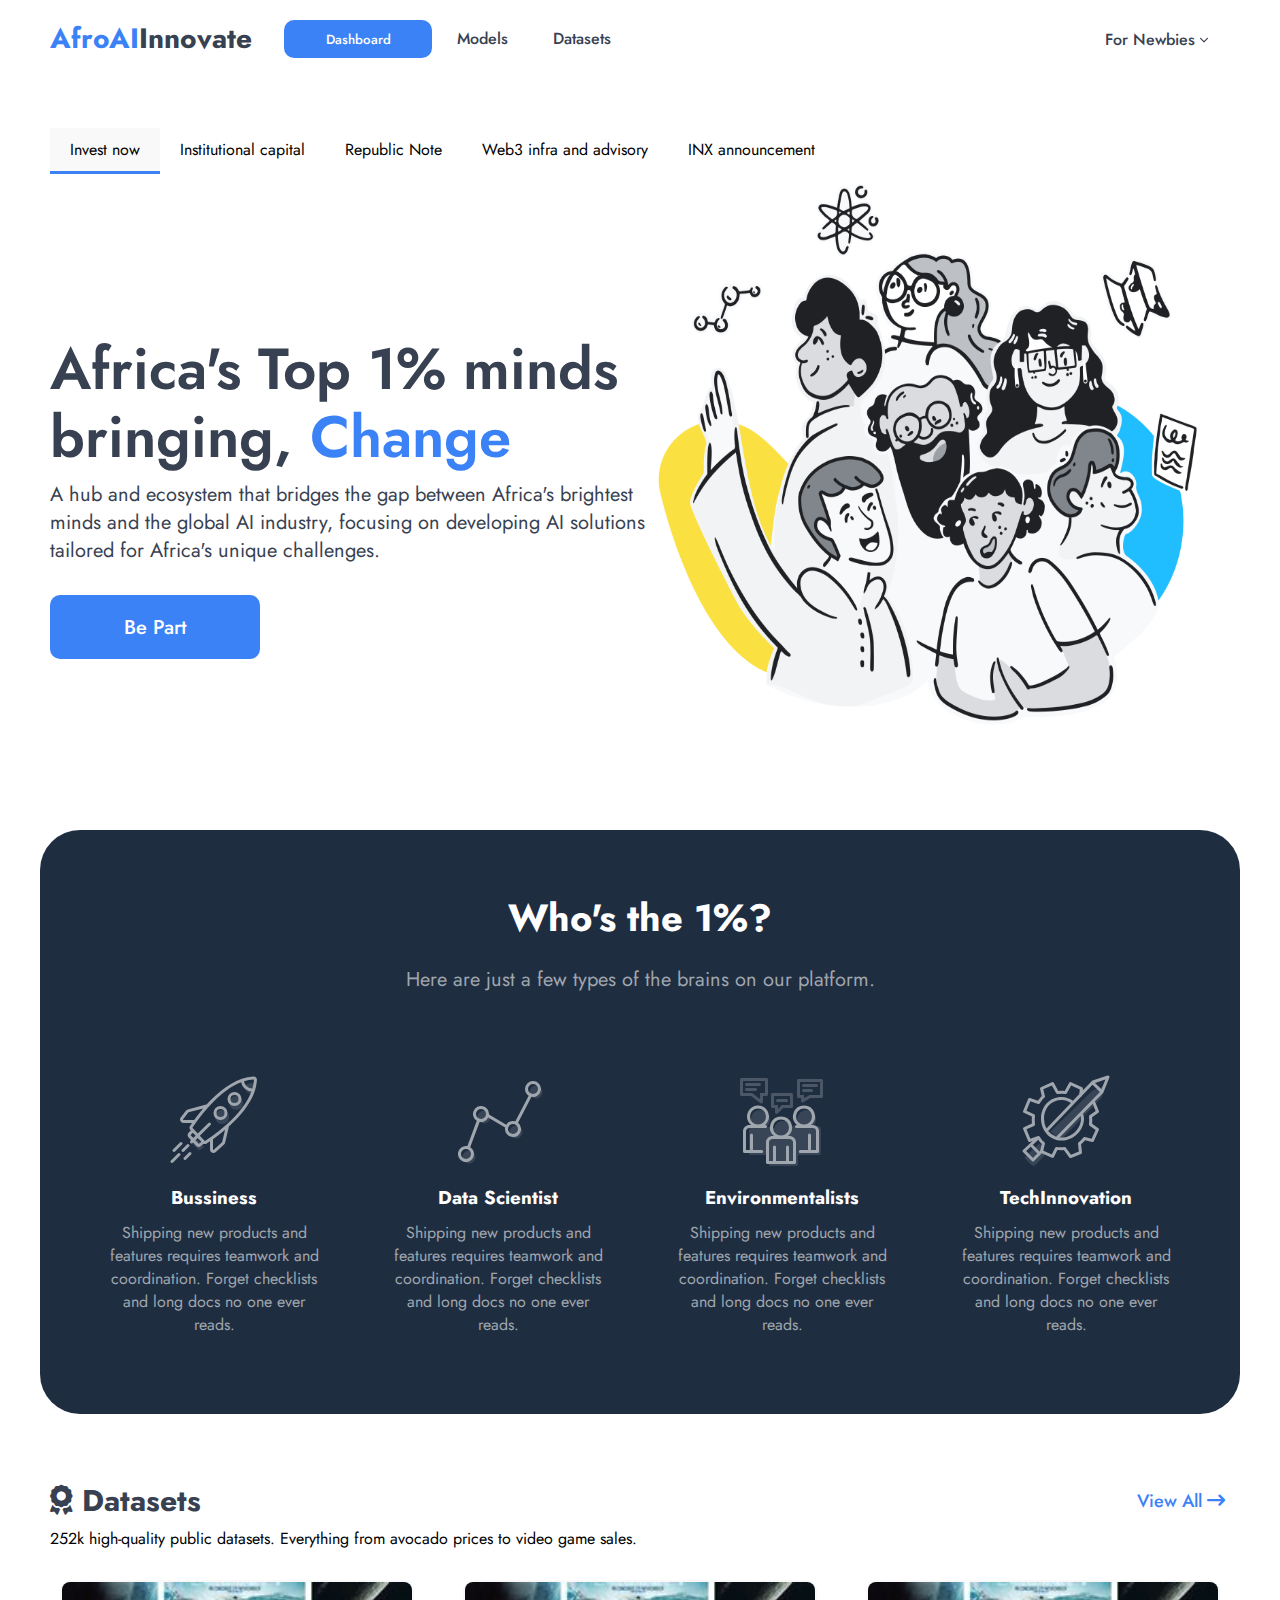
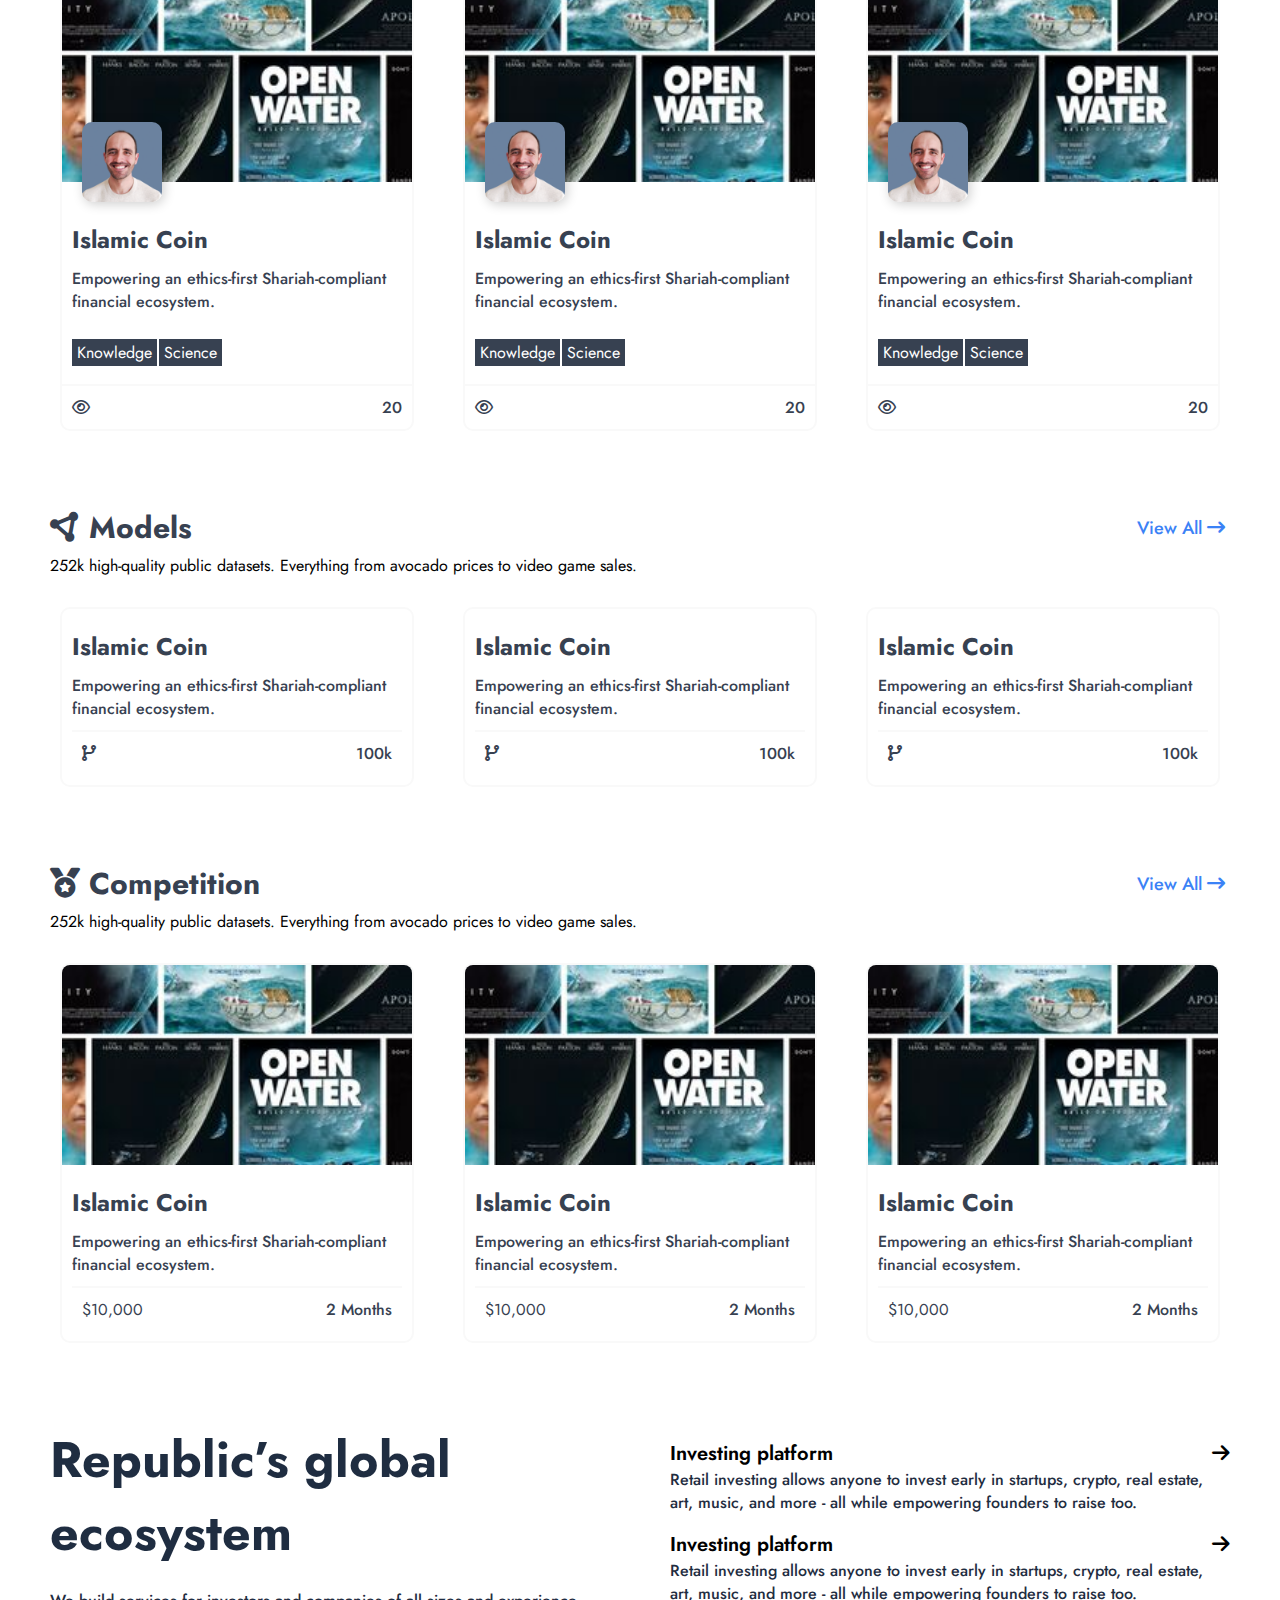
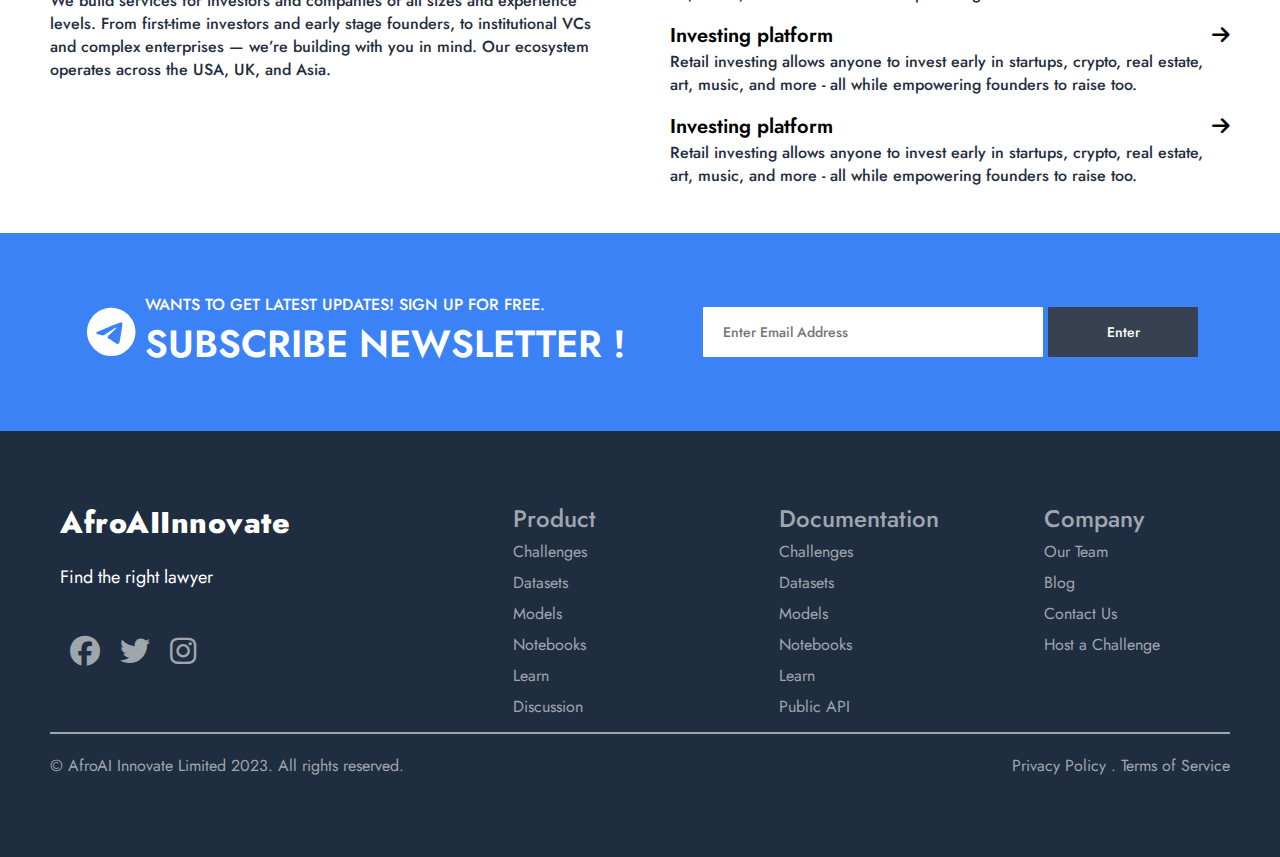
<file: afroaiinnovate/index.html>
<!DOCTYPE html>
<html lang="en">

<head>
    <meta charset="UTF-8">
    <meta name="viewport" content="width=device-width, initial-scale=1.0">

    <!-- == META OG Social Media Ads == -->
    <meta property="og:title" content="AfroAI Innovate" />
    <meta property="og:url" content="https://afroaiinnovate.web.app" />
    <meta property="og:image" content="https://afroaiinnovate.web.app/css/img/Facebook.png" />
    <meta property="og:type" content="website" />
    <meta property="og:desc revealription" content="AfroAI Innovate Upcoming Event" />

    <meta name="twitter:card" content="summary_large_image">
    <meta name="twitter:site" content="@AfroAI Innovate">
    <meta name="twitter:title" content="AfroAI Innovate">
    <meta name="twitter:desc revealription" content="AfroAI Innovate Upcoming Event">
    <meta name="twitter:image" content="https://afroaiinnovate.web.app/css/img/Twitter.png">
    <meta name="twitter:player" content="https://afroaiinnovate.web.app">
    <meta name="twitter:player:width" content="280">
    <meta name="twitter:player:height" content="150">

    <link rel="apple-touch-icon" sizes="180x180" href="css/favicon/apple-touch-icon.png">
    <link rel="icon" type="image/png" sizes="32x32" href="css/favicon/favicon-32x32.png">
    <link rel="icon" type="image/png" sizes="16x16" href="css/favicon/favicon-16x16.png">
    <link rel="manifest" href="css/favicon/site.webmanifest">
    <link rel="mask-icon" href="css/favicon/safari-pinned-tab.svg" color="#5bbad5">
    <link rel="shortcut icon" href="css/favicon/favicon.ico">
    <meta name="msapplication-TileColor" content="#ffffff">
    <meta name="msapplication-config" content="css/favicon/browserconfig.xml">
    <meta name="theme-color" content="#ffffff">

    <title>AfroAI Innovate</title>

    <!-- == Style == -->
    <link rel="stylesheet" href="css/style.css">
    <link rel="stylesheet" href="css/responsive.css">

    <!-- == Fonts == -->
    <link rel="preconnect" href="https://fonts.googleapis.com">
    <link rel="preconnect" href="https://fonts.gstatic.com" crossorigin>
    <link href="https://fonts.googleapis.com/css2?family=Jost:wght@100;200;300;400;500;600;700;800;900&display=swap"
        rel="stylesheet">

    <!-- == Icons == -->
    <link rel="stylesheet" href="https://cdnjs.cloudflare.com/ajax/libs/font-awesome/6.2.0/css/all.min.css"
        crossorigin="anonymous" />
    <script src="https://cdnjs.cloudflare.com/ajax/libs/jquery/2.2.4/jquery.min.js"></script>
    <script src="https://cdnjs.cloudflare.com/ajax/libs/jquery/3.3.1/jquery.min.js"></script>
    
    <!-- ==  == -->

</head>

<body>
    <!-- == Header == -->
        <header>
            <nav>
                <div class="nav-container container">
                    <div class="logo">
                        <a href="index.html">
                            <span class="logo-text-one">AfroAI</span>
                            <span class="logo-text-two">Innovate</span>
                        </a>
                    </div>
                    <div class="links" id="links">
                        <div class="cancel">
                            <span class="cancel-btn"><i class="fas fa-times"></i></span>
                        </div>
                        <div class="menu-item-lf">
                            <button class="find-btn" onclick="location.href='dashboard.html'">Dashboard</button>
                            <a href="dashboard.html">Models</a>
                            <a href="dashboard.html">Datasets</a>
                        </div>
                        <div class="dropdown">
                            <button class="dropbtn">For Newbies <svg xmlns="http://www.w3.org/2000/svg" viewBox="0 0 448 512" fill="currentColor" width="8" class="ml-2 h-3 w-3"><path d="M224 416c-8.188 0-16.38-3.125-22.62-9.375l-192-192c-12.5-12.5-12.5-32.75 0-45.25s32.75-12.5 45.25 0L224 338.8l169.4-169.4c12.5-12.5 32.75-12.5 45.25 0s12.5 32.75 0 45.25l-192 192C240.4 412.9 232.2 416 224 416z"></path></svg></button>
                            <div class="dropdown-content">
                            <div class="dropdown-extras">
                                <div class="drop-extra">
                                    <h4>FOR NEWBIES</h4>
                                    <div class="drop-extra-links">
                                        <a href="#">Marketing services</a>
                                        <a href="#">SEO</a>
                                        <a href="#">Copywriting</a>
                                        <a href="#">Social media management</a>
                                        <a href="#">Google Ads</a>
                                        <a href="#">Legal board</a>
                                    </div>
                                </div>
                                <div class="drop-extra">
                                    <h4>MEMBERSHIP</h4>
                                    <div class="drop-extra-links">
                                        <a href="#">How it works</a>
                                        <a href="#">Pricing</a>
                                        <div class="drop-extras-btns">
                                            <button class="login" onclick="location.href='login.html'">Login</button>
                                            <span>or</span>
                                            <button class="register" onclick="location.href='register.html'">Register</button>
                                        </div>
                                    </div>
                                </div>
                            </div>
                            </div>
                        </div>
                    </div>
                    <div class="menu-bar">
                        <span class="menu-btn">
                            <svg xmlns="http://www.w3.org/2000/svg" width="42" height="42" viewBox="0 0 42 42" fill="none">
                                <g clip-path="url(#clip0_302_221)">
                                    <path fill-rule="evenodd" clip-rule="evenodd"
                                        d="M0 9.84375C0 9.32161 0.207421 8.82085 0.576634 8.45163C0.945846 8.08242 1.44661 7.875 1.96875 7.875H40.0312C40.5534 7.875 41.0542 8.08242 41.4234 8.45163C41.7926 8.82085 42 9.32161 42 9.84375C42 10.3659 41.7926 10.8667 41.4234 11.2359C41.0542 11.6051 40.5534 11.8125 40.0312 11.8125H1.96875C1.44661 11.8125 0.945846 11.6051 0.576634 11.2359C0.207421 10.8667 0 10.3659 0 9.84375ZM0 21C0 20.4779 0.207421 19.9771 0.576634 19.6079C0.945846 19.2387 1.44661 19.0312 1.96875 19.0312H40.0312C40.5534 19.0312 41.0542 19.2387 41.4234 19.6079C41.7926 19.9771 42 20.4779 42 21C42 21.5221 41.7926 22.0229 41.4234 22.3921C41.0542 22.7613 40.5534 22.9688 40.0312 22.9688H1.96875C1.44661 22.9688 0.945846 22.7613 0.576634 22.3921C0.207421 22.0229 0 21.5221 0 21ZM1.96875 30.1875C1.44661 30.1875 0.945846 30.3949 0.576634 30.7641C0.207421 31.1333 0 31.6341 0 32.1562C0 32.6784 0.207421 33.1792 0.576634 33.5484C0.945846 33.9176 1.44661 34.125 1.96875 34.125H40.0312C40.5534 34.125 41.0542 33.9176 41.4234 33.5484C41.7926 33.1792 42 32.6784 42 32.1562C42 31.6341 41.7926 31.1333 41.4234 30.7641C41.0542 30.3949 40.5534 30.1875 40.0312 30.1875H1.96875Z"
                                        fill="black" />
                                </g>
                                <defs>
                                    <clipPath id="clip0_302_221">
                                        <rect width="42" height="42" fill="white" />
                                    </clipPath>
                                </defs>
                            </svg>
                        </span>
                    </div>
                </div>
            </nav>
        </header>
    <!-- == || Header == -->

    <!-- == Main == -->
        <main>
            <section class="banner">
                <div class="banner-container container">
                    <div class="tab-container">
                        <div class="tab">Invest now</div>
                        <div class="tab">Institutional capital</div>
                        <div class="tab">Republic Note</div>
                        <div class="tab">Web3 infra and advisory</div>
                        <div class="tab">INX announcement</div>
                    </div>
                    <div class="content-container">
                        <div class="tab-content">
                            <div class="tab-content-container">
                                <div class="bn-text">
                                    <div class="bn-txt-holder">
                                        <h1>Africa's Top 1% minds bringing, <span id="changing-text"></span></h1>
                                        <p>A hub and ecosystem that bridges the gap between Africa's brightest minds and the global AI industry, focusing on developing AI solutions tailored for Africa's unique challenges.</p>
                                        <div class="bn-btns">
                                            <button class="find-btn">Be Part</button>
                                        </div>
                                    </div>
                                </div>
                                <div class="bn-img">
                                    <img src="css/img/hero-illo@3x.png" alt="Lawyers">
                                </div>
                            </div>
                        </div>
                        <div class="tab-content">
                            <div class="tab-content-container">
                                <div class="bn-text">
                                    <div class="bn-txt-holder">
                                        <h1>Africa's Top 2% minds bringing, <span id="changing-text"></span></h1>
                                        <p>A hub and ecosystem that bridges the gap between Africa's brightest minds and the global AI industry, focusing on developing AI solutions tailored for Africa's unique challenges.</p>
                                        <div class="bn-btns">
                                            <button class="find-btn">Be Part</button>
                                        </div>
                                    </div>
                                </div>
                                <div class="bn-img">
                                    <img src="css/img/hero-illo@3x.png" alt="Lawyers">
                                </div>
                            </div>
                        </div>
                        <div class="tab-content">
                            <div class="tab-content-container">
                                <div class="bn-text">
                                    <div class="bn-txt-holder">
                                        <h1>Africa's Top 3% minds bringing, <span id="changing-text"></span></h1>
                                        <p>A hub and ecosystem that bridges the gap between Africa's brightest minds and the global AI industry, focusing on developing AI solutions tailored for Africa's unique challenges.</p>
                                        <div class="bn-btns">
                                            <button class="find-btn">Be Part</button>
                                        </div>
                                    </div>
                                </div>
                                <div class="bn-img">
                                    <img src="css/img/hero-illo@3x.png" alt="Lawyers">
                                </div>
                            </div>
                        </div>
                        <div class="tab-content">
                            <div class="tab-content-container">
                                <div class="bn-text">
                                    <div class="bn-txt-holder">
                                        <h1>Africa's Top 4% minds bringing, <span id="changing-text"></span></h1>
                                        <p>A hub and ecosystem that bridges the gap between Africa's brightest minds and the global AI industry, focusing on developing AI solutions tailored for Africa's unique challenges.</p>
                                        <div class="bn-btns">
                                            <button class="find-btn">Be Part</button>
                                        </div>
                                    </div>
                                </div>
                                <div class="bn-img">
                                    <img src="css/img/hero-illo@3x.png" alt="Lawyers">
                                </div>
                            </div>
                        </div>
                        <div class="tab-content">
                            <div class="tab-content-container">
                                <div class="bn-text">
                                    <div class="bn-txt-holder">
                                        <h1>Africa's Top 5% minds bringing, <span id="changing-text"></span></h1>
                                        <p>A hub and ecosystem that bridges the gap between Africa's brightest minds and the global AI industry, focusing on developing AI solutions tailored for Africa's unique challenges.</p>
                                        <div class="bn-btns">
                                            <button class="find-btn">Be Part</button>
                                        </div>
                                    </div>
                                </div>
                                <div class="bn-img">
                                    <img src="css/img/hero-illo@3x.png" alt="Lawyers">
                                </div>
                            </div>
                        </div>
                    </div>
                </div>
                <script>
                    document.addEventListener("DOMContentLoaded", function () {
                        // Get all tab elements and tab content elements
                        const tabs = document.querySelectorAll(".tab");
                        const tabContents = document.querySelectorAll(".tab-content");
                    
                        // Add click event listeners to each tab
                        tabs.forEach((tab, index) => {
                            tab.addEventListener("click", () => {
                                // Hide all tab content elements
                                tabContents.forEach((content) => {
                                    content.style.display = "none";
                                });
                    
                                // Show the selected tab content
                                tabContents[index].style.display = "block";
                    
                                // Remove the "active" class from all tabs
                                tabs.forEach((t) => {
                                    t.classList.remove("active");
                                });
                    
                                // Add the "active" class to the clicked tab
                                tab.classList.add("active");
                            });
                        });
                    
                        // Show the content of the first tab by default
                        tabContents[0].style.display = "block";
                        tabs[0].classList.add("active");
                    });
                </script>
            </section>
            <section class="community-talent">
                <div class="community-talent-contain container">
                    <div class="ctc-head">
                        <h2>Who's the <span>1%</span>?</h2>
                        <p>Here are just a few types of the brains on our platform.</p>
                    </div>
                    <div class="ctc-content">
                        <div class="ctc-card">
                            <div class="svg-logo">
                                <svg aria-hidden="true" class="fc-black-300 mb0 mx32 svg-spot spotRocketLg" width="96" height="96" viewBox="0 0 96 96"><path d="M78.2 14.36a1.73 1.73 0 0 1 1.27-1.85 37.5 37.5 0 0 1 7.66-1.5c1.09-.09 1.98.8 1.9 1.89-.21 2.6-.79 5.19-1.56 7.8a1.71 1.71 0 0 1-1.66 1.28c-4.27-.16-7.08-3.56-7.62-7.62ZM34.55 77.77l3.55-2.84-10-11-3.36 2.69c-.89.7-1 2.02-.23 2.86l7.34 8.08c.7.77 1.88.86 2.7.21ZM70.1 37.93a7 7 0 1 0 0-14 7 7 0 0 0 0 14Zm-7 7a7 7 0 1 1-14 0 7 7 0 0 1 14 0Z" opacity=".2"></path><path d="M75.5 27a7 7 0 1 1-14 0 7 7 0 0 1 14 0Zm-7 4a4 4 0 1 0 0-8 4 4 0 0 0 0 8Zm-14 17a7 7 0 1 0 0-14 7 7 0 0 0 0 14Zm4-7a4 4 0 1 1-8 0 4 4 0 0 1 8 0ZM27.21 70.41l2.93 3.23a3.47 3.47 0 0 0 4.74.37l2.82-2.25c.95.34 2.03.25 2.95-.33.8-.51 1.95-1.26 3.35-2.2v8.29c0 3.02 3.6 4.6 5.82 2.56l8.25-7.56a3.5 3.5 0 0 0 1.03-1.77l3.84-16.33c1.7-1.53 3.4-3.13 5.08-4.8 11.26-11.2 22.04-25.83 22.92-41.56a3.32 3.32 0 0 0-3.5-3.5c-15.71.86-30.38 11.47-41.59 22.54a161.7 161.7 0 0 0-5.19 5.4 1.5 1.5 0 0 0-.54.05l-18.35 4.83c-.74.2-1.4.63-1.87 1.25l-5.18 6.8A3.47 3.47 0 0 0 17.48 51H26c-.83 1.21-1.5 2.2-1.95 2.92a3.42 3.42 0 0 0 .38 4.2l.4.43-2.06 2.06a3.47 3.47 0 0 0-.11 4.79l2.53 2.79-.75.75a1.5 1.5 0 0 0 2.12 2.12l.65-.65ZM87.95 7.9c-.17 2.9-.7 5.78-1.53 8.61a9.21 9.21 0 0 1-5.8-2.27 7.13 7.13 0 0 1-2.6-4.88 39.23 39.23 0 0 1 9.59-1.8c.2 0 .35.15.34.34ZM47.96 29.24c7.87-7.77 17.2-15.02 27.15-18.87a10.32 10.32 0 0 0 3.54 6.13 12.33 12.33 0 0 0 6.8 2.95c-3.8 10.29-11.39 19.93-19.54 28.03A169.1 169.1 0 0 1 39.04 68.9c-.15.1-.37.08-.53-.09l-4.68-5.02 10.73-10.73a1.5 1.5 0 0 0-2.12-2.12L31.78 61.6l-5.16-5.53a.42.42 0 0 1-.06-.52 167.03 167.03 0 0 1 21.4-26.31Zm-18.3 34.48-2.35 2.35-2.43-2.69a.47.47 0 0 1 .01-.65l1.99-1.99 2.78 2.98Zm-.33 4.57 2.37-2.37 3.64 3.89L33 71.67a.47.47 0 0 1-.65-.05l-3.03-3.33ZM47 67.15c3.38-2.4 7.6-5.56 12.06-9.34l-2.88 12.25a.47.47 0 0 1-.14.24l-8.25 7.56a.47.47 0 0 1-.79-.34V67.15Zm-9.8-30.73A177.28 177.28 0 0 0 28.11 48H17.48a.47.47 0 0 1-.37-.76l5.17-6.8a.47.47 0 0 1 .26-.16l14.67-3.86ZM14.06 81.44a1.5 1.5 0 0 1 0 2.12l-7 7a1.5 1.5 0 0 1-2.12-2.12l7-7a1.5 1.5 0 0 1 2.12 0Zm9-6.88a1.5 1.5 0 0 0-2.12-2.12l-5 5a1.5 1.5 0 0 0 2.12 2.12l5-5Zm-7-4.12a1.5 1.5 0 0 1 0 2.12l-7 7a1.5 1.5 0 0 1-2.12-2.12l7-7a1.5 1.5 0 0 1 2.12 0Zm9 12.12a1.5 1.5 0 0 0-2.12-2.12l-5 5a1.5 1.5 0 0 0 2.12 2.12l5-5Z"></path></svg>
                            </div>
                            <h3>Bussiness</h3>
                            <p class="hidden-paragraph">Shipping new products and features requires teamwork and coordination. Forget checklists and long docs no one ever reads.</p>
                        </div>
                        <div class="ctc-card">
                            <div class="svg-logo">
                                <svg aria-hidden="true" class="fc-black-300 mb0 mx32 svg-spot spotMetricsLg" width="96" height="96" viewBox="0 0 96 96"><path d="M86 26.5a6.5 6.5 0 1 0 0-13 6.5 6.5 0 0 0 0 13Zm-52 25a6.5 6.5 0 1 0 0-13 6.5 6.5 0 0 0 0 13Zm-15 40a6.5 6.5 0 1 0 0-13 6.5 6.5 0 0 0 0 13ZM72.5 60a6.5 6.5 0 1 1-13 0 6.5 6.5 0 0 1 13 0Z" opacity=".2"></path><path d="M75 17a8 8 0 1 1 6.49 7.86L68.04 50.79A7.98 7.98 0 0 1 63 65a8 8 0 0 1-7.85-9.55l-17-9.84a8 8 0 0 1-8.56 4.27L20.21 75.2a8 8 0 1 1-2.8-1.08l9.38-25.32a8 8 0 1 1 12.19-6.18l17.3 10.02a8 8 0 0 1 9.12-3.27l13.29-25.63A8 8 0 0 1 75 17Zm8-5a5 5 0 1 0 0 10 5 5 0 0 0 0-10ZM31 37a5 5 0 1 0 0 10 5 5 0 0 0 0-10ZM16 77a5 5 0 1 0 0 10 5 5 0 0 0 0-10Zm42-20a5 5 0 1 0 10 0 5 5 0 0 0-10 0Z"></path></svg>
                            </div>
                            <h3>Data Scientist</h3>
                            <p class="hidden-paragraph">Shipping new products and features requires teamwork and coordination. Forget checklists and long docs no one ever reads.</p>
                        </div>
                        <div class="ctc-card">
                            <div class="svg-logo">
                                <svg aria-hidden="true" class="fc-black-300 mb0 mx32 svg-spot spotPeopleLg" width="96" height="96" viewBox="0 0 96 96"><path d="M36 47.5a9.48 9.48 0 0 1-3.67 7.5h5.76a1 1 0 0 1 .7.29l1.39 1.36A9.5 9.5 0 0 1 57.87 54h7.7a9.5 9.5 0 1 1 13.86 0H83a4 4 0 0 1 4 4v23a2 2 0 0 1-2 2H64v10a1 1 0 0 1-1 1H36a1 1 0 0 1-1-1V83H16a1 1 0 0 1-1-1V59a4 4 0 0 1 4-4h1.67a9.48 9.48 0 0 1 5.83-17 9.5 9.5 0 0 1 9.5 9.5Z" opacity=".2"></path><path d="M13 44.5A11 11 0 1 1 30.98 53h.52a1.5 1.5 0 0 1 0 3H15.54C13.5 56 12 57.54 12 59.21V78h4.38a1.5 1.5 0 0 1-.38-1V63a1.5 1.5 0 0 1 3 0v14c0 .38-.14.73-.38 1h9.06a1.5 1.5 0 0 1 0 3H10.5A1.5 1.5 0 0 1 9 79.5V59.21c0-3.5 3.03-6.21 6.54-6.21h1.48A10.98 10.98 0 0 1 13 44.5Zm11-8a8 8 0 1 0 0 16 8 8 0 0 0 0-16Zm23 8A11 11 0 0 0 40.02 64h-1.33C35.12 64 32 66.73 32 70.3v20.2c0 .83.67 1.5 1.5 1.5h27c.83 0 1.5-.67 1.5-1.5V70.3c0-3.57-3.12-6.3-6.7-6.3h-1.32A11 11 0 0 0 47 44.5Zm-8 11a8 8 0 1 1 16 0 8 8 0 0 1-16 0Zm-4 14.8c0-1.7 1.55-3.3 3.7-3.3h16.6c2.15 0 3.7 1.6 3.7 3.3V89h-4V75a1.5 1.5 0 0 0-3 0v14H42V75a1.5 1.5 0 0 0-3 0v14h-4V70.3Zm35-36.8A11 11 0 0 1 76.98 53h1.7A6.28 6.28 0 0 1 85 59.21V79.5c0 .83-.67 1.5-1.5 1.5H66.32a1.5 1.5 0 0 1 0-3h8.06a1.5 1.5 0 0 1-.38-1V63a1.5 1.5 0 0 1 3 0v14c0 .38-.14.73-.38 1H82V59.21A3.28 3.28 0 0 0 78.68 56H62.5a1.5 1.5 0 0 1 0-3h.52A11 11 0 0 1 70 33.5Zm8 11a8 8 0 1 0-16 0 8 8 0 0 0 16 0Z"></path><path d="M12.5 11a1.5 1.5 0 0 0 0 3h13a1.5 1.5 0 0 0 0-3h-13ZM11 17.5c0-.83.67-1.5 1.5-1.5h9a1.5 1.5 0 0 1 0 3h-9a1.5 1.5 0 0 1-1.5-1.5Zm-5-10C6 6.67 6.67 6 7.5 6h25c.83 0 1.5.67 1.5 1.5v15c0 .83-.67 1.5-1.5 1.5H29v6a1.5 1.5 0 0 1-2.4 1.2L17 24H7.5A1.5 1.5 0 0 1 6 22.5v-15ZM9 9v12h8.5c.32 0 .64.1.9.3L26 27v-6h5V9H9Zm60.5 3a1.5 1.5 0 0 0 0 3h13a1.5 1.5 0 0 0 0-3h-13ZM68 18.5c0-.83.67-1.5 1.5-1.5h8a1.5 1.5 0 0 1 0 3h-8a1.5 1.5 0 0 1-1.5-1.5ZM87.5 7c.83 0 1.5.67 1.5 1.5v16c0 .83-.67 1.5-1.5 1.5H76.42l-7.15 4.29A1.5 1.5 0 0 1 67 29v-3h-2.5a1.5 1.5 0 0 1-1.5-1.5v-16c0-.83.67-1.5 1.5-1.5h23ZM86 23V10H66v13h4v3.35l5.23-3.14c.23-.14.5-.21.77-.21h10Zm-42.5 4a1.5 1.5 0 0 0 0 3h9a1.5 1.5 0 0 0 0-3h-9ZM59 22.5c0-.83-.67-1.5-1.5-1.5h-19c-.83 0-1.5.67-1.5 1.5v12c0 .83.67 1.5 1.5 1.5H41v4.5a1.5 1.5 0 0 0 2.56 1.06L49.12 36h8.38c.83 0 1.5-.67 1.5-1.5v-12ZM40 24h16v9h-8.12L44 36.88V33h-4v-9Z" opacity=".35"></path></svg>
                            </div>
                            <h3>Environmentalists</h3>
                            <p class="hidden-paragraph">Shipping new products and features requires teamwork and coordination. Forget checklists and long docs no one ever reads.</p>
                        </div>
                        <div class="ctc-card">
                            <div class="svg-logo">
                                <svg aria-hidden="true" class="fc-black-300 mb0 mx32 svg-spot spotTechnicalWritingLg" width="96" height="96" viewBox="0 0 96 96"><path d="M33.3 60.21a1 1 0 0 1-.04-1.46l41.1-40.1a1 1 0 0 1 .33-.22l10.83-4.17a1 1 0 0 1 1.31 1.25l-3.26 9.78a1 1 0 0 1-.22.37L43.17 67.8a1 1 0 0 1-1.4.05l-8.48-7.64Zm-9.19 19.02a1 1 0 0 0 .38.98l2.12 1.61a1 1 0 0 1 .11 1.49l-9.1 9.48a3 3 0 0 1-4.29.04l-5.1-5.1a3 3 0 0 1 .11-4.35l12.5-11.28a1 1 0 0 1 1.33-.01l2.38 2.08a1 1 0 0 1 .33.94l-.77 4.12Z" opacity=".2"></path><path d="M91.4 5.56a1.5 1.5 0 0 0-1.87-1.98l-15 5c-.24.07-.44.2-.61.38l-9.2 9.6.26-1.85a1.5 1.5 0 0 0-.86-1.58l-11-5a1.5 1.5 0 0 0-1.93.64l-4.51 8.12c-2.16-.21-4.27-.2-6.35 0l-4.52-8.12a1.5 1.5 0 0 0-1.93-.64l-11 5a1.5 1.5 0 0 0-.84 1.73l1.77 7.06c-.9.76-1.6 1.62-2.22 2.46-.32.44-.63.9-.93 1.33v.01a245.75 245.75 0 0 1-.71 1.01l-7.98-2.65a1.5 1.5 0 0 0-1.85.84l-5 12a1.5 1.5 0 0 0 .77 1.95l8 3.56c-.2 2.27-.2 4.93 0 7.14l-8 3.56a1.5 1.5 0 0 0-.77 1.95l5 12a1.5 1.5 0 0 0 1.85.84l2.58-.86-9.57 8.84a1.5 1.5 0 0 0-.04 2.16l9 9a1.5 1.5 0 0 0 2.12 0l7.77-7.76 10.05 4.57c.73.33 1.6.02 1.96-.7l3.53-7.06c2.19.22 4.34.2 6.45-.02l5.48 7.31c.4.54 1.13.74 1.76.5l10-4c.62-.26 1-.9.93-1.57l-.9-8.13a21 21 0 0 0 3.99-4.01l7.06 1.77a1.5 1.5 0 0 0 1.73-.84l5-11a1.5 1.5 0 0 0-.5-1.84L74.1 51.8c.24-2.24.22-4.44 0-6.6l6.28-4.48c.57-.4.78-1.15.52-1.8l-3.59-8.64a1.5 1.5 0 0 0-.58-.7l8.35-8.53c.14-.14.25-.3.32-.5l6-15ZM20.01 68.1c.1-.09.18-.19.25-.3 1 1.46 2.1 2.94 3.55 4.24l-1.67 6.7-.65.64-5.94-5.94a1.5 1.5 0 0 0-.86-.43l5.32-4.9ZM13 74.58c.02.36.17.7.44.98l5.94 5.94L15 85.88l-6.84-6.84L13 74.58Zm12.34 3.74 1.62-6.46a1.5 1.5 0 0 0-.53-1.54c-1.7-1.33-2.8-2.93-4.13-4.86l-.57-.82a1.5 1.5 0 0 0-1.7-.56l-7.68 2.56-3.9-9.36 7.66-3.4c.6-.28.96-.91.88-1.57a37.6 37.6 0 0 1 0-8.61 1.5 1.5 0 0 0-.88-1.57l-7.66-3.4 3.9-9.37 7.68 2.56c.6.2 1.26 0 1.65-.5.45-.57.86-1.15 1.24-1.7l.22-.32.87-1.24a10.1 10.1 0 0 1 2.35-2.43c.5-.36.75-.99.6-1.6l-1.7-6.78 8.6-3.91 4.33 7.79c.3.53.89.84 1.5.76a29.4 29.4 0 0 1 7.61 0 1.5 1.5 0 0 0 1.51-.76l4.33-7.8 8.72 3.97-.7 4.87-6.23 6.5a14.06 14.06 0 0 0-4.86-2.61A21.77 21.77 0 0 0 43.5 25C31.49 25 23 34.69 23 46.5c0 11.76 8.53 22.1 20.6 22.1C55.47 68.6 66 58.44 66 46.5a10.2 10.2 0 0 0-1.14-4.65l-.02-.02a4.72 4.72 0 0 0-.03-.06l9.84-10.06 3 7.26-6.02 4.3A1.5 1.5 0 0 0 71 44.7c.32 2.5.35 5.04 0 7.61-.07.55.17 1.1.62 1.42l6 4.28-3.98 8.74-6.79-1.7a1.5 1.5 0 0 0-1.54.53c-1.66 2.12-2.65 3.29-4.68 4.7-.45.31-.7.85-.63 1.4l.87 7.86L53 82.69l-5.31-7.08a1.5 1.5 0 0 0-1.39-.59c-2.5.32-5.04.35-7.61 0a1.5 1.5 0 0 0-1.54.82l-3.36 6.7-8.32-3.78a1.5 1.5 0 0 0-.14-.43Zm37.38-53.34a1.5 1.5 0 0 0 1.26-1.27l.01-.06 10.54-11 7.36 7.36-43.73 44.7a17.18 17.18 0 0 1-8-5.76l32.56-33.97ZM49.1 29c1.62.55 2.93 1.23 3.74 1.94L28.47 56.38A20.59 20.59 0 0 1 26 46.5C26 36.14 33.34 28 43.5 28c1.58 0 3.68.35 5.61 1Zm-5.52 36.6c-.67 0-1.34-.04-1.99-.11l20.96-21.43.02.04v.02c.21.59.42 1.42.42 2.38 0 10.23-9.12 19.1-19.4 19.1Zm39.86-48.27-6.42-6.42L87.4 7.45l-3.96 9.88Z"></path></svg>
                            </div>
                            <h3>TechInnovation</h3>
                            <p class="hidden-paragraph">Shipping new products and features requires teamwork and coordination. Forget checklists and long docs no one ever reads.</p>
                        </div>
                    </div>
                </div>
            </section>
            <section class="updates">
                <div class="updates-contain container">
                    <div class="updates-top">
                        <div class="updates-head-top">
                            <h2><i class="fa-solid fa-award"></i> Datasets</h2>
                            <a href="#">View All <i class="fa-solid fa-arrow-right-long"></i></a>
                        </div>
                        <p>252k high-quality public datasets. Everything from avocado prices to video game sales.</p>
                    </div>
                    <div class="updates-btm">
                        <a href="single_challenge.html" class="update-card">
                            <div class="card-image">
                                <img src="css/img/topic image.jpg" alt="AfroAIInnovate">
                            </div>
                            <div class="card-text">
                                <div class="logo-image">
                                    <img src="css/img/profile image.png" alt="AfroAIInnovate">
                                </div>
                                <div class="info-text">
                                    <h2>Islamic Coin</h2>
                                    <p>Empowering an ethics-first Shariah-compliant financial ecosystem.</p>
                                </div>
                                <div class="card-tags">
                                    <span>Knowledge</span>
                                    <span>Science</span>
                                </div>
                            </div>
                            <div class="status-text">
                                <span><i class="fa-regular fa-eye"></i></span>
                                <span>20</span>
                            </div>
                        </a>
                        <a href="single_challenge.html" class="update-card">
                            <div class="card-image">
                                <img src="css/img/topic image.jpg" alt="AfroAIInnovate">
                            </div>
                            <div class="card-text">
                                <div class="logo-image">
                                    <img src="css/img/profile image.png" alt="AfroAIInnovate">
                                </div>
                                <div class="info-text">
                                    <h2>Islamic Coin</h2>
                                    <p>Empowering an ethics-first Shariah-compliant financial ecosystem.</p>
                                </div>
                                <div class="card-tags">
                                    <span>Knowledge</span>
                                    <span>Science</span>
                                </div>
                            </div>
                            <div class="status-text">
                                <span><i class="fa-regular fa-eye"></i></span>
                                <span>20</span>
                            </div>
                        </a>
                        <a href="single_challenge.html" class="update-card">
                            <div class="card-image">
                                <img src="css/img/topic image.jpg" alt="AfroAIInnovate">
                            </div>
                            <div class="card-text">
                                <div class="logo-image">
                                    <img src="css/img/profile image.png" alt="AfroAIInnovate">
                                </div>
                                <div class="info-text">
                                    <h2>Islamic Coin</h2>
                                    <p>Empowering an ethics-first Shariah-compliant financial ecosystem.</p>
                                </div>
                                <div class="card-tags">
                                    <span>Knowledge</span>
                                    <span>Science</span>
                                </div>
                            </div>
                            <div class="status-text">
                                <span><i class="fa-regular fa-eye"></i></span>
                                <span>20</span>
                            </div>
                        </a>
                    </div>
                </div>
            </section>
            <section class="updates">
                <div class="updates-contain container">
                    <div class="updates-top">
                        <div class="updates-head-top">
                            <h2><i class="fa-solid fa-circle-nodes"></i> Models</h2>
                            <a href="#">View All <i class="fa-solid fa-arrow-right-long"></i></a>
                        </div>
                        <p>252k high-quality public datasets. Everything from avocado prices to video game sales.</p>
                    </div>
                    <div class="updates-btm">
                        <a href="single_challenge.html" class="update-card model">
                            <div class="card-text">
                                <div class="info-text">
                                    <h2>Islamic Coin</h2>
                                    <p>Empowering an ethics-first Shariah-compliant financial ecosystem.</p>
                                </div>
                                <div class="status-text">
                                    <span><i class="fa-solid fa-code-branch"></i></span>
                                    <span>100k</span>
                                </div>
                            </div>
                        </a>
                        <a href="single_challenge.html" class="update-card model">
                            <div class="card-text">
                                <div class="info-text">
                                    <h2>Islamic Coin</h2>
                                    <p>Empowering an ethics-first Shariah-compliant financial ecosystem.</p>
                                </div>
                                <div class="status-text">
                                    <span><i class="fa-solid fa-code-branch"></i></span>
                                    <span>100k</span>
                                </div>
                            </div>
                        </a>
                        <a href="single_challenge.html" class="update-card model">
                            <div class="card-text">
                                <div class="info-text">
                                    <h2>Islamic Coin</h2>
                                    <p>Empowering an ethics-first Shariah-compliant financial ecosystem.</p>
                                </div>
                                <div class="status-text">
                                    <span><i class="fa-solid fa-code-branch"></i></span>
                                    <span>100k</span>
                                </div>
                            </div>
                        </a>
                    </div>
                </div>
            </section>
            <section class="updates">
                <div class="updates-contain container">
                    <div class="updates-top">
                        <div class="updates-head-top">
                            <h2><i class="fa-solid fa-medal"></i> Competition</h2>
                            <a href="#">View All <i class="fa-solid fa-arrow-right-long"></i></a>
                        </div>
                        <p>252k high-quality public datasets. Everything from avocado prices to video game sales.</p>
                    </div>
                    <div class="updates-btm">
                        <a href="single_challenge.html" class="update-card competition">
                            <div class="card-image">
                                <img src="css/img/topic image.jpg" alt="AfroAIInnovate">
                            </div>
                            <div class="card-text">
                                <div class="info-text">
                                    <h2>Islamic Coin</h2>
                                    <p>Empowering an ethics-first Shariah-compliant financial ecosystem.</p>
                                </div>
                                <div class="status-text">
                                    <span>$10,000</span>
                                    <span>2 Months</span>
                                </div>
                            </div>
                        </a>
                        <a href="single_challenge.html" class="update-card competition">
                            <div class="card-image">
                                <img src="css/img/topic image.jpg" alt="AfroAIInnovate">
                            </div>
                            <div class="card-text">
                                <div class="info-text">
                                    <h2>Islamic Coin</h2>
                                    <p>Empowering an ethics-first Shariah-compliant financial ecosystem.</p>
                                </div>
                                <div class="status-text">
                                    <span>$10,000</span>
                                    <span>2 Months</span>
                                </div>
                            </div>
                        </a>
                        <a href="single_challenge.html" class="update-card competition">
                            <div class="card-image">
                                <img src="css/img/topic image.jpg" alt="AfroAIInnovate">
                            </div>
                            <div class="card-text">
                                <div class="info-text">
                                    <h2>Islamic Coin</h2>
                                    <p>Empowering an ethics-first Shariah-compliant financial ecosystem.</p>
                                </div>
                                <div class="status-text">
                                    <span>$10,000</span>
                                    <span>2 Months</span>
                                </div>
                            </div>
                        </a>
                    </div>
                </div>
            </section>
            <section class="founders">
                <div class="founders-contain container">
                    <div class="left">
                        <h1>Republic’s global ecosystem</h1>
                        <p>We build services for investors and companies of all sizes and experience levels. From first-time investors and early stage founders, to institutional VCs and complex enterprises — we’re building with you in mind. Our ecosystem operates across the USA, UK, and Asia.</p>
                    </div>
                    <div class="right">
                        <div class="founders-card">
                            <div class="card-top">
                                <span>Investing platform</span>
                                <span><i class="fa-solid fa-arrow-right"></i></span>
                            </div>
                            <p>Retail investing allows anyone to invest early in startups, crypto, real estate, art, music, and more - all while empowering founders to raise too.</p>
                        </div>
                        <div class="founders-card">
                            <div class="card-top">
                                <span>Investing platform</span>
                                <span><i class="fa-solid fa-arrow-right"></i></span>
                            </div>
                            <p>Retail investing allows anyone to invest early in startups, crypto, real estate, art, music, and more - all while empowering founders to raise too.</p>
                        </div>
                        <div class="founders-card">
                            <div class="card-top">
                                <span>Investing platform</span>
                                <span><i class="fa-solid fa-arrow-right"></i></span>
                            </div>
                            <p>Retail investing allows anyone to invest early in startups, crypto, real estate, art, music, and more - all while empowering founders to raise too.</p>
                        </div>
                        <div class="founders-card">
                            <div class="card-top">
                                <span>Investing platform</span>
                                <span><i class="fa-solid fa-arrow-right"></i></span>
                            </div>
                            <p>Retail investing allows anyone to invest early in startups, crypto, real estate, art, music, and more - all while empowering founders to raise too.</p>
                        </div>
                    </div>
                </div>
            </section>
            <section class="newsletter">
                <div class="newsletter-contain container">
                    <div class="text">
                        <div class="img">
                            <i class="fa-brands fa-telegram"></i>
                        </div>
                        <div class="news-txt">
                            <span>WANTS TO GET LATEST UPDATES! SIGN UP FOR FREE.</span>
                            <h1>SUBSCRIBE NEWSLETTER !</h1>
                        </div>
                    </div>
                    <div class="form ">
                        <form class="newsletter">
                            <input type="text" placeholder="Enter Email Address">
                            <button type="submit">Enter</button>
                        </form>
                    </div>
                </div>
            </section>
        </main>
    <!-- == || Main == -->

    <!-- == Footer == -->
        <footer>
            <div class="ft-holder container">
                <div class="top-ft">
                    <div class="ft-column social">
                        <h1>AfroAIInnovate</h1>
                        <p>Find the right lawyer</p>
                        <div class="social-icons">
                            <a href="#"><i class="fab fa-facebook"></i></a>
                            <a href="#"><i class="fab fa-twitter"></i></a>
                            <a href="#"><i class="fab fa-instagram"></i></a>
                        </div>
                    </div>
                    <div class="ft-column link">
                        <h2>Product</h2>
                        <ul>
                            <li><a href="#">Challenges</a></li>
                            <li><a href="#">Datasets</a></li>
                            <li><a href="#">Models</a></li>
                            <li><a href="#">Notebooks</a></li>
                            <li><a href="#">Learn</a></li>
                            <li><a href="#">Discussion</a></li>
                        </ul>
                    </div>
                    <div class="ft-column link">
                        <h2>Documentation</h2>
                        <ul>
                            <li><a href="#">Challenges</a></li>
                            <li><a href="#">Datasets</a></li>
                            <li><a href="#">Models</a></li>
                            <li><a href="#">Notebooks</a></li>
                            <li><a href="#">Learn</a></li>
                            <li><a href="#">Public API</a></li>
                        </ul>
                    </div>
                    <div class="ft-column link">
                        <h2>Company</h2>
                        <ul>
                            <li><a href="#">Our Team</a></li>
                            <li><a href="#">Blog</a></li>
                            <li><a href="#">Contact Us</a></li>
                            <li><a href="#">Host a Challenge</a></li>
                        </ul>
                    </div>
                </div>
                <div class="bottom-ft">
                    <div class="copyright">
                        <p>© AfroAI Innovate Limited 2023. All rights reserved.</p>
                    </div>
                    <div class="ft-legal-links">
                        <a href="#">Privacy Policy</a>
                        <span>.</span>
                        <a href="#">Terms of Service</a>
                    </div>
                </div>
            </div>
        </footer>
    <!-- == || Footer == -->

    <!-- == Scripts == -->
    <script src="js/scripts.js"></script>
</body>

</html>
</file>
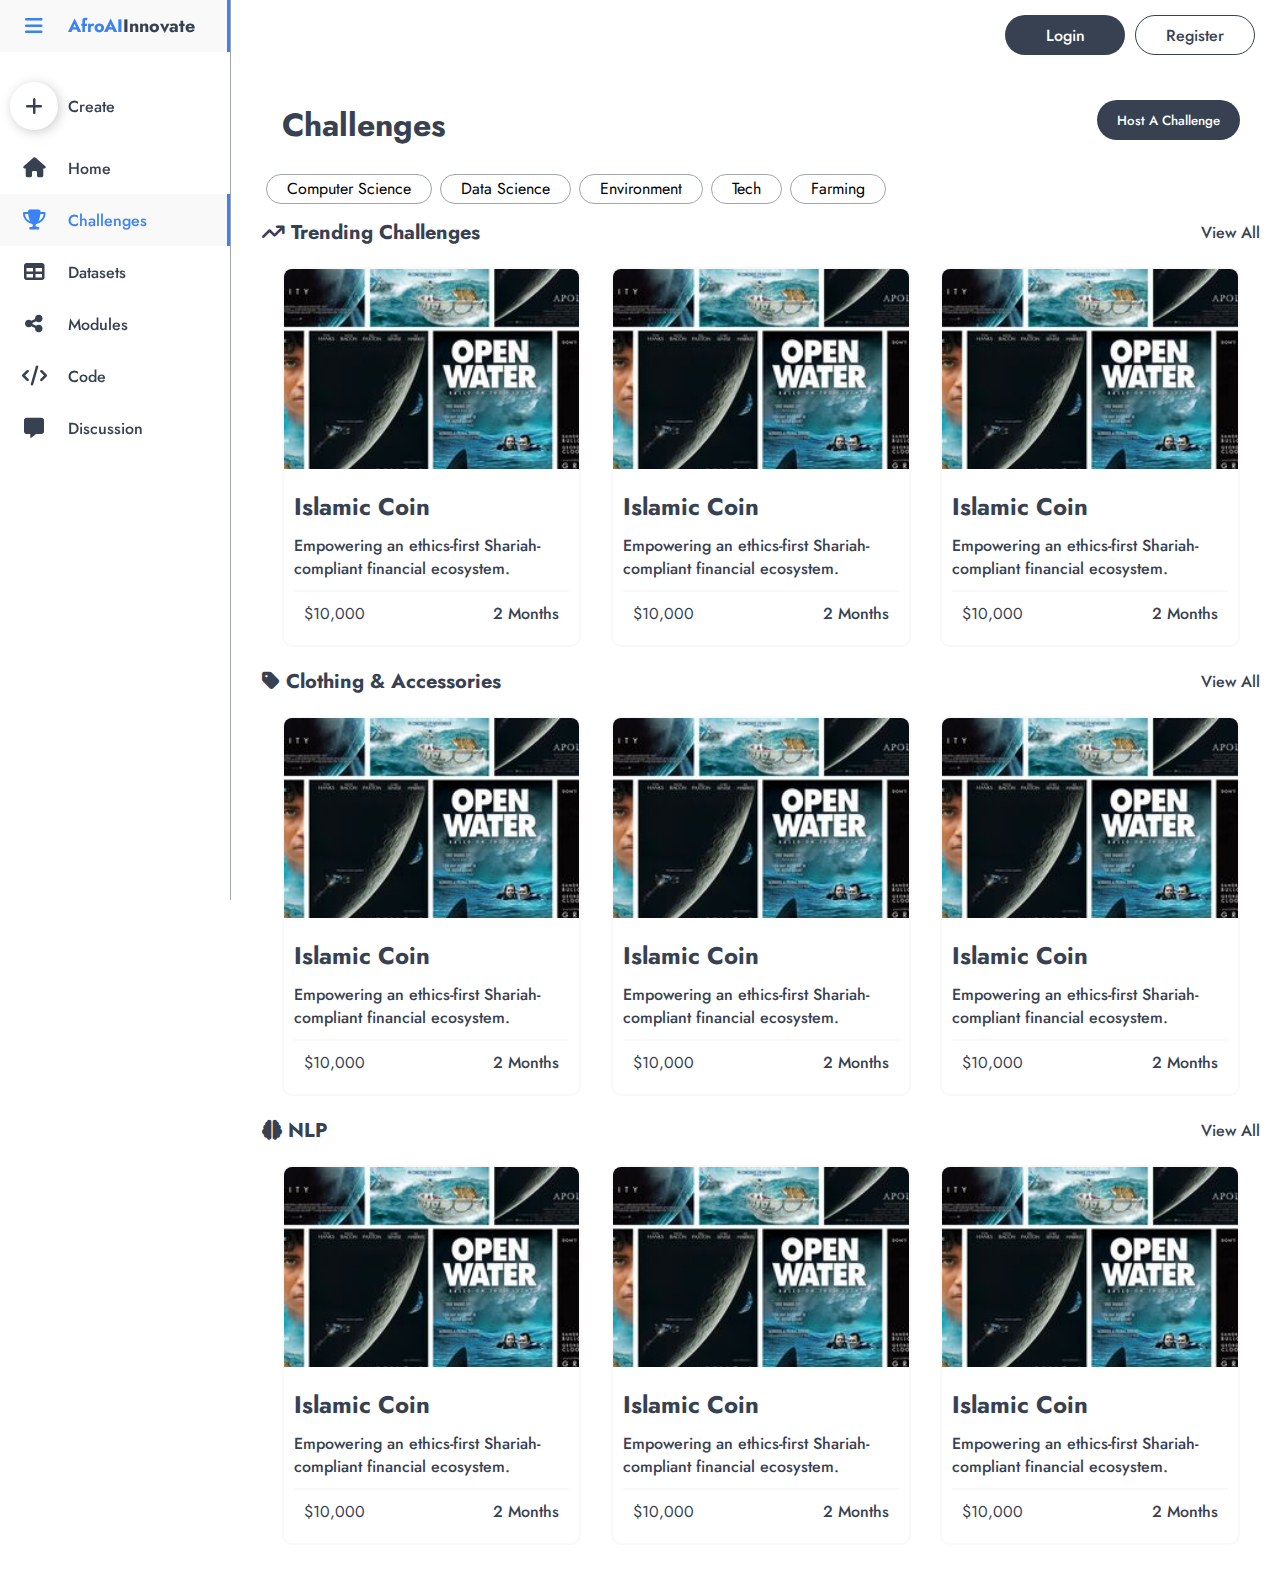
<file: afroaiinnovate/dashboard.html>
<!DOCTYPE html>
<html lang="en">

<head>
    <meta charset="UTF-8">
    <meta name="viewport" content="width=device-width, initial-scale=1.0">

    <!-- == META OG Social Media Ads == -->
    <meta property="og:title" content="AfroAI Innovate" />
    <meta property="og:url" content="https://afroaiinnovate.web.app" />
    <meta property="og:image" content="https://afroaiinnovate.web.app/css/img/Facebook.png" />
    <meta property="og:type" content="website" />
    <meta property="og:desc revealription" content="AfroAI Innovate Upcoming Event" />

    <meta name="twitter:card" content="summary_large_image">
    <meta name="twitter:site" content="@AfroAI Innovate">
    <meta name="twitter:title" content="AfroAI Innovate">
    <meta name="twitter:desc revealription" content="AfroAI Innovate Upcoming Event">
    <meta name="twitter:image" content="https://afroaiinnovate.web.app/css/img/Twitter.png">
    <meta name="twitter:player" content="https://afroaiinnovate.web.app">
    <meta name="twitter:player:width" content="280">
    <meta name="twitter:player:height" content="150">


    <link rel="apple-touch-icon" sizes="180x180" href="css/favicon/apple-touch-icon.png">
    <link rel="icon" type="image/png" sizes="32x32" href="css/favicon/favicon-32x32.png">
    <link rel="icon" type="image/png" sizes="16x16" href="css/favicon/favicon-16x16.png">
    <link rel="manifest" href="css/favicon/site.webmanifest">
    <link rel="mask-icon" href="css/favicon/safari-pinned-tab.svg" color="#5bbad5">
    <link rel="shortcut icon" href="css/favicon/favicon.ico">
    <meta name="msapplication-TileColor" content="#ffffff">
    <meta name="msapplication-config" content="css/favicon/browserconfig.xml">
    <meta name="theme-color" content="#ffffff">

    <title>AfroAI Innovate</title>

    <!-- == Style == -->
    <link rel="stylesheet" href="css/dashboard.css">
    <link rel="stylesheet" href="css/style.css">
    <link rel="stylesheet" href="css/responsive.css">

    <!-- == Fonts == -->
    <link rel="preconnect" href="https://fonts.googleapis.com">
    <link rel="preconnect" href="https://fonts.gstatic.com" crossorigin>
    <link href="https://fonts.googleapis.com/css2?family=Jost:wght@100;200;300;400;500;600;700;800;900&display=swap"
        rel="stylesheet">

    <!-- == Icons == -->
    <link rel="stylesheet" href="https://cdnjs.cloudflare.com/ajax/libs/font-awesome/6.2.0/css/all.min.css"
        crossorigin="anonymous" />
    <script src="https://cdnjs.cloudflare.com/ajax/libs/jquery/2.2.4/jquery.min.js"></script>
    <script src="https://cdnjs.cloudflare.com/ajax/libs/jquery/3.3.1/jquery.min.js"></script>
    
    <!-- ==  == -->

</head>

<body>
    <!-- == Main == -->
        <main class="dashboard">
            <div class="dash-side-nav">
                <div class="links nav">
                    <button class="link">
                        <div class="icon menu-btn">
                            <i class="fa-solid fa-bars"></i>
                        </div>
                        <div class="text">
                            <span class="dash-logo">
                                <span class="logo-text-one">AfroAI</span>
                                <span class="logo-text-two">Innovate</span>
                            </span>
                        </div>
                    </button>
                    <button class="link create-btn">
                        <div class="icon">
                            <i class="fa-solid fa-plus"></i>
                        </div>
                        <div class="text">
                            <span>Create</span>
                        </div>
                    </button>
                    <button class="link btn-content" onclick="location.href='index.html'">
                        <div class="icon">
                            <i class="fa-solid fa-house"></i>
                        </div>
                        <div class="text">
                            <span>Home</span>
                        </div>
                    </button>
                    <button class="link btn-content active">
                        <div class="icon">
                            <i class="fa-solid fa-trophy"></i>
                        </div>
                        <div class="text">
                            <span>Challenges</span>
                        </div>
                    </button>
                    <button class="link btn-content">
                        <div class="icon">
                            <i class="fa-solid fa-table"></i>
                        </div>
                        <div class="text">
                            <span>Datasets</span>
                        </div>
                    </button>
                    <button class="link btn-content">
                        <div class="icon">
                            <i class="fa-solid fa-share-nodes"></i>
                        </div>
                        <div class="text">
                            <span>Modules</span>
                        </div>
                    </button>
                    <button class="link btn-content">
                        <div class="icon">
                            <i class="fa-solid fa-code"></i>
                        </div>
                        <div class="text">
                            <span>Code</span>
                        </div>
                    </button>
                    <button class="link btn-content">
                        <div class="icon">
                            <i class="fa-solid fa-message"></i>
                        </div>
                        <div class="text">
                            <span>Discussion</span>
                        </div>
                    </button>
                </div>
            </div>
            <div class="dash-side-content">
                <div class="dash-title">
                    <div class="">
                    </div>
                    <div class="dash-profile-access">
                        <button class="btn-login" onclick="location.href='login.html'">Login</button>
                        <button class="btn-register" onclick="location.href='register.html'">Register</button>
                    </div>
                </div>
                <div class="dash-content-displayed">
                    <div id="challenges-content">
                        <div class="dash-content-intro">
                            <div class="intro-text dci">
                                <h1>Challenges</h1>
                                <button>Host A Challenge</button>
                            </div>
                        </div>
                        <div class="dash-main-cards">
                            <div class="top">
                                <div class="dash-cards-categories">
                                    <span>Computer Science</span>
                                    <span>Data Science</span>
                                    <span>Environment</span>
                                    <span>Tech</span>
                                    <span>Farming</span>
                                </div>
                            </div>
                            <div class="cards">
                                <div class="card-topic">
                                    <h2><i class="fa-solid fa-arrow-trend-up"></i> Trending Challenges</h2>
                                    <a href="#">View All</a>
                                </div>
                                <div class="topic-cards">
                                    <a href="single_challenge.html" class="update-card competition">
                                        <div class="card-image">
                                            <img src="css/img/topic image.jpg" alt="AfroAIInnovate">
                                        </div>
                                        <div class="card-text">
                                            <div class="info-text">
                                                <h2>Islamic Coin</h2>
                                                <p>Empowering an ethics-first Shariah-compliant financial ecosystem.</p>
                                            </div>
                                            <div class="status-text">
                                                <span>$10,000</span>
                                                <span>2 Months</span>
                                            </div>
                                        </div>
                                    </a>
                                    <a href="single_challenge.html" class="update-card competition">
                                        <div class="card-image">
                                            <img src="css/img/topic image.jpg" alt="AfroAIInnovate">
                                        </div>
                                        <div class="card-text">
                                            <div class="info-text">
                                                <h2>Islamic Coin</h2>
                                                <p>Empowering an ethics-first Shariah-compliant financial ecosystem.</p>
                                            </div>
                                            <div class="status-text">
                                                <span>$10,000</span>
                                                <span>2 Months</span>
                                            </div>
                                        </div>
                                    </a>
                                    <a href="single_challenge.html" class="update-card competition">
                                        <div class="card-image">
                                            <img src="css/img/topic image.jpg" alt="AfroAIInnovate">
                                        </div>
                                        <div class="card-text">
                                            <div class="info-text">
                                                <h2>Islamic Coin</h2>
                                                <p>Empowering an ethics-first Shariah-compliant financial ecosystem.</p>
                                            </div>
                                            <div class="status-text">
                                                <span>$10,000</span>
                                                <span>2 Months</span>
                                            </div>
                                        </div>
                                    </a>
                                </div>
                                <div class="card-topic">
                                    <h2><i class="fa-solid fa-tag"></i> Clothing & Accessories</h2>
                                    <a href="#">View All</a>
                                </div>
                                <div class="topic-cards">
                                    <a href="single_challenge.html" class="update-card competition">
                                        <div class="card-image">
                                            <img src="css/img/topic image.jpg" alt="AfroAIInnovate">
                                        </div>
                                        <div class="card-text">
                                            <div class="info-text">
                                                <h2>Islamic Coin</h2>
                                                <p>Empowering an ethics-first Shariah-compliant financial ecosystem.</p>
                                            </div>
                                            <div class="status-text">
                                                <span>$10,000</span>
                                                <span>2 Months</span>
                                            </div>
                                        </div>
                                    </a>
                                    <a href="single_challenge.html" class="update-card competition">
                                        <div class="card-image">
                                            <img src="css/img/topic image.jpg" alt="AfroAIInnovate">
                                        </div>
                                        <div class="card-text">
                                            <div class="info-text">
                                                <h2>Islamic Coin</h2>
                                                <p>Empowering an ethics-first Shariah-compliant financial ecosystem.</p>
                                            </div>
                                            <div class="status-text">
                                                <span>$10,000</span>
                                                <span>2 Months</span>
                                            </div>
                                        </div>
                                    </a>
                                    <a href="single_challenge.html" class="update-card competition">
                                        <div class="card-image">
                                            <img src="css/img/topic image.jpg" alt="AfroAIInnovate">
                                        </div>
                                        <div class="card-text">
                                            <div class="info-text">
                                                <h2>Islamic Coin</h2>
                                                <p>Empowering an ethics-first Shariah-compliant financial ecosystem.</p>
                                            </div>
                                            <div class="status-text">
                                                <span>$10,000</span>
                                                <span>2 Months</span>
                                            </div>
                                        </div>
                                    </a>
                                </div>
                                <div class="card-topic">
                                    <h2><i class="fa-solid fa-brain"></i> NLP</h2>
                                    <a href="#">View All</a>
                                </div>
                                <div class="topic-cards">
                                    <a href="single_challenge.html" class="update-card competition">
                                        <div class="card-image">
                                            <img src="css/img/topic image.jpg" alt="AfroAIInnovate">
                                        </div>
                                        <div class="card-text">
                                            <div class="info-text">
                                                <h2>Islamic Coin</h2>
                                                <p>Empowering an ethics-first Shariah-compliant financial ecosystem.</p>
                                            </div>
                                            <div class="status-text">
                                                <span>$10,000</span>
                                                <span>2 Months</span>
                                            </div>
                                        </div>
                                    </a>
                                    <a href="single_challenge.html" class="update-card competition">
                                        <div class="card-image">
                                            <img src="css/img/topic image.jpg" alt="AfroAIInnovate">
                                        </div>
                                        <div class="card-text">
                                            <div class="info-text">
                                                <h2>Islamic Coin</h2>
                                                <p>Empowering an ethics-first Shariah-compliant financial ecosystem.</p>
                                            </div>
                                            <div class="status-text">
                                                <span>$10,000</span>
                                                <span>2 Months</span>
                                            </div>
                                        </div>
                                    </a>
                                    <a href="single_challenge.html" class="update-card competition">
                                        <div class="card-image">
                                            <img src="css/img/topic image.jpg" alt="AfroAIInnovate">
                                        </div>
                                        <div class="card-text">
                                            <div class="info-text">
                                                <h2>Islamic Coin</h2>
                                                <p>Empowering an ethics-first Shariah-compliant financial ecosystem.</p>
                                            </div>
                                            <div class="status-text">
                                                <span>$10,000</span>
                                                <span>2 Months</span>
                                            </div>
                                        </div>
                                    </a>
                                </div>
                            </div>
                        </div>
                    </div>
                    <div id="datasets-content" style="display: none;">
                        <div class="dash-content-intro">
                            <div class="intro-text dci">
                                <h1>Datasets</h1>
                                <button>Host A Dataset</button>
                            </div>
                        </div>
                        <div class="dash-main-cards">
                            <div class="top">
                                <div class="dash-cards-categories">
                                    <span>Computer Science</span>
                                    <span>Data Science</span>
                                    <span>Environment</span>
                                    <span>Tech</span>
                                    <span>Farming</span>
                                </div>
                            </div>
                            <div class="cards">
                                <div class="card-topic">
                                    <h2><i class="fa-solid fa-arrow-trend-up"></i> Trending Challenges</h2>
                                    <a href="#">View All</a>
                                </div>
                                <div class="topic-cards">
                                    <a href="single_challenge.html" class="update-card model">
                                        <div class="card-text">
                                            <div class="info-text">
                                                <h2>Islamic Coin</h2>
                                                <p>Empowering an ethics-first Shariah-compliant financial ecosystem.</p>
                                            </div>
                                            <div class="status-text">
                                                <span><i class="fa-solid fa-code-branch"></i></span>
                                                <span>100k</span>
                                            </div>
                                        </div>
                                    </a>
                                    <a href="single_challenge.html" class="update-card model">
                                        <div class="card-text">
                                            <div class="info-text">
                                                <h2>Islamic Coin</h2>
                                                <p>Empowering an ethics-first Shariah-compliant financial ecosystem.</p>
                                            </div>
                                            <div class="status-text">
                                                <span><i class="fa-solid fa-code-branch"></i></span>
                                                <span>100k</span>
                                            </div>
                                        </div>
                                    </a>
                                    <a href="single_challenge.html" class="update-card model">
                                        <div class="card-text">
                                            <div class="info-text">
                                                <h2>Islamic Coin</h2>
                                                <p>Empowering an ethics-first Shariah-compliant financial ecosystem.</p>
                                            </div>
                                            <div class="status-text">
                                                <span><i class="fa-solid fa-code-branch"></i></span>
                                                <span>100k</span>
                                            </div>
                                        </div>
                                    </a>
                                </div>
                                <div class="card-topic">
                                    <h2><i class="fa-solid fa-tag"></i> Clothing & Accessories</h2>
                                    <a href="#">View All</a>
                                </div>
                                <div class="topic-cards">
                                    <a href="single_challenge.html" class="update-card model">
                                        <div class="card-text">
                                            <div class="info-text">
                                                <h2>Islamic Coin</h2>
                                                <p>Empowering an ethics-first Shariah-compliant financial ecosystem.</p>
                                            </div>
                                            <div class="status-text">
                                                <span><i class="fa-solid fa-code-branch"></i></span>
                                                <span>100k</span>
                                            </div>
                                        </div>
                                    </a>
                                    <a href="single_challenge.html" class="update-card model">
                                        <div class="card-text">
                                            <div class="info-text">
                                                <h2>Islamic Coin</h2>
                                                <p>Empowering an ethics-first Shariah-compliant financial ecosystem.</p>
                                            </div>
                                            <div class="status-text">
                                                <span><i class="fa-solid fa-code-branch"></i></span>
                                                <span>100k</span>
                                            </div>
                                        </div>
                                    </a>
                                    <a href="single_challenge.html" class="update-card model">
                                        <div class="card-text">
                                            <div class="info-text">
                                                <h2>Islamic Coin</h2>
                                                <p>Empowering an ethics-first Shariah-compliant financial ecosystem.</p>
                                            </div>
                                            <div class="status-text">
                                                <span><i class="fa-solid fa-code-branch"></i></span>
                                                <span>100k</span>
                                            </div>
                                        </div>
                                    </a>
                                </div>
                                <div class="card-topic">
                                    <h2><i class="fa-solid fa-brain"></i> NLP</h2>
                                    <a href="#">View All</a>
                                </div>
                                <div class="topic-cards">
                                    <a href="single_challenge.html" class="update-card model">
                                        <div class="card-text">
                                            <div class="info-text">
                                                <h2>Islamic Coin</h2>
                                                <p>Empowering an ethics-first Shariah-compliant financial ecosystem.</p>
                                            </div>
                                            <div class="status-text">
                                                <span><i class="fa-solid fa-code-branch"></i></span>
                                                <span>100k</span>
                                            </div>
                                        </div>
                                    </a>
                                    <a href="single_challenge.html" class="update-card model">
                                        <div class="card-text">
                                            <div class="info-text">
                                                <h2>Islamic Coin</h2>
                                                <p>Empowering an ethics-first Shariah-compliant financial ecosystem.</p>
                                            </div>
                                            <div class="status-text">
                                                <span><i class="fa-solid fa-code-branch"></i></span>
                                                <span>100k</span>
                                            </div>
                                        </div>
                                    </a>
                                    <a href="single_challenge.html" class="update-card model">
                                        <div class="card-text">
                                            <div class="info-text">
                                                <h2>Islamic Coin</h2>
                                                <p>Empowering an ethics-first Shariah-compliant financial ecosystem.</p>
                                            </div>
                                            <div class="status-text">
                                                <span><i class="fa-solid fa-code-branch"></i></span>
                                                <span>100k</span>
                                            </div>
                                        </div>
                                    </a>
                                </div>
                            </div>
                        </div>
                    </div>
                    <div id="modules-content" style="display: none;">
                        <div class="dash-content-intro">
                            <div class="intro-text dci">
                                <h1>Modules</h1>
                                <button>Host A Module</button>
                            </div>
                        </div>
                        <div class="dash-main-cards">
                            <div class="top">
                                <div class="dash-cards-categories">
                                    <span>Computer Science</span>
                                    <span>Data Science</span>
                                    <span>Environment</span>
                                    <span>Tech</span>
                                    <span>Farming</span>
                                </div>
                            </div>
                            <div class="cards">
                                <div class="card-topic">
                                    <h2><i class="fa-solid fa-arrow-trend-up"></i> Trending Challenges</h2>
                                    <a href="#">View All</a>
                                </div>
                                <div class="topic-cards">
                                    <a href="single_challenge.html" class="update-card">
                                        <div class="card-image">
                                            <img src="css/img/topic image.jpg" alt="AfroAIInnovate">
                                        </div>
                                        <div class="card-text">
                                            <div class="logo-image">
                                                <img src="css/img/profile image.png" alt="AfroAIInnovate">
                                            </div>
                                            <div class="info-text">
                                                <h2>Islamic Coin</h2>
                                                <p>Empowering an ethics-first Shariah-compliant financial ecosystem.</p>
                                            </div>
                                            <div class="card-tags">
                                                <span>Knowledge</span>
                                                <span>Science</span>
                                            </div>
                                        </div>
                                        <div class="status-text">
                                            <span><i class="fa-regular fa-eye"></i></span>
                                            <span>20</span>
                                        </div>
                                    </a>
                                    <a href="single_challenge.html" class="update-card">
                                        <div class="card-image">
                                            <img src="css/img/topic image.jpg" alt="AfroAIInnovate">
                                        </div>
                                        <div class="card-text">
                                            <div class="logo-image">
                                                <img src="css/img/profile image.png" alt="AfroAIInnovate">
                                            </div>
                                            <div class="info-text">
                                                <h2>Islamic Coin</h2>
                                                <p>Empowering an ethics-first Shariah-compliant financial ecosystem.</p>
                                            </div>
                                            <div class="card-tags">
                                                <span>Knowledge</span>
                                                <span>Science</span>
                                            </div>
                                        </div>
                                        <div class="status-text">
                                            <span><i class="fa-regular fa-eye"></i></span>
                                            <span>20</span>
                                        </div>
                                    </a>
                                    <a href="single_challenge.html" class="update-card">
                                        <div class="card-image">
                                            <img src="css/img/topic image.jpg" alt="AfroAIInnovate">
                                        </div>
                                        <div class="card-text">
                                            <div class="logo-image">
                                                <img src="css/img/profile image.png" alt="AfroAIInnovate">
                                            </div>
                                            <div class="info-text">
                                                <h2>Islamic Coin</h2>
                                                <p>Empowering an ethics-first Shariah-compliant financial ecosystem.</p>
                                            </div>
                                            <div class="card-tags">
                                                <span>Knowledge</span>
                                                <span>Science</span>
                                            </div>
                                        </div>
                                        <div class="status-text">
                                            <span><i class="fa-regular fa-eye"></i></span>
                                            <span>20</span>
                                        </div>
                                    </a>
                                </div>
                                <div class="card-topic">
                                    <h2><i class="fa-solid fa-tag"></i> Clothing & Accessories</h2>
                                    <a href="#">View All</a>
                                </div>
                                <div class="topic-cards">
                                    <a href="single_challenge.html" class="update-card">
                                        <div class="card-image">
                                            <img src="css/img/topic image.jpg" alt="AfroAIInnovate">
                                        </div>
                                        <div class="card-text">
                                            <div class="logo-image">
                                                <img src="css/img/profile image.png" alt="AfroAIInnovate">
                                            </div>
                                            <div class="info-text">
                                                <h2>Islamic Coin</h2>
                                                <p>Empowering an ethics-first Shariah-compliant financial ecosystem.</p>
                                            </div>
                                            <div class="card-tags">
                                                <span>Knowledge</span>
                                                <span>Science</span>
                                            </div>
                                        </div>
                                        <div class="status-text">
                                            <span><i class="fa-regular fa-eye"></i></span>
                                            <span>20</span>
                                        </div>
                                    </a>
                                    <a href="single_challenge.html" class="update-card">
                                        <div class="card-image">
                                            <img src="css/img/topic image.jpg" alt="AfroAIInnovate">
                                        </div>
                                        <div class="card-text">
                                            <div class="logo-image">
                                                <img src="css/img/profile image.png" alt="AfroAIInnovate">
                                            </div>
                                            <div class="info-text">
                                                <h2>Islamic Coin</h2>
                                                <p>Empowering an ethics-first Shariah-compliant financial ecosystem.</p>
                                            </div>
                                            <div class="card-tags">
                                                <span>Knowledge</span>
                                                <span>Science</span>
                                            </div>
                                        </div>
                                        <div class="status-text">
                                            <span><i class="fa-regular fa-eye"></i></span>
                                            <span>20</span>
                                        </div>
                                    </a>
                                    <a href="single_challenge.html" class="update-card">
                                        <div class="card-image">
                                            <img src="css/img/topic image.jpg" alt="AfroAIInnovate">
                                        </div>
                                        <div class="card-text">
                                            <div class="logo-image">
                                                <img src="css/img/profile image.png" alt="AfroAIInnovate">
                                            </div>
                                            <div class="info-text">
                                                <h2>Islamic Coin</h2>
                                                <p>Empowering an ethics-first Shariah-compliant financial ecosystem.</p>
                                            </div>
                                            <div class="card-tags">
                                                <span>Knowledge</span>
                                                <span>Science</span>
                                            </div>
                                        </div>
                                        <div class="status-text">
                                            <span><i class="fa-regular fa-eye"></i></span>
                                            <span>20</span>
                                        </div>
                                    </a>
                                </div>
                                <div class="card-topic">
                                    <h2><i class="fa-solid fa-brain"></i> NLP</h2>
                                    <a href="#">View All</a>
                                </div>
                                <div class="topic-cards">
                                    <a href="single_challenge.html" class="update-card">
                                        <div class="card-image">
                                            <img src="css/img/topic image.jpg" alt="AfroAIInnovate">
                                        </div>
                                        <div class="card-text">
                                            <div class="logo-image">
                                                <img src="css/img/profile image.png" alt="AfroAIInnovate">
                                            </div>
                                            <div class="info-text">
                                                <h2>Islamic Coin</h2>
                                                <p>Empowering an ethics-first Shariah-compliant financial ecosystem.</p>
                                            </div>
                                            <div class="card-tags">
                                                <span>Knowledge</span>
                                                <span>Science</span>
                                            </div>
                                        </div>
                                        <div class="status-text">
                                            <span><i class="fa-regular fa-eye"></i></span>
                                            <span>20</span>
                                        </div>
                                    </a>
                                    <a href="single_challenge.html" class="update-card">
                                        <div class="card-image">
                                            <img src="css/img/topic image.jpg" alt="AfroAIInnovate">
                                        </div>
                                        <div class="card-text">
                                            <div class="logo-image">
                                                <img src="css/img/profile image.png" alt="AfroAIInnovate">
                                            </div>
                                            <div class="info-text">
                                                <h2>Islamic Coin</h2>
                                                <p>Empowering an ethics-first Shariah-compliant financial ecosystem.</p>
                                            </div>
                                            <div class="card-tags">
                                                <span>Knowledge</span>
                                                <span>Science</span>
                                            </div>
                                        </div>
                                        <div class="status-text">
                                            <span><i class="fa-regular fa-eye"></i></span>
                                            <span>20</span>
                                        </div>
                                    </a>
                                    <a href="single_challenge.html" class="update-card">
                                        <div class="card-image">
                                            <img src="css/img/topic image.jpg" alt="AfroAIInnovate">
                                        </div>
                                        <div class="card-text">
                                            <div class="logo-image">
                                                <img src="css/img/profile image.png" alt="AfroAIInnovate">
                                            </div>
                                            <div class="info-text">
                                                <h2>Islamic Coin</h2>
                                                <p>Empowering an ethics-first Shariah-compliant financial ecosystem.</p>
                                            </div>
                                            <div class="card-tags">
                                                <span>Knowledge</span>
                                                <span>Science</span>
                                            </div>
                                        </div>
                                        <div class="status-text">
                                            <span><i class="fa-regular fa-eye"></i></span>
                                            <span>20</span>
                                        </div>
                                    </a>
                                </div>
                            </div>
                        </div>
                    </div>
                    <div id="code-content" style="display: none;">
                        <div class="dash-content-intro">
                            <div class="intro-text dci">
                                <h1>Code</h1>
                                <button>Post a Code</button>
                            </div>
                        </div>
                        <div class="dash-main-cards">
                            <div class="top">
                                <div class="dash-cards-categories">
                                    <span>Computer Science</span>
                                    <span>Data Science</span>
                                    <span>Environment</span>
                                    <span>Tech</span>
                                    <span>Farming</span>
                                </div>
                            </div>
                            <div class="cards">
                                <div class="card-topic">
                                    <h2><i class="fa-solid fa-arrow-trend-up"></i> Trending Challenges</h2>
                                    <a href="#">View All</a>
                                </div>
                                <div class="topic-cards">
                                    <div class="topic-card">
                                        <div class="img">
                                            <img src="css/img/topic image.jpg" alt="afroaiinnovate">
                                        </div>
                                        <div class="topic-card-info">
                                            <a href="single_challenge.html">Movies & Ratings for Recommendation System</a>
                                            <p>Nicoleta Cilibiu · Updated 3 days ago</p>
                                            <p>Usability <strong>9.4</strong> · 866 kB</p>
                                            <p>2 Files (CSV)</p>
                                        </div>
                                    </div>
                                    <div class="topic-card">
                                        <div class="img">
                                            <img src="css/img/topic 2image.jpg" alt="afroaiinnovate">
                                        </div>
                                        <div class="topic-card-info">
                                            <a href="single_challenge.html">Movies & Ratings for Recommendation System</a>
                                            <p>Nicoleta Cilibiu · Updated 3 days ago</p>
                                            <p>Usability <strong>9.4</strong> · 866 kB</p>
                                            <p>2 Files (CSV)</p>
                                        </div>
                                    </div>
                                    <div class="topic-card">
                                        <div class="img">
                                            <img src="css/img/earthquake.png" alt="afroaiinnovate">
                                        </div>
                                        <div class="topic-card-info">
                                            <a href="single_challenge.html">Movies & Ratings for Recommendation System</a>
                                            <p>Nicoleta Cilibiu · Updated 3 days ago</p>
                                            <p>Usability <strong>9.4</strong> · 866 kB</p>
                                            <p>2 Files (CSV)</p>
                                        </div>
                                    </div>
                                </div>
                                <div class="card-topic">
                                    <h2><i class="fa-solid fa-tag"></i> Clothing & Accessories</h2>
                                    <a href="#">View All</a>
                                </div>
                                <div class="topic-cards">
                                    <div class="topic-card">
                                        <div class="img">
                                            <img src="css/img/topic image.jpg" alt="afroaiinnovate">
                                        </div>
                                        <div class="topic-card-info">
                                            <a href="single_challenge.html">Movies & Ratings for Recommendation System</a>
                                            <p>Nicoleta Cilibiu · Updated 3 days ago</p>
                                            <p>Usability <strong>9.4</strong> · 866 kB</p>
                                            <p>2 Files (CSV)</p>
                                        </div>
                                    </div>
                                    <div class="topic-card">
                                        <div class="img">
                                            <img src="css/img/topic 2image.jpg" alt="afroaiinnovate">
                                        </div>
                                        <div class="topic-card-info">
                                            <a href="single_challenge.html">Movies & Ratings for Recommendation System</a>
                                            <p>Nicoleta Cilibiu · Updated 3 days ago</p>
                                            <p>Usability <strong>9.4</strong> · 866 kB</p>
                                            <p>2 Files (CSV)</p>
                                        </div>
                                    </div>
                                    <div class="topic-card">
                                        <div class="img">
                                            <img src="css/img/earthquake.png" alt="afroaiinnovate">
                                        </div>
                                        <div class="topic-card-info">
                                            <a href="single_challenge.html">Movies & Ratings for Recommendation System</a>
                                            <p>Nicoleta Cilibiu · Updated 3 days ago</p>
                                            <p>Usability <strong>9.4</strong> · 866 kB</p>
                                            <p>2 Files (CSV)</p>
                                        </div>
                                    </div>
                                </div>
                                <div class="card-topic">
                                    <h2><i class="fa-solid fa-brain"></i> NLP</h2>
                                    <a href="#">View All</a>
                                </div>
                                <div class="topic-cards">
                                    <div class="topic-card">
                                        <div class="img">
                                            <img src="css/img/topic image.jpg" alt="afroaiinnovate">
                                        </div>
                                        <div class="topic-card-info">
                                            <a href="single_challenge.html">Movies & Ratings for Recommendation System</a>
                                            <p>Nicoleta Cilibiu · Updated 3 days ago</p>
                                            <p>Usability <strong>9.4</strong> · 866 kB</p>
                                            <p>2 Files (CSV)</p>
                                        </div>
                                    </div>
                                    <div class="topic-card">
                                        <div class="img">
                                            <img src="css/img/topic 2image.jpg" alt="afroaiinnovate">
                                        </div>
                                        <div class="topic-card-info">
                                            <a href="single_challenge.html">Movies & Ratings for Recommendation System</a>
                                            <p>Nicoleta Cilibiu · Updated 3 days ago</p>
                                            <p>Usability <strong>9.4</strong> · 866 kB</p>
                                            <p>2 Files (CSV)</p>
                                        </div>
                                    </div>
                                    <div class="topic-card">
                                        <div class="img">
                                            <img src="css/img/earthquake.png" alt="afroaiinnovate">
                                        </div>
                                        <div class="topic-card-info">
                                            <a href="single_challenge.html">Movies & Ratings for Recommendation System</a>
                                            <p>Nicoleta Cilibiu · Updated 3 days ago</p>
                                            <p>Usability <strong>9.4</strong> · 866 kB</p>
                                            <p>2 Files (CSV)</p>
                                        </div>
                                    </div>
                                </div>
                            </div>
                        </div>
                    </div>
                    <div id="discussion-content" style="display: none;">
                        <div class="dash-content-intro">
                            <div class="intro-text dci">
                                <h1>Discussion</h1>
                                <div class="illusion"></div>
                            </div>
                        </div>
                        <div class="dash-main-cards">
                            <div class="discussion-head">
                                <h2><i class="fa-regular fa-comments"></i> Forum</h2>
                            </div>
                            <div class="discussion-cards">
                                <div class="discussion">
                                    <div class="left">
                                        <div class="profile-img">
                                            <img src="css/img/profile image.png" alt="AfroAI Innovate">
                                        </div>
                                        <div class="topic-discussed">
                                            <a href="#">Bonus 40k Dataset - Boost CV and LB</a>
                                            <p>Chris Deotte · in Kaggle - LLM Science Exam · Last comment 3h ago by ZONGXIAO YING</p>
                                        </div>
                                    </div>
                                    <div class="right">
                                        <span>44 Comments</span>
                                    </div>
                                </div>
                                <div class="discussion">
                                    <div class="left">
                                        <div class="profile-img">
                                            <img src="css/img/profile image.png" alt="AfroAI Innovate">
                                        </div>
                                        <div class="topic-discussed">
                                            <a href="#">Bonus 40k Dataset - Boost CV and LB</a>
                                            <p>Chris Deotte · in Kaggle - LLM Science Exam · Last comment 3h ago by ZONGXIAO YING</p>
                                        </div>
                                    </div>
                                    <div class="right">
                                        <span>44 Comments</span>
                                    </div>
                                </div>
                                <div class="discussion">
                                    <div class="left">
                                        <div class="profile-img">
                                            <img src="css/img/profile image.png" alt="AfroAI Innovate">
                                        </div>
                                        <div class="topic-discussed">
                                            <a href="#">Bonus 40k Dataset - Boost CV and LB</a>
                                            <p>Chris Deotte · in Kaggle - LLM Science Exam · Last comment 3h ago by ZONGXIAO YING</p>
                                        </div>
                                    </div>
                                    <div class="right">
                                        <span>44 Comments</span>
                                    </div>
                                </div>
                            </div>
                        </div>
                    </div>
                </div>
            </div>
        </main>
    <!-- == || Main == -->

    <!-- == Scripts == -->
    <script src="js/dashboard.js"></script>
</body>

</html>
</file>
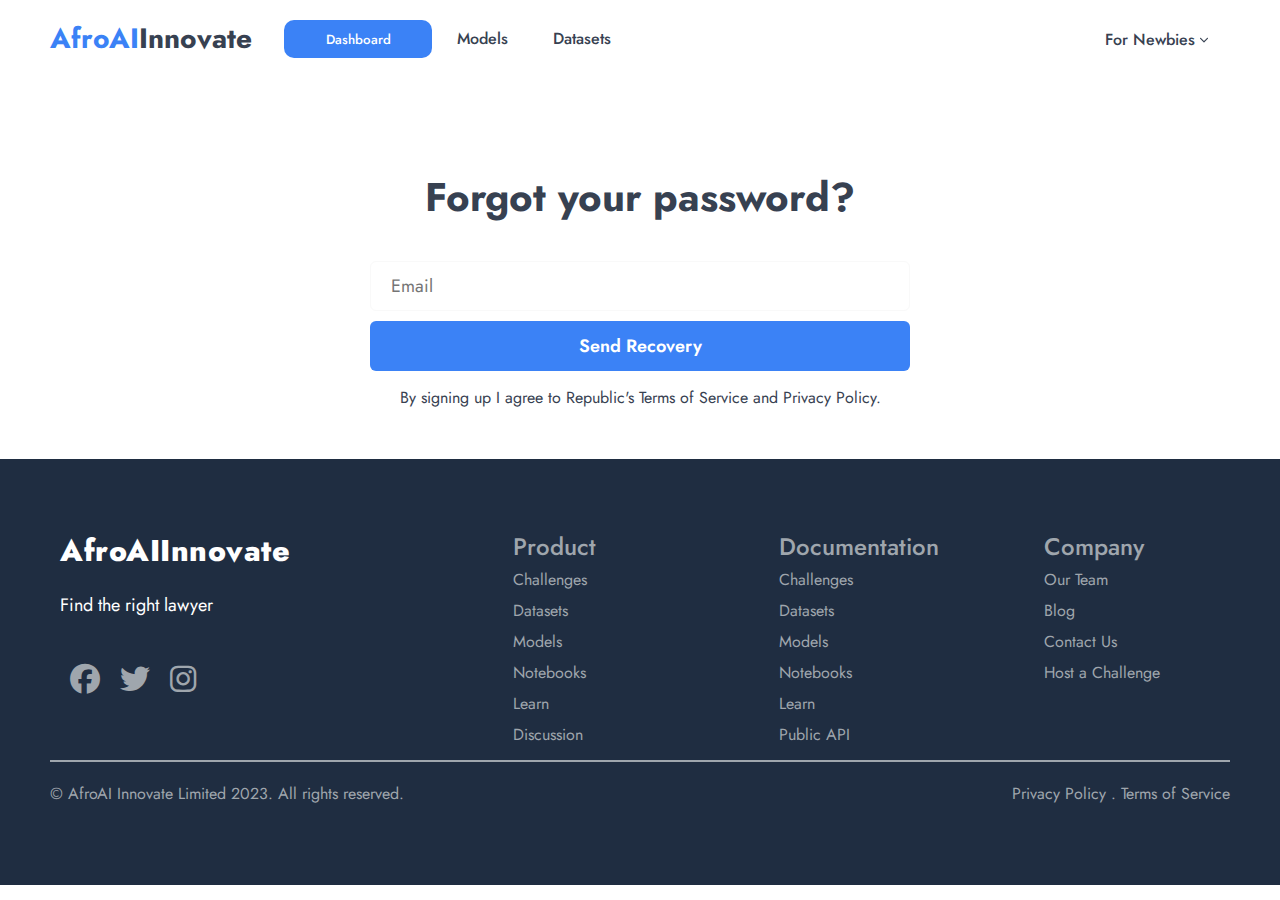
<file: afroaiinnovate/forgot-password.html>
<!DOCTYPE html>
<html lang="en">

<head>
    <meta charset="UTF-8">
    <meta name="viewport" content="width=device-width, initial-scale=1.0">

    <!-- == META OG Social Media Ads == -->
    <meta property="og:title" content="AfroAI Innovate" />
    <meta property="og:url" content="https://afroaiinnovate.web.app" />
    <meta property="og:image" content="https://afroaiinnovate.web.app/css/img/Facebook.png" />
    <meta property="og:type" content="website" />
    <meta property="og:desc revealription" content="AfroAI Innovate Upcoming Event" />

    <meta name="twitter:card" content="summary_large_image">
    <meta name="twitter:site" content="@AfroAI Innovate">
    <meta name="twitter:title" content="AfroAI Innovate">
    <meta name="twitter:desc revealription" content="AfroAI Innovate Upcoming Event">
    <meta name="twitter:image" content="https://afroaiinnovate.web.app/css/img/Twitter.png">
    <meta name="twitter:player" content="https://afroaiinnovate.web.app">
    <meta name="twitter:player:width" content="280">
    <meta name="twitter:player:height" content="150">

    <link rel="apple-touch-icon" sizes="180x180" href="css/favicon/apple-touch-icon.png">
    <link rel="icon" type="image/png" sizes="32x32" href="css/favicon/favicon-32x32.png">
    <link rel="icon" type="image/png" sizes="16x16" href="css/favicon/favicon-16x16.png">
    <link rel="manifest" href="css/favicon/site.webmanifest">
    <link rel="mask-icon" href="css/favicon/safari-pinned-tab.svg" color="#5bbad5">
    <link rel="shortcut icon" href="css/favicon/favicon.ico">
    <meta name="msapplication-TileColor" content="#ffffff">
    <meta name="msapplication-config" content="css/favicon/browserconfig.xml">
    <meta name="theme-color" content="#ffffff">

    <title>AfroAI Innovate</title>

    <!-- == Style == -->
    <link rel="stylesheet" href="css/style.css">
    <link rel="stylesheet" href="css/responsive.css">

    <!-- == Fonts == -->
    <link rel="preconnect" href="https://fonts.googleapis.com">
    <link rel="preconnect" href="https://fonts.gstatic.com" crossorigin>
    <link href="https://fonts.googleapis.com/css2?family=Jost:wght@100;200;300;400;500;600;700;800;900&display=swap"
        rel="stylesheet">

    <!-- == Icons == -->
    <link rel="stylesheet" href="https://cdnjs.cloudflare.com/ajax/libs/font-awesome/6.2.0/css/all.min.css"
        crossorigin="anonymous" />
    <script src="https://cdnjs.cloudflare.com/ajax/libs/jquery/2.2.4/jquery.min.js"></script>
    <script src="https://cdnjs.cloudflare.com/ajax/libs/jquery/3.3.1/jquery.min.js"></script>
    
    <!-- == INLINE STYLESHEET == -->
    <style>
        section.login{
            width: 100%;
            height: fit-content;
            padding: 40px 0px;
        }
        .login-contain{
            display: flex;
            align-items: center;
            justify-content: center;
        }
        .recovery-form{
            width: 100%;
            max-width: 540px;
            min-width: 280px;
        }
        .recovery-form h1{
            font-size: 40px;
            color: var(--color);
            margin: 0px 0px 20px;
            text-align: center;
        }
        .recovery-form button.btn-access{
            height: 50px;
            width: 100%;
            font-weight: 600;
            font-size: 18px;
            margin: 5px 0px 5px;
            text-align: center;
            border: 0px;
            outline: none;
            border-radius: 6px;
        }
        .recovery-form button.btn-access:nth-child(2){
            background-color: var(--black);
            color: var(--white);
        }
        .recovery-form button.btn-access:nth-child(3){
            background-color: var(--active-color);
            color: var(--white);
        }
        .recovery-form p{
            text-align: center;
            margin: 10px 0px;
            font-weight: 600;
            font-size: 18px;
            color: var(--color);
        }
        .recovery-form form{
            height: fit-content;
            padding: 5px 0px;
        }
        .recovery-form form input{
            height: 50px;
            width: 100%;
            font-weight: 400;
            font-size: 18px;
            color: var(--black);
            margin: 10px 0px;
            padding: 4px 20px;
            border: 1.5px solid var(--light-grey);
            outline: none;
            border-radius: 6px;
        }
        .recovery-form form a{
            margin: 30px 0px 0px !important;
            font-weight: 400;
            font-size: 16px;
            color: var(--black);
            padding: 8px 0px;
        }
        .recovery-form form a:hover{
            color: var(--active-color);
        }
        .recovery-form form button{
            height: 50px;
            width: 100%;
            font-weight: 600;
            font-size: 18px;
            margin: 0px;
            text-align: center;
            border: 0px;
            outline: none;
            border-radius: 6px;
            background-color: var(--active-color);
            color: var(--white);
        }
        .recovery-form p.policy{
            text-align: center;
            margin: 10px 0px;
            font-weight: 400;
            font-size: 16px;
            color: var(--color);
        }
        .recovery-form p a{
            color: var(--color);
        }
        .recovery-form p a:hover{
            color: var(--active-color);
        }
    </style>

</head>

<body>
    <!-- == Header == -->
        <header>
            <nav>
                <div class="nav-container container">
                    <div class="logo">
                        <a href="index.html">
                            <span class="logo-text-one">AfroAI</span>
                            <span class="logo-text-two">Innovate</span>
                        </a>
                    </div>
                    <div class="links" id="links">
                        <div class="cancel">
                            <span class="cancel-btn"><i class="fas fa-times"></i></span>
                        </div>
                        <div class="menu-item-lf">
                            <button class="find-btn" onclick="location.href='dashboard.html'">Dashboard</button>
                            <a href="dashboard.html">Models</a>
                            <a href="dashboard.html">Datasets</a>
                        </div>
                        <div class="dropdown">
                            <button class="dropbtn">For Newbies <svg xmlns="http://www.w3.org/2000/svg" viewBox="0 0 448 512" fill="currentColor" width="8" class="ml-2 h-3 w-3"><path d="M224 416c-8.188 0-16.38-3.125-22.62-9.375l-192-192c-12.5-12.5-12.5-32.75 0-45.25s32.75-12.5 45.25 0L224 338.8l169.4-169.4c12.5-12.5 32.75-12.5 45.25 0s12.5 32.75 0 45.25l-192 192C240.4 412.9 232.2 416 224 416z"></path></svg></button>
                            <div class="dropdown-content">
                            <div class="dropdown-extras">
                                <div class="drop-extra">
                                    <h4>FOR NEWBIES</h4>
                                    <div class="drop-extra-links">
                                        <a href="#">Marketing services</a>
                                        <a href="#">SEO</a>
                                        <a href="#">Copywriting</a>
                                        <a href="#">Social media management</a>
                                        <a href="#">Google Ads</a>
                                        <a href="#">Legal board</a>
                                    </div>
                                </div>
                                <div class="drop-extra">
                                    <h4>MEMBERSHIP</h4>
                                    <div class="drop-extra-links">
                                        <a href="#">How it works</a>
                                        <a href="#">Pricing</a>
                                        <div class="drop-extras-btns">
                                            <button class="login">Login</button>
                                            <span>or</span>
                                            <button class="register">Register</button>
                                        </div>
                                    </div>
                                </div>
                            </div>
                            </div>
                        </div>
                    </div>
                    <div class="menu-bar">
                        <span class="menu-btn">
                            <svg xmlns="http://www.w3.org/2000/svg" width="42" height="42" viewBox="0 0 42 42" fill="none">
                                <g clip-path="url(#clip0_302_221)">
                                    <path fill-rule="evenodd" clip-rule="evenodd"
                                        d="M0 9.84375C0 9.32161 0.207421 8.82085 0.576634 8.45163C0.945846 8.08242 1.44661 7.875 1.96875 7.875H40.0312C40.5534 7.875 41.0542 8.08242 41.4234 8.45163C41.7926 8.82085 42 9.32161 42 9.84375C42 10.3659 41.7926 10.8667 41.4234 11.2359C41.0542 11.6051 40.5534 11.8125 40.0312 11.8125H1.96875C1.44661 11.8125 0.945846 11.6051 0.576634 11.2359C0.207421 10.8667 0 10.3659 0 9.84375ZM0 21C0 20.4779 0.207421 19.9771 0.576634 19.6079C0.945846 19.2387 1.44661 19.0312 1.96875 19.0312H40.0312C40.5534 19.0312 41.0542 19.2387 41.4234 19.6079C41.7926 19.9771 42 20.4779 42 21C42 21.5221 41.7926 22.0229 41.4234 22.3921C41.0542 22.7613 40.5534 22.9688 40.0312 22.9688H1.96875C1.44661 22.9688 0.945846 22.7613 0.576634 22.3921C0.207421 22.0229 0 21.5221 0 21ZM1.96875 30.1875C1.44661 30.1875 0.945846 30.3949 0.576634 30.7641C0.207421 31.1333 0 31.6341 0 32.1562C0 32.6784 0.207421 33.1792 0.576634 33.5484C0.945846 33.9176 1.44661 34.125 1.96875 34.125H40.0312C40.5534 34.125 41.0542 33.9176 41.4234 33.5484C41.7926 33.1792 42 32.6784 42 32.1562C42 31.6341 41.7926 31.1333 41.4234 30.7641C41.0542 30.3949 40.5534 30.1875 40.0312 30.1875H1.96875Z"
                                        fill="black" />
                                </g>
                                <defs>
                                    <clipPath id="clip0_302_221">
                                        <rect width="42" height="42" fill="white" />
                                    </clipPath>
                                </defs>
                            </svg>
                        </span>
                    </div>
                </div>
            </nav>
        </header>
    <!-- == || Header == -->

    <!-- == Main == -->
        <main>
            <section class="login">
                <div class="login-contain container">
                    <div class="recovery-form">
                        <h1>Forgot your password?</h1>
                        <form action="">
                            <input type="email" placeholder="Email">
                            <button type="submit">Send Recovery</button>
                        </form>
                        <p class="policy">By signing up I agree to Republic's Terms of Service and Privacy Policy.</p>
                    </div>
                </div>
            </section>
        </main>
    <!-- == || Main == -->

    <!-- == Footer == -->
        <footer>
            <div class="ft-holder container">
                <div class="top-ft">
                    <div class="ft-column social">
                        <h1>AfroAIInnovate</h1>
                        <p>Find the right lawyer</p>
                        <div class="social-icons">
                            <a href="#"><i class="fab fa-facebook"></i></a>
                            <a href="#"><i class="fab fa-twitter"></i></a>
                            <a href="#"><i class="fab fa-instagram"></i></a>
                        </div>
                    </div>
                    <div class="ft-column link">
                        <h2>Product</h2>
                        <ul>
                            <li><a href="#">Challenges</a></li>
                            <li><a href="#">Datasets</a></li>
                            <li><a href="#">Models</a></li>
                            <li><a href="#">Notebooks</a></li>
                            <li><a href="#">Learn</a></li>
                            <li><a href="#">Discussion</a></li>
                        </ul>
                    </div>
                    <div class="ft-column link">
                        <h2>Documentation</h2>
                        <ul>
                            <li><a href="#">Challenges</a></li>
                            <li><a href="#">Datasets</a></li>
                            <li><a href="#">Models</a></li>
                            <li><a href="#">Notebooks</a></li>
                            <li><a href="#">Learn</a></li>
                            <li><a href="#">Public API</a></li>
                        </ul>
                    </div>
                    <div class="ft-column link">
                        <h2>Company</h2>
                        <ul>
                            <li><a href="#">Our Team</a></li>
                            <li><a href="#">Blog</a></li>
                            <li><a href="#">Contact Us</a></li>
                            <li><a href="#">Host a Challenge</a></li>
                        </ul>
                    </div>
                </div>
                <div class="bottom-ft">
                    <div class="copyright">
                        <p>© AfroAI Innovate Limited 2023. All rights reserved.</p>
                    </div>
                    <div class="ft-legal-links">
                        <a href="#">Privacy Policy</a>
                        <span>.</span>
                        <a href="#">Terms of Service</a>
                    </div>
                </div>
            </div>
        </footer>
    <!-- == || Footer == -->

    <!-- == Scripts == -->
    <script src="js/scripts.js"></script>
</body>

</html>
</file>
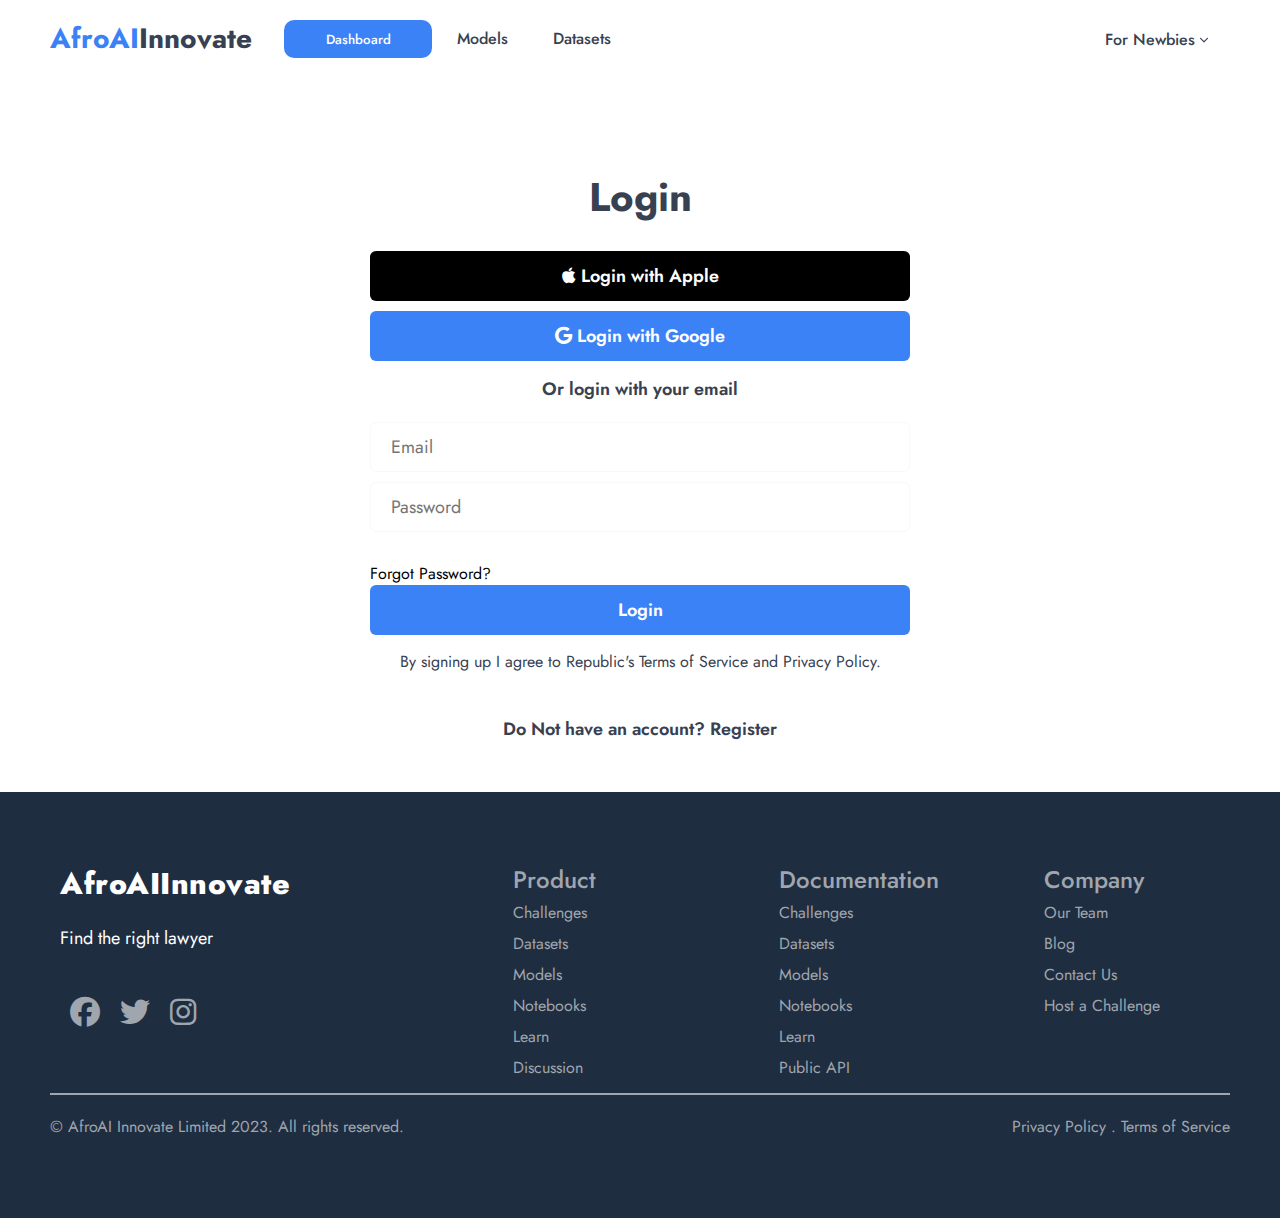
<file: afroaiinnovate/login.html>
<!DOCTYPE html>
<html lang="en">

<head>
    <meta charset="UTF-8">
    <meta name="viewport" content="width=device-width, initial-scale=1.0">

    <!-- == META OG Social Media Ads == -->
    <meta property="og:title" content="AfroAI Innovate" />
    <meta property="og:url" content="https://afroaiinnovate.web.app" />
    <meta property="og:image" content="https://afroaiinnovate.web.app/css/img/Facebook.png" />
    <meta property="og:type" content="website" />
    <meta property="og:desc revealription" content="AfroAI Innovate Upcoming Event" />

    <meta name="twitter:card" content="summary_large_image">
    <meta name="twitter:site" content="@AfroAI Innovate">
    <meta name="twitter:title" content="AfroAI Innovate">
    <meta name="twitter:desc revealription" content="AfroAI Innovate Upcoming Event">
    <meta name="twitter:image" content="https://afroaiinnovate.web.app/css/img/Twitter.png">
    <meta name="twitter:player" content="https://afroaiinnovate.web.app">
    <meta name="twitter:player:width" content="280">
    <meta name="twitter:player:height" content="150">

    <link rel="apple-touch-icon" sizes="180x180" href="css/favicon/apple-touch-icon.png">
    <link rel="icon" type="image/png" sizes="32x32" href="css/favicon/favicon-32x32.png">
    <link rel="icon" type="image/png" sizes="16x16" href="css/favicon/favicon-16x16.png">
    <link rel="manifest" href="css/favicon/site.webmanifest">
    <link rel="mask-icon" href="css/favicon/safari-pinned-tab.svg" color="#5bbad5">
    <link rel="shortcut icon" href="css/favicon/favicon.ico">
    <meta name="msapplication-TileColor" content="#ffffff">
    <meta name="msapplication-config" content="css/favicon/browserconfig.xml">
    <meta name="theme-color" content="#ffffff">

    <title>AfroAI Innovate</title>

    <!-- == Style == -->
    <link rel="stylesheet" href="css/style.css">
    <link rel="stylesheet" href="css/responsive.css">

    <!-- == Fonts == -->
    <link rel="preconnect" href="https://fonts.googleapis.com">
    <link rel="preconnect" href="https://fonts.gstatic.com" crossorigin>
    <link href="https://fonts.googleapis.com/css2?family=Jost:wght@100;200;300;400;500;600;700;800;900&display=swap"
        rel="stylesheet">

    <!-- == Icons == -->
    <link rel="stylesheet" href="https://cdnjs.cloudflare.com/ajax/libs/font-awesome/6.2.0/css/all.min.css"
        crossorigin="anonymous" />
    <script src="https://cdnjs.cloudflare.com/ajax/libs/jquery/2.2.4/jquery.min.js"></script>
    <script src="https://cdnjs.cloudflare.com/ajax/libs/jquery/3.3.1/jquery.min.js"></script>
    
    <!-- == INLINE STYLESHEET == -->
    <style>
        section.login{
            width: 100%;
            height: fit-content;
            padding: 40px 0px;
        }
        .login-contain{
            display: flex;
            align-items: center;
            justify-content: center;
        }
        .login-form{
            width: 100%;
            max-width: 540px;
            min-width: 280px;
        }
        .login-form h1{
            font-size: 40px;
            color: var(--color);
            margin: 0px 0px 20px;
            text-align: center;
        }
        .login-form button.btn-access{
            height: 50px;
            width: 100%;
            font-weight: 600;
            font-size: 18px;
            margin: 5px 0px 5px;
            text-align: center;
            border: 0px;
            outline: none;
            border-radius: 6px;
        }
        .login-form button.btn-access:nth-child(2){
            background-color: var(--black);
            color: var(--white);
        }
        .login-form button.btn-access:nth-child(3){
            background-color: var(--active-color);
            color: var(--white);
        }
        .login-form p{
            text-align: center;
            margin: 10px 0px;
            font-weight: 600;
            font-size: 18px;
            color: var(--color);
        }
        .login-form form{
            height: fit-content;
            padding: 5px 0px;
        }
        .login-form form input{
            height: 50px;
            width: 100%;
            font-weight: 400;
            font-size: 18px;
            color: var(--black);
            margin: 5px 0px;
            padding: 4px 20px;
            border: 1.5px solid var(--light-grey);
            outline: none;
            border-radius: 6px;
        }
         .login-form form input:nth-child(2){
            margin-bottom: 30px;
         }
        .login-form form a{
            margin: 30px 0px 0px !important;
            font-weight: 400;
            font-size: 16px;
            color: var(--black);
            padding: 8px 0px;
        }
        .login-form form a:hover{
            color: var(--active-color);
        }
        .login-form form button{
            height: 50px;
            width: 100%;
            font-weight: 600;
            font-size: 18px;
            margin: 0px;
            text-align: center;
            border: 0px;
            outline: none;
            border-radius: 6px;
            background-color: var(--active-color);
            color: var(--white);
        }
        .login-form p.policy{
            text-align: center;
            margin: 10px 0px;
            font-weight: 400;
            font-size: 16px;
            color: var(--color);
        }
        .login-form p a{
            color: var(--color);
        }
        .login-form p a:hover{
            color: var(--active-color);
        }
    </style>

</head>

<body>
    <!-- == Header == -->
        <header>
            <nav>
                <div class="nav-container container">
                    <div class="logo">
                        <a href="index.html">
                            <span class="logo-text-one">AfroAI</span>
                            <span class="logo-text-two">Innovate</span>
                        </a>
                    </div>
                    <div class="links" id="links">
                        <div class="cancel">
                            <span class="cancel-btn"><i class="fas fa-times"></i></span>
                        </div>
                        <div class="menu-item-lf">
                            <button class="find-btn" onclick="location.href='dashboard.html'">Dashboard</button>
                            <a href="dashboard.html">Models</a>
                            <a href="dashboard.html">Datasets</a>
                        </div>
                        <div class="dropdown">
                            <button class="dropbtn">For Newbies <svg xmlns="http://www.w3.org/2000/svg" viewBox="0 0 448 512" fill="currentColor" width="8" class="ml-2 h-3 w-3"><path d="M224 416c-8.188 0-16.38-3.125-22.62-9.375l-192-192c-12.5-12.5-12.5-32.75 0-45.25s32.75-12.5 45.25 0L224 338.8l169.4-169.4c12.5-12.5 32.75-12.5 45.25 0s12.5 32.75 0 45.25l-192 192C240.4 412.9 232.2 416 224 416z"></path></svg></button>
                            <div class="dropdown-content">
                            <div class="dropdown-extras">
                                <div class="drop-extra">
                                    <h4>FOR NEWBIES</h4>
                                    <div class="drop-extra-links">
                                        <a href="#">Marketing services</a>
                                        <a href="#">SEO</a>
                                        <a href="#">Copywriting</a>
                                        <a href="#">Social media management</a>
                                        <a href="#">Google Ads</a>
                                        <a href="#">Legal board</a>
                                    </div>
                                </div>
                                <div class="drop-extra">
                                    <h4>MEMBERSHIP</h4>
                                    <div class="drop-extra-links">
                                        <a href="#">How it works</a>
                                        <a href="#">Pricing</a>
                                        <div class="drop-extras-btns">
                                            <button class="login">Login</button>
                                            <span>or</span>
                                            <button class="register">Register</button>
                                        </div>
                                    </div>
                                </div>
                            </div>
                            </div>
                        </div>
                    </div>
                    <div class="menu-bar">
                        <span class="menu-btn">
                            <svg xmlns="http://www.w3.org/2000/svg" width="42" height="42" viewBox="0 0 42 42" fill="none">
                                <g clip-path="url(#clip0_302_221)">
                                    <path fill-rule="evenodd" clip-rule="evenodd"
                                        d="M0 9.84375C0 9.32161 0.207421 8.82085 0.576634 8.45163C0.945846 8.08242 1.44661 7.875 1.96875 7.875H40.0312C40.5534 7.875 41.0542 8.08242 41.4234 8.45163C41.7926 8.82085 42 9.32161 42 9.84375C42 10.3659 41.7926 10.8667 41.4234 11.2359C41.0542 11.6051 40.5534 11.8125 40.0312 11.8125H1.96875C1.44661 11.8125 0.945846 11.6051 0.576634 11.2359C0.207421 10.8667 0 10.3659 0 9.84375ZM0 21C0 20.4779 0.207421 19.9771 0.576634 19.6079C0.945846 19.2387 1.44661 19.0312 1.96875 19.0312H40.0312C40.5534 19.0312 41.0542 19.2387 41.4234 19.6079C41.7926 19.9771 42 20.4779 42 21C42 21.5221 41.7926 22.0229 41.4234 22.3921C41.0542 22.7613 40.5534 22.9688 40.0312 22.9688H1.96875C1.44661 22.9688 0.945846 22.7613 0.576634 22.3921C0.207421 22.0229 0 21.5221 0 21ZM1.96875 30.1875C1.44661 30.1875 0.945846 30.3949 0.576634 30.7641C0.207421 31.1333 0 31.6341 0 32.1562C0 32.6784 0.207421 33.1792 0.576634 33.5484C0.945846 33.9176 1.44661 34.125 1.96875 34.125H40.0312C40.5534 34.125 41.0542 33.9176 41.4234 33.5484C41.7926 33.1792 42 32.6784 42 32.1562C42 31.6341 41.7926 31.1333 41.4234 30.7641C41.0542 30.3949 40.5534 30.1875 40.0312 30.1875H1.96875Z"
                                        fill="black" />
                                </g>
                                <defs>
                                    <clipPath id="clip0_302_221">
                                        <rect width="42" height="42" fill="white" />
                                    </clipPath>
                                </defs>
                            </svg>
                        </span>
                    </div>
                </div>
            </nav>
        </header>
    <!-- == || Header == -->

    <!-- == Main == -->
        <main>
            <section class="login">
                <div class="login-contain container">
                    <div class="login-form">
                        <h1>Login</h1>
                        <button class="btn-access"><i class="fa-brands fa-apple"></i> Login with Apple</button>
                        <button class="btn-access"><i class="fa-brands fa-google"></i> Login with Google</button>
                        <p>Or login with your email</p>
                        <form action="">
                            <input type="email" placeholder="Email">
                            <input type="password" placeholder="Password">
                            <a href="forgot-password.html">Forgot Password?</a>
                            <button type="submit">Login</button>
                        </form>
                        <p class="policy">By signing up I agree to Republic's Terms of Service and Privacy Policy.</p>
                        <br>
                        <p>Do Not have an account? <a href="register.html">Register</a></p>
                    </div>
                </div>
            </section>
        </main>
    <!-- == || Main == -->

    <!-- == Footer == -->
        <footer>
            <div class="ft-holder container">
                <div class="top-ft">
                    <div class="ft-column social">
                        <h1>AfroAIInnovate</h1>
                        <p>Find the right lawyer</p>
                        <div class="social-icons">
                            <a href="#"><i class="fab fa-facebook"></i></a>
                            <a href="#"><i class="fab fa-twitter"></i></a>
                            <a href="#"><i class="fab fa-instagram"></i></a>
                        </div>
                    </div>
                    <div class="ft-column link">
                        <h2>Product</h2>
                        <ul>
                            <li><a href="#">Challenges</a></li>
                            <li><a href="#">Datasets</a></li>
                            <li><a href="#">Models</a></li>
                            <li><a href="#">Notebooks</a></li>
                            <li><a href="#">Learn</a></li>
                            <li><a href="#">Discussion</a></li>
                        </ul>
                    </div>
                    <div class="ft-column link">
                        <h2>Documentation</h2>
                        <ul>
                            <li><a href="#">Challenges</a></li>
                            <li><a href="#">Datasets</a></li>
                            <li><a href="#">Models</a></li>
                            <li><a href="#">Notebooks</a></li>
                            <li><a href="#">Learn</a></li>
                            <li><a href="#">Public API</a></li>
                        </ul>
                    </div>
                    <div class="ft-column link">
                        <h2>Company</h2>
                        <ul>
                            <li><a href="#">Our Team</a></li>
                            <li><a href="#">Blog</a></li>
                            <li><a href="#">Contact Us</a></li>
                            <li><a href="#">Host a Challenge</a></li>
                        </ul>
                    </div>
                </div>
                <div class="bottom-ft">
                    <div class="copyright">
                        <p>© AfroAI Innovate Limited 2023. All rights reserved.</p>
                    </div>
                    <div class="ft-legal-links">
                        <a href="#">Privacy Policy</a>
                        <span>.</span>
                        <a href="#">Terms of Service</a>
                    </div>
                </div>
            </div>
        </footer>
    <!-- == || Footer == -->

    <!-- == Scripts == -->
    <script src="js/scripts.js"></script>
</body>

</html>
</file>
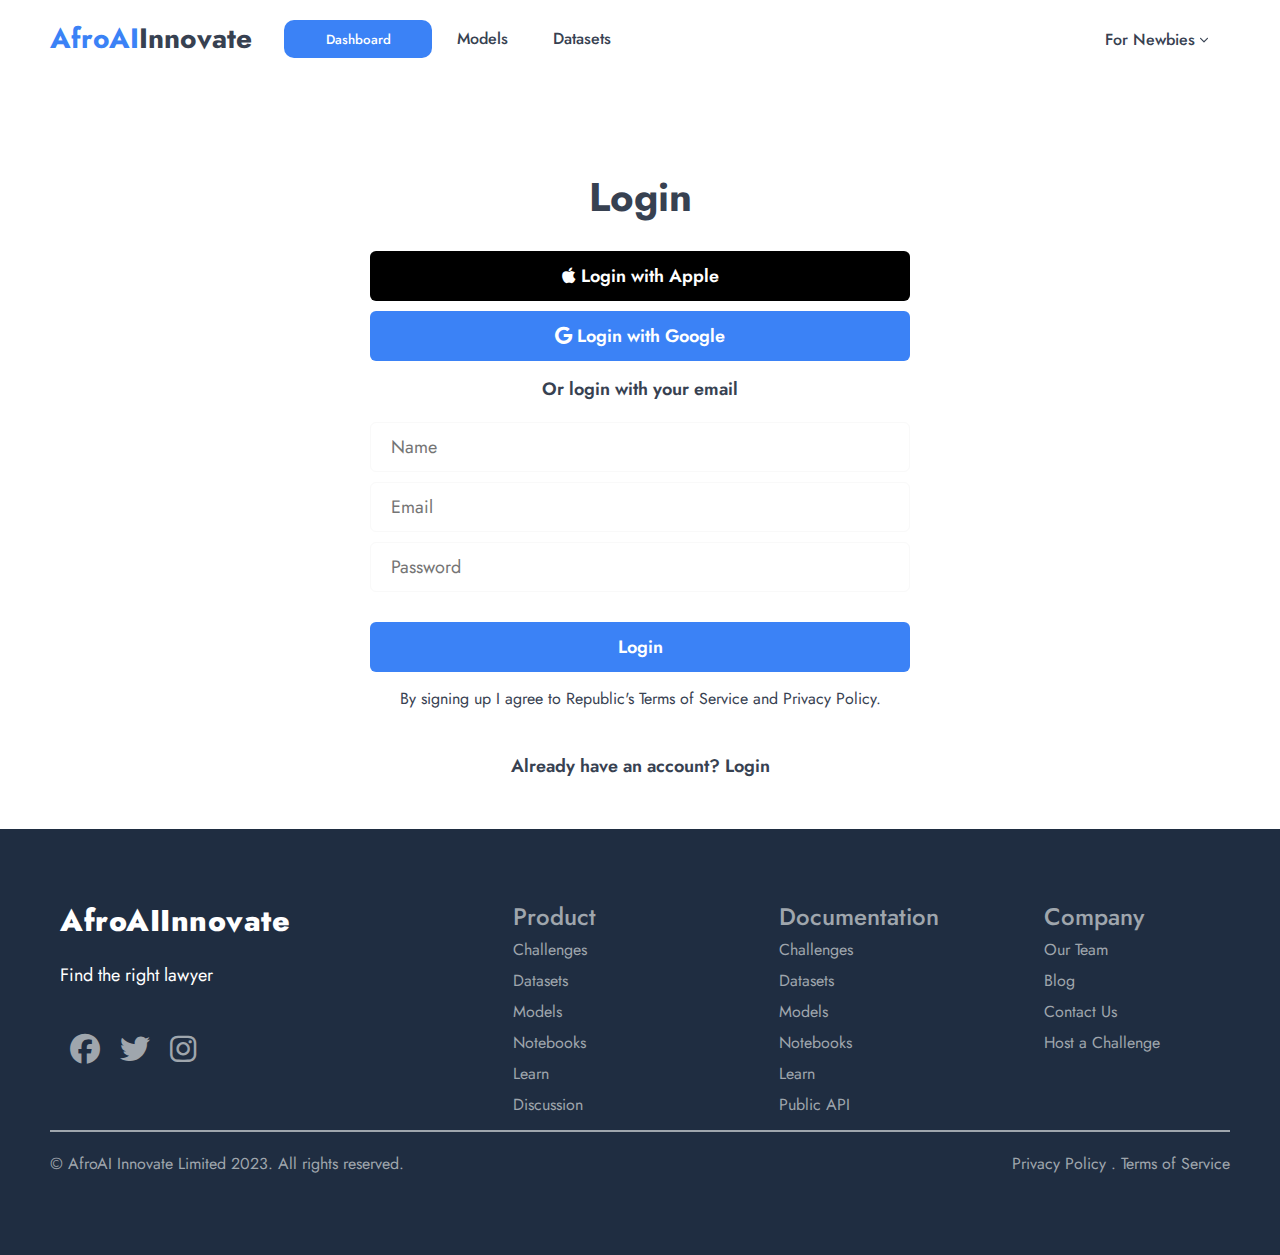
<file: afroaiinnovate/register.html>
<!DOCTYPE html>
<html lang="en">

<head>
    <meta charset="UTF-8">
    <meta name="viewport" content="width=device-width, initial-scale=1.0">

    <!-- == META OG Social Media Ads == -->
    <meta property="og:title" content="AfroAI Innovate" />
    <meta property="og:url" content="https://afroaiinnovate.web.app" />
    <meta property="og:image" content="https://afroaiinnovate.web.app/css/img/Facebook.png" />
    <meta property="og:type" content="website" />
    <meta property="og:desc revealription" content="AfroAI Innovate Upcoming Event" />

    <meta name="twitter:card" content="summary_large_image">
    <meta name="twitter:site" content="@AfroAI Innovate">
    <meta name="twitter:title" content="AfroAI Innovate">
    <meta name="twitter:desc revealription" content="AfroAI Innovate Upcoming Event">
    <meta name="twitter:image" content="https://afroaiinnovate.web.app/css/img/Twitter.png">
    <meta name="twitter:player" content="https://afroaiinnovate.web.app">
    <meta name="twitter:player:width" content="280">
    <meta name="twitter:player:height" content="150">

    <link rel="apple-touch-icon" sizes="180x180" href="css/favicon/apple-touch-icon.png">
    <link rel="icon" type="image/png" sizes="32x32" href="css/favicon/favicon-32x32.png">
    <link rel="icon" type="image/png" sizes="16x16" href="css/favicon/favicon-16x16.png">
    <link rel="manifest" href="css/favicon/site.webmanifest">
    <link rel="mask-icon" href="css/favicon/safari-pinned-tab.svg" color="#5bbad5">
    <link rel="shortcut icon" href="css/favicon/favicon.ico">
    <meta name="msapplication-TileColor" content="#ffffff">
    <meta name="msapplication-config" content="css/favicon/browserconfig.xml">
    <meta name="theme-color" content="#ffffff">

    <title>AfroAI Innovate</title>

    <!-- == Style == -->
    <link rel="stylesheet" href="css/style.css">
    <link rel="stylesheet" href="css/responsive.css">

    <!-- == Fonts == -->
    <link rel="preconnect" href="https://fonts.googleapis.com">
    <link rel="preconnect" href="https://fonts.gstatic.com" crossorigin>
    <link href="https://fonts.googleapis.com/css2?family=Jost:wght@100;200;300;400;500;600;700;800;900&display=swap"
        rel="stylesheet">

    <!-- == Icons == -->
    <link rel="stylesheet" href="https://cdnjs.cloudflare.com/ajax/libs/font-awesome/6.2.0/css/all.min.css"
        crossorigin="anonymous" />
    <script src="https://cdnjs.cloudflare.com/ajax/libs/jquery/2.2.4/jquery.min.js"></script>
    <script src="https://cdnjs.cloudflare.com/ajax/libs/jquery/3.3.1/jquery.min.js"></script>
    
    <!-- == INLINE STYLESHEET == -->
    <style>
        section.login{
            width: 100%;
            height: fit-content;
            padding: 40px 0px;
        }
        .login-contain{
            display: flex;
            align-items: center;
            justify-content: center;
        }
        .register-form{
            width: 100%;
            max-width: 540px;
            min-width: 280px;
        }
        .register-form h1{
            font-size: 40px;
            color: var(--color);
            margin: 0px 0px 20px;
            text-align: center;
        }
        .register-form button.btn-access{
            height: 50px;
            width: 100%;
            font-weight: 600;
            font-size: 18px;
            margin: 5px 0px 5px;
            text-align: center;
            border: 0px;
            outline: none;
            border-radius: 6px;
        }
        .register-form button.btn-access:nth-child(2){
            background-color: var(--black);
            color: var(--white);
        }
        .register-form button.btn-access:nth-child(3){
            background-color: var(--active-color);
            color: var(--white);
        }
        .register-form p{
            text-align: center;
            margin: 10px 0px;
            font-weight: 600;
            font-size: 18px;
            color: var(--color);
        }
        .register-form form{
            height: fit-content;
            padding: 5px 0px;
        }
        .register-form form input{
            height: 50px;
            width: 100%;
            font-weight: 400;
            font-size: 18px;
            color: var(--black);
            margin: 5px 0px;
            padding: 4px 20px;
            border: 1.5px solid var(--light-grey);
            outline: none;
            border-radius: 6px;
        }
         .register-form form input:nth-child(3){
            margin-bottom: 30px;
         }
        .register-form form a{
            margin: 30px 0px 0px !important;
            font-weight: 400;
            font-size: 16px;
            color: var(--black);
            padding: 8px 0px;
        }
        .register-form form a:hover{
            color: var(--active-color);
        }
        .register-form form button{
            height: 50px;
            width: 100%;
            font-weight: 600;
            font-size: 18px;
            margin: 0px;
            text-align: center;
            border: 0px;
            outline: none;
            border-radius: 6px;
            background-color: var(--active-color);
            color: var(--white);
        }
        .register-form p.policy{
            text-align: center;
            margin: 10px 0px;
            font-weight: 400;
            font-size: 16px;
            color: var(--color);
        }
        .register-form p a{
            color: var(--color);
        }
        .register-form p a:hover{
            color: var(--active-color);
        }
    </style>

</head>

<body>
    <!-- == Header == -->
        <header>
            <nav>
                <div class="nav-container container">
                    <div class="logo">
                        <a href="index.html">
                            <span class="logo-text-one">AfroAI</span>
                            <span class="logo-text-two">Innovate</span>
                        </a>
                    </div>
                    <div class="links" id="links">
                        <div class="cancel">
                            <span class="cancel-btn"><i class="fas fa-times"></i></span>
                        </div>
                        <div class="menu-item-lf">
                            <button class="find-btn" onclick="location.href='dashboard.html'">Dashboard</button>
                            <a href="dashboard.html">Models</a>
                            <a href="dashboard.html">Datasets</a>
                        </div>
                        <div class="dropdown">
                            <button class="dropbtn">For Newbies <svg xmlns="http://www.w3.org/2000/svg" viewBox="0 0 448 512" fill="currentColor" width="8" class="ml-2 h-3 w-3"><path d="M224 416c-8.188 0-16.38-3.125-22.62-9.375l-192-192c-12.5-12.5-12.5-32.75 0-45.25s32.75-12.5 45.25 0L224 338.8l169.4-169.4c12.5-12.5 32.75-12.5 45.25 0s12.5 32.75 0 45.25l-192 192C240.4 412.9 232.2 416 224 416z"></path></svg></button>
                            <div class="dropdown-content">
                            <div class="dropdown-extras">
                                <div class="drop-extra">
                                    <h4>FOR NEWBIES</h4>
                                    <div class="drop-extra-links">
                                        <a href="#">Marketing services</a>
                                        <a href="#">SEO</a>
                                        <a href="#">Copywriting</a>
                                        <a href="#">Social media management</a>
                                        <a href="#">Google Ads</a>
                                        <a href="#">Legal board</a>
                                    </div>
                                </div>
                                <div class="drop-extra">
                                    <h4>MEMBERSHIP</h4>
                                    <div class="drop-extra-links">
                                        <a href="#">How it works</a>
                                        <a href="#">Pricing</a>
                                        <div class="drop-extras-btns">
                                            <button class="login">Login</button>
                                            <span>or</span>
                                            <button class="register">Register</button>
                                        </div>
                                    </div>
                                </div>
                            </div>
                            </div>
                        </div>
                    </div>
                    <div class="menu-bar">
                        <span class="menu-btn">
                            <svg xmlns="http://www.w3.org/2000/svg" width="42" height="42" viewBox="0 0 42 42" fill="none">
                                <g clip-path="url(#clip0_302_221)">
                                    <path fill-rule="evenodd" clip-rule="evenodd"
                                        d="M0 9.84375C0 9.32161 0.207421 8.82085 0.576634 8.45163C0.945846 8.08242 1.44661 7.875 1.96875 7.875H40.0312C40.5534 7.875 41.0542 8.08242 41.4234 8.45163C41.7926 8.82085 42 9.32161 42 9.84375C42 10.3659 41.7926 10.8667 41.4234 11.2359C41.0542 11.6051 40.5534 11.8125 40.0312 11.8125H1.96875C1.44661 11.8125 0.945846 11.6051 0.576634 11.2359C0.207421 10.8667 0 10.3659 0 9.84375ZM0 21C0 20.4779 0.207421 19.9771 0.576634 19.6079C0.945846 19.2387 1.44661 19.0312 1.96875 19.0312H40.0312C40.5534 19.0312 41.0542 19.2387 41.4234 19.6079C41.7926 19.9771 42 20.4779 42 21C42 21.5221 41.7926 22.0229 41.4234 22.3921C41.0542 22.7613 40.5534 22.9688 40.0312 22.9688H1.96875C1.44661 22.9688 0.945846 22.7613 0.576634 22.3921C0.207421 22.0229 0 21.5221 0 21ZM1.96875 30.1875C1.44661 30.1875 0.945846 30.3949 0.576634 30.7641C0.207421 31.1333 0 31.6341 0 32.1562C0 32.6784 0.207421 33.1792 0.576634 33.5484C0.945846 33.9176 1.44661 34.125 1.96875 34.125H40.0312C40.5534 34.125 41.0542 33.9176 41.4234 33.5484C41.7926 33.1792 42 32.6784 42 32.1562C42 31.6341 41.7926 31.1333 41.4234 30.7641C41.0542 30.3949 40.5534 30.1875 40.0312 30.1875H1.96875Z"
                                        fill="black" />
                                </g>
                                <defs>
                                    <clipPath id="clip0_302_221">
                                        <rect width="42" height="42" fill="white" />
                                    </clipPath>
                                </defs>
                            </svg>
                        </span>
                    </div>
                </div>
            </nav>
        </header>
    <!-- == || Header == -->

    <!-- == Main == -->
        <main>
            <section class="login">
                <div class="login-contain container">
                    <div class="register-form">
                        <h1>Login</h1>
                        <button class="btn-access"><i class="fa-brands fa-apple"></i> Login with Apple</button>
                        <button class="btn-access"><i class="fa-brands fa-google"></i> Login with Google</button>
                        <p>Or login with your email</p>
                        <form action="">
                            <input type="text" placeholder="Name">
                            <input type="email" placeholder="Email">
                            <input type="password" placeholder="Password">
                            <button type="submit">Login</button>
                        </form>
                        <p class="policy">By signing up I agree to Republic's Terms of Service and Privacy Policy.</p>
                        <br>
                        <p>Already have an account? <a href="login.html">Login</a></p>
                    </div>
                </div>
            </section>
        </main>
    <!-- == || Main == -->

    <!-- == Footer == -->
        <footer>
            <div class="ft-holder container">
                <div class="top-ft">
                    <div class="ft-column social">
                        <h1>AfroAIInnovate</h1>
                        <p>Find the right lawyer</p>
                        <div class="social-icons">
                            <a href="#"><i class="fab fa-facebook"></i></a>
                            <a href="#"><i class="fab fa-twitter"></i></a>
                            <a href="#"><i class="fab fa-instagram"></i></a>
                        </div>
                    </div>
                    <div class="ft-column link">
                        <h2>Product</h2>
                        <ul>
                            <li><a href="#">Challenges</a></li>
                            <li><a href="#">Datasets</a></li>
                            <li><a href="#">Models</a></li>
                            <li><a href="#">Notebooks</a></li>
                            <li><a href="#">Learn</a></li>
                            <li><a href="#">Discussion</a></li>
                        </ul>
                    </div>
                    <div class="ft-column link">
                        <h2>Documentation</h2>
                        <ul>
                            <li><a href="#">Challenges</a></li>
                            <li><a href="#">Datasets</a></li>
                            <li><a href="#">Models</a></li>
                            <li><a href="#">Notebooks</a></li>
                            <li><a href="#">Learn</a></li>
                            <li><a href="#">Public API</a></li>
                        </ul>
                    </div>
                    <div class="ft-column link">
                        <h2>Company</h2>
                        <ul>
                            <li><a href="#">Our Team</a></li>
                            <li><a href="#">Blog</a></li>
                            <li><a href="#">Contact Us</a></li>
                            <li><a href="#">Host a Challenge</a></li>
                        </ul>
                    </div>
                </div>
                <div class="bottom-ft">
                    <div class="copyright">
                        <p>© AfroAI Innovate Limited 2023. All rights reserved.</p>
                    </div>
                    <div class="ft-legal-links">
                        <a href="#">Privacy Policy</a>
                        <span>.</span>
                        <a href="#">Terms of Service</a>
                    </div>
                </div>
            </div>
        </footer>
    <!-- == || Footer == -->

    <!-- == Scripts == -->
    <script src="js/scripts.js"></script>
</body>

</html>
</file>
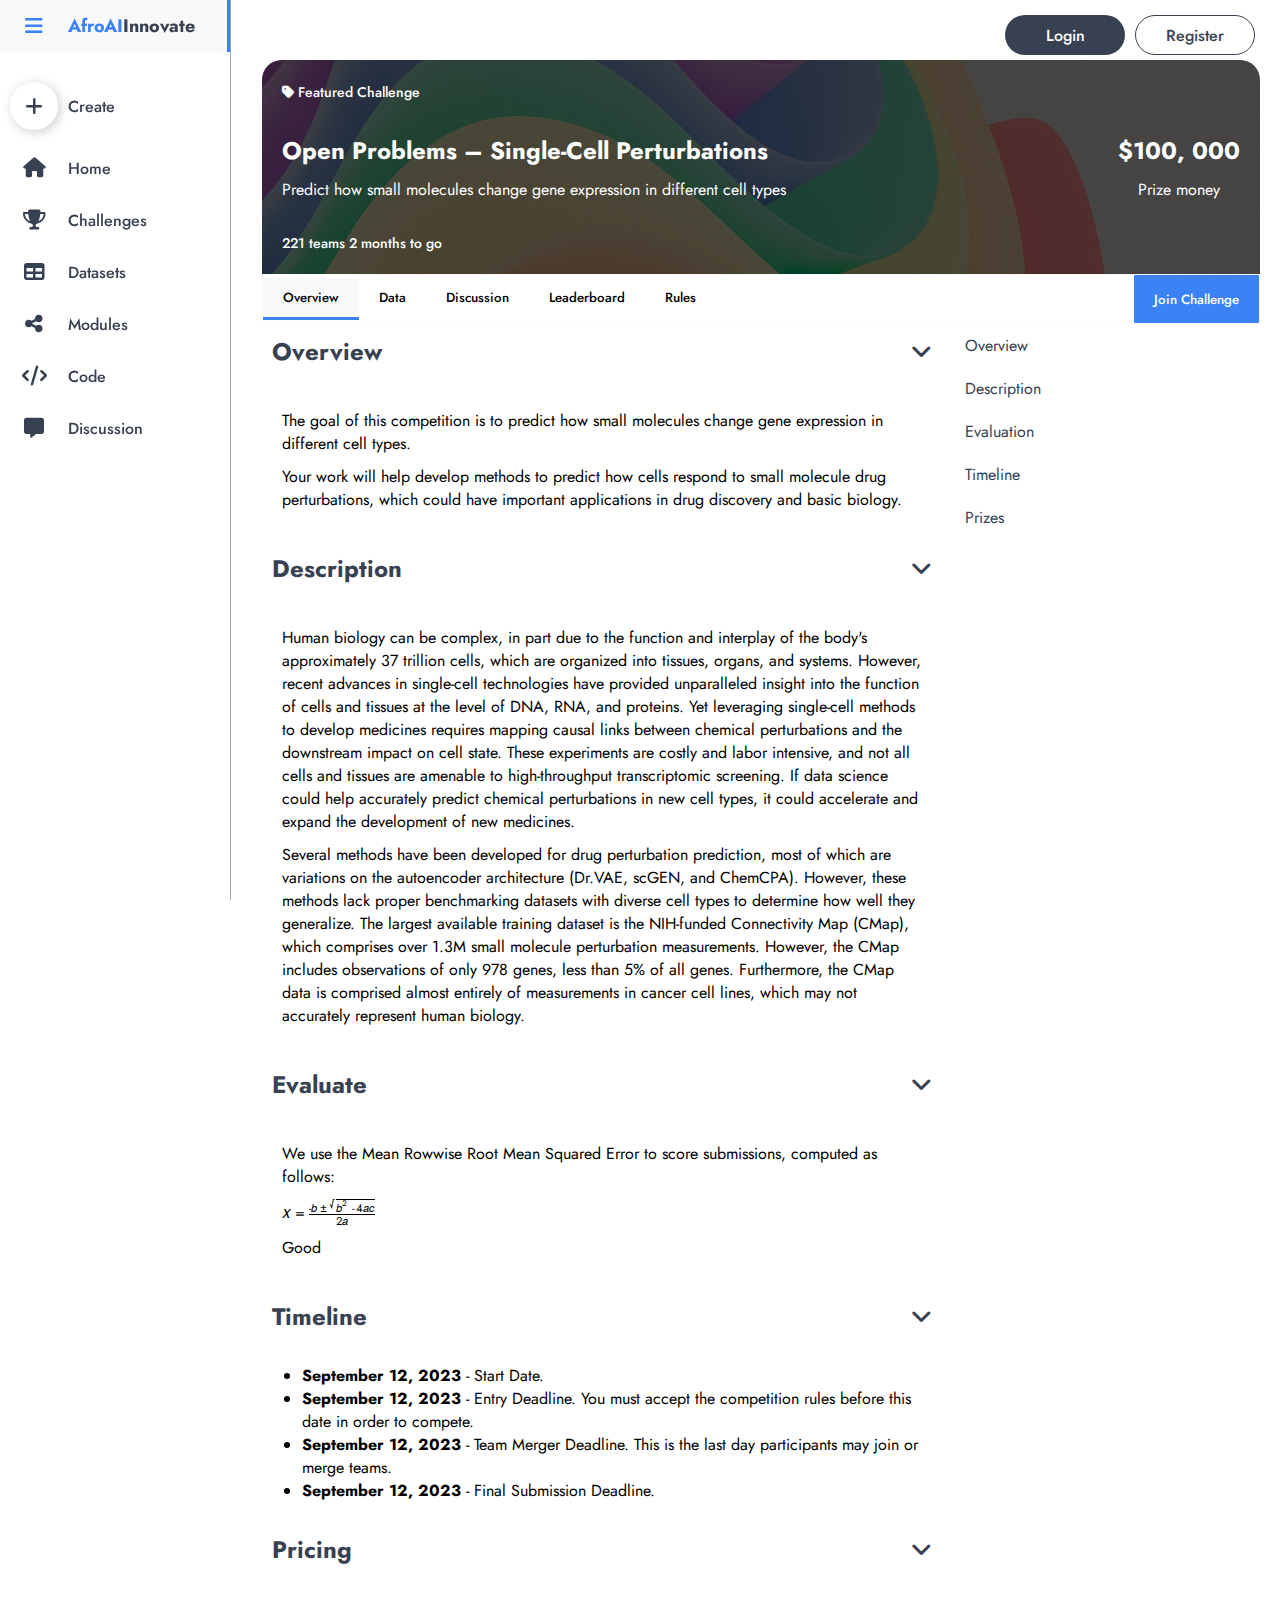
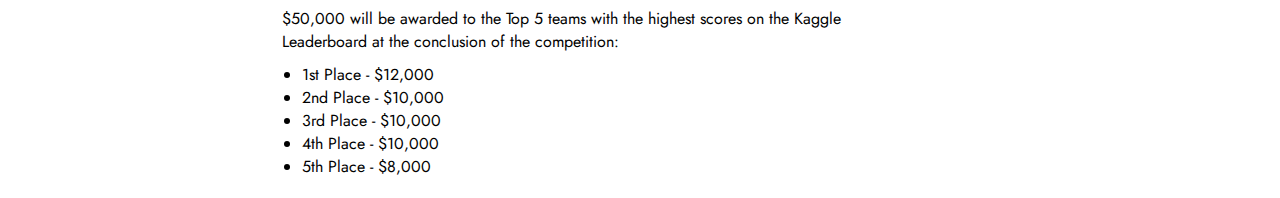
<file: afroaiinnovate/single_challenge.html>
<!DOCTYPE html>
<html lang="en">

<head>
    <meta charset="UTF-8">
    <meta name="viewport" content="width=device-width, initial-scale=1.0">

    <!-- == META OG Social Media Ads == -->
    <meta property="og:title" content="AfroAI Innovate" />
    <meta property="og:url" content="https://afroaiinnovate.web.app" />
    <meta property="og:image" content="https://afroaiinnovate.web.app/css/img/Facebook.png" />
    <meta property="og:type" content="website" />
    <meta property="og:desc revealription" content="AfroAI Innovate Upcoming Event" />

    <meta name="twitter:card" content="summary_large_image">
    <meta name="twitter:site" content="@AfroAI Innovate">
    <meta name="twitter:title" content="AfroAI Innovate">
    <meta name="twitter:desc revealription" content="AfroAI Innovate Upcoming Event">
    <meta name="twitter:image" content="https://afroaiinnovate.web.app/css/img/Twitter.png">
    <meta name="twitter:player" content="https://afroaiinnovate.web.app">
    <meta name="twitter:player:width" content="280">
    <meta name="twitter:player:height" content="150">


    <link rel="apple-touch-icon" sizes="180x180" href="css/favicon/apple-touch-icon.png">
    <link rel="icon" type="image/png" sizes="32x32" href="css/favicon/favicon-32x32.png">
    <link rel="icon" type="image/png" sizes="16x16" href="css/favicon/favicon-16x16.png">
    <link rel="manifest" href="css/favicon/site.webmanifest">
    <link rel="mask-icon" href="css/favicon/safari-pinned-tab.svg" color="#5bbad5">
    <link rel="shortcut icon" href="css/favicon/favicon.ico">
    <meta name="msapplication-TileColor" content="#ffffff">
    <meta name="msapplication-config" content="css/favicon/browserconfig.xml">
    <meta name="theme-color" content="#ffffff">

    <title>AfroAI Innovate</title>

    <!-- == Style == -->
    <link rel="stylesheet" href="css/dashboard.css">
    <link rel="stylesheet" href="css/style.css">
    <link rel="stylesheet" href="css/responsive.css">

    <!-- == Fonts == -->
    <link rel="preconnect" href="https://fonts.googleapis.com">
    <link rel="preconnect" href="https://fonts.gstatic.com" crossorigin>
    <link href="https://fonts.googleapis.com/css2?family=Jost:wght@100;200;300;400;500;600;700;800;900&display=swap"
        rel="stylesheet">

    <!-- == Icons == -->
    <link rel="stylesheet" href="https://cdnjs.cloudflare.com/ajax/libs/font-awesome/6.2.0/css/all.min.css"
        crossorigin="anonymous" />
    <script src="https://cdnjs.cloudflare.com/ajax/libs/jquery/2.2.4/jquery.min.js"></script>
    <script src="https://cdnjs.cloudflare.com/ajax/libs/jquery/3.3.1/jquery.min.js"></script>

    <!-- ==  == -->

</head>

<body>
    <!-- == Main == -->
    <main class="dashboard">
        <div class="dash-side-nav">
            <div class="links nav">
                <button class="link">
                    <div class="icon menu-btn">
                        <i class="fa-solid fa-bars"></i>
                    </div>
                    <div class="text">
                        <span class="dash-logo">
                            <span class="logo-text-one">AfroAI</span>
                            <span class="logo-text-two">Innovate</span>
                        </span>
                    </div>
                </button>
                <button class="link create-btn">
                    <div class="icon">
                        <i class="fa-solid fa-plus"></i>
                    </div>
                    <div class="text">
                        <span>Create</span>
                    </div>
                </button>
                <button class="link btn-content" onclick="location.href='index.html'">
                    <div class="icon">
                        <i class="fa-solid fa-house"></i>
                    </div>
                    <div class="text">
                        <span>Home</span>
                    </div>
                </button>
                <button class="link btn-content">
                    <div class="icon">
                        <i class="fa-solid fa-trophy"></i>
                    </div>
                    <div class="text">
                        <span>Challenges</span>
                    </div>
                </button>
                <button class="link btn-content">
                    <div class="icon">
                        <i class="fa-solid fa-table"></i>
                    </div>
                    <div class="text">
                        <span>Datasets</span>
                    </div>
                </button>
                <button class="link btn-content">
                    <div class="icon">
                        <i class="fa-solid fa-share-nodes"></i>
                    </div>
                    <div class="text">
                        <span>Modules</span>
                    </div>
                </button>
                <button class="link btn-content">
                    <div class="icon">
                        <i class="fa-solid fa-code"></i>
                    </div>
                    <div class="text">
                        <span>Code</span>
                    </div>
                </button>
                <button class="link btn-content">
                    <div class="icon">
                        <i class="fa-solid fa-message"></i>
                    </div>
                    <div class="text">
                        <span>Discussion</span>
                    </div>
                </button>
            </div>
        </div>
        <div class="dash-side-content">
            <div class="dash-title">
                <div class="illusion"></div>
                <div class="dash-profile-access">
                    <button class="btn-login" onclick="location.href='login.html'">Login</button>
                    <button class="btn-register" onclick="location.href='register.html'">Register</button>
                </div>
            </div>
            <div class="single-page">
                <div class="single-pg-content">
                    <div class="spc-top">
                        <div class="spc-top-overlay">
                            <div class="competition-top">
                                <span class="compe-status"><i class="fa-solid fa-tag"></i> Featured Challenge</span>
                                <div class="title-price">
                                    <div class="title">
                                        <h1>Open Problems – Single-Cell Perturbations</h1>
                                        <p>Predict how small molecules change gene expression in different cell types
                                        </p>
                                    </div>
                                    <div class="pricing">
                                        <h3>$100, 000</h3>
                                        <p>Prize money</p>
                                    </div>
                                </div>
                                <div class="compe-in-info">
                                    <span>221 teams 2 months to go</span>
                                </div>
                            </div>
                        </div>
                    </div>
                    <div class="competition-tabs-join-btn">
                        <div class="tabs">
                            <button class="btn-tabbed-competition active-tab-btn" onclick="showTab(0)">Overview</button>
                            <button class="btn-tabbed-competition" onclick="showTab(1)">Data</button>
                            <button class="btn-tabbed-competition" onclick="showTab(2)">Discussion</button>
                            <button class="btn-tabbed-competition" onclick="showTab(3)">Leaderboard</button>
                            <button class="btn-tabbed-competition" onclick="showTab(4)">Rules</button>
                        </div>
                        <div class="btn-join">
                            <button>Join Challenge</button>
                        </div>
                    </div>
                    <div class="spc-content">
                        <div class="overview-tab tabs-content spc active-tab">
                            <div class="overview-tab-container">
                                <div class="left tabs-nav">
                                    <button class="accordion-button" id="overview-tab-content">
                                        Overview
                                        <span class="accordion-arrow"><i class="fa-solid fa-angle-down"></i></span>
                                    </button>
                                    <div class="accordion-content active-acc">
                                        <p>The goal of this competition is to predict how small molecules change gene
                                            expression in different cell types.</p>
                                        <p>Your work will help develop methods to predict how cells respond to small
                                            molecule drug perturbations, which could have important applications in drug
                                            discovery and basic biology.</p>
                                    </div>

                                    <button class="accordion-button" id="description-tab-content">
                                        Description
                                        <span class="accordion-arrow"><i class="fa-solid fa-angle-down"></i></span>
                                    </button>
                                    <div class="accordion-content active-acc">
                                        <p>Human biology can be complex, in part due to the function and interplay of
                                            the body's approximately 37 trillion cells, which are organized into
                                            tissues, organs, and systems. However, recent advances in single-cell
                                            technologies have provided unparalleled insight into the function of cells
                                            and tissues at the level of DNA, RNA, and proteins. Yet leveraging
                                            single-cell methods to develop medicines requires mapping causal links
                                            between chemical perturbations and the downstream impact on cell state.
                                            These experiments are costly and labor intensive, and not all cells and
                                            tissues are amenable to high-throughput transcriptomic screening. If data
                                            science could help accurately predict chemical perturbations in new cell
                                            types, it could accelerate and expand the development of new medicines.</p>
                                        <p>Several methods have been developed for drug perturbation prediction, most of
                                            which are variations on the autoencoder architecture (Dr.VAE, scGEN, and
                                            ChemCPA). However, these methods lack proper benchmarking datasets with
                                            diverse cell types to determine how well they generalize. The largest
                                            available training dataset is the NIH-funded Connectivity Map (CMap), which
                                            comprises over 1.3M small molecule perturbation measurements. However, the
                                            CMap includes observations of only 978 genes, less than 5% of all genes.
                                            Furthermore, the CMap data is comprised almost entirely of measurements in
                                            cancer cell lines, which may not accurately represent human biology.</p>
                                    </div>
                                    <button class="accordion-button" id="evaluate-tab-content">
                                        Evaluate
                                        <span class="accordion-arrow"><i class="fa-solid fa-angle-down"></i></span>
                                    </button>
                                    <div class="accordion-content active-acc">
                                        <p>We use the Mean Rowwise Root Mean Squared Error to score submissions,
                                            computed as follows:</p>
                                        <math xmlns="http://www.w3.org/1998/Math/MathML">
                                            <mrow>
                                                <mi>x</mi>
                                                <mo>=</mo>
                                                <mfrac>
                                                    <mrow>
                                                        <mo>-</mo>
                                                        <mi>b</mi>
                                                        <mo>±</mo>
                                                        <msqrt>
                                                            <mrow>
                                                                <msup>
                                                                    <mi>b</mi>
                                                                    <mn>2</mn>
                                                                </msup>
                                                                <mo>-</mo>
                                                                <mn>4</mn>
                                                                <mi>a</mi>
                                                                <mi>c</mi>
                                                            </mrow>
                                                        </msqrt>
                                                    </mrow>
                                                    <mrow>
                                                        <mn>2</mn>
                                                        <mi>a</mi>
                                                    </mrow>
                                                </mfrac>
                                            </mrow>
                                        </math>
                                        <p>Good</p>
                                    </div>
                                    <button class="accordion-button" id="timeline-tab-content">
                                        Timeline
                                        <span class="accordion-arrow"><i class="fa-solid fa-angle-down"></i></span>
                                    </button>
                                    <div class="accordion-content active-acc">
                                        <ul>
                                            <li><strong>September 12, 2023</strong> - Start Date.</li>
                                            <li><strong>September 12, 2023</strong> - Entry Deadline. You must accept
                                                the competition rules before this date in order to compete.</li>
                                            <li><strong>September 12, 2023</strong> - Team Merger Deadline. This is the
                                                last day participants may join or merge teams.</li>
                                            <li><strong>September 12, 2023</strong> - Final Submission Deadline.</li>
                                        </ul>
                                    </div>
                                    <button class="accordion-button" id="prices-tab-content">
                                        Pricing
                                        <span class="accordion-arrow"><i class="fa-solid fa-angle-down"></i></span>
                                    </button>
                                    <div class="accordion-content active-acc">
                                        <p>$50,000 will be awarded to the Top 5 teams with the highest scores on the
                                            Kaggle Leaderboard at the conclusion of the competition:</p>
                                        <ul>
                                            <li>1st Place - $12,000</li>
                                            <li>2nd Place - $10,000</li>
                                            <li>3rd Place - $10,000</li>
                                            <li>4th Place - $10,000</li>
                                            <li>5th Place - $8,000</li>
                                        </ul>
                                    </div>
                                </div>
                                <div class="right page-move tabs-nav">
                                    <div class="side-navigation">
                                        <a href="#overview-tab-content">Overview</a>
                                        <a href="#description-tab-content">Description</a>
                                        <a href="#evaluate-tab-content">Evaluation</a>
                                        <a href="#timeline-tab-content">Timeline</a>
                                        <a href="#prizes-tab-content">Prizes</a>
                                    </div>
                                </div>
                            </div>
                        </div>
                        <div class="data-tab tabs-content">
                            <div class="overview-tab-container">
                                <div class="left tabs-nav">
                                    <button class="accordion-button" id="overview-tab-content">
                                        Dataset Description
                                        <span class="accordion-arrow"><i class="fa-solid fa-angle-down"></i></span>
                                    </button>
                                    <div class="accordion-content active-acc">
                                        <p>The goal of this competition is to predict how small molecules change gene
                                            expression in different cell types.</p>
                                        <p>Your work will help develop methods to predict how cells respond to small
                                            molecule drug perturbations, which could have important applications in drug
                                            discovery and basic biology.</p>
                                    </div>

                                    <button class="accordion-button" id="description-tab-content">
                                        Description
                                        <span class="accordion-arrow"><i class="fa-solid fa-angle-down"></i></span>
                                    </button>
                                    <div class="accordion-content active-acc">
                                        <p>Human biology can be complex, in part due to the function and interplay of
                                            the body's approximately 37 trillion cells, which are organized into
                                            tissues, organs, and systems. However, recent advances in single-cell
                                            technologies have provided unparalleled insight into the function of cells
                                            and tissues at the level of DNA, RNA, and proteins. Yet leveraging
                                            single-cell methods to develop medicines requires mapping causal links
                                            between chemical perturbations and the downstream impact on cell state.
                                            These experiments are costly and labor intensive, and not all cells and
                                            tissues are amenable to high-throughput transcriptomic screening. If data
                                            science could help accurately predict chemical perturbations in new cell
                                            types, it could accelerate and expand the development of new medicines.</p>
                                        <p>Several methods have been developed for drug perturbation prediction, most of
                                            which are variations on the autoencoder architecture (Dr.VAE, scGEN, and
                                            ChemCPA). However, these methods lack proper benchmarking datasets with
                                            diverse cell types to determine how well they generalize. The largest
                                            available training dataset is the NIH-funded Connectivity Map (CMap), which
                                            comprises over 1.3M small molecule perturbation measurements. However, the
                                            CMap includes observations of only 978 genes, less than 5% of all genes.
                                            Furthermore, the CMap data is comprised almost entirely of measurements in
                                            cancer cell lines, which may not accurately represent human biology.</p>
                                    </div>
                                </div>
                                <div class="right page-move tabs-nav">
                                    <div class="side-navigation">
                                        <a href="#overview-tab-content">Overview</a>
                                        <a href="#description-tab-content">Description</a>
                                        <a href="#evaluate-tab-content">Evaluation</a>
                                    </div>
                                </div>
                            </div>
                        </div>
                        <div class="discussion-tab tabs-content">
                            <!-- Discussion -->
                            <div class="commenting">
                                <div class="comments-head">
                                    <h1>Leave a Comment</h1>
                                </div>
                                <div class="comment-form">
                                    <form action="">
                                        <div class="control-group">
                                            <label for="name">Name</label><br>
                                            <input class="comment-input" type="text" placeholder="Sanjeev Khagram">
                                        </div>
                                        <div class="control-group">
                                            <label for="email">Email Address</label><br>
                                            <input class="comment-input" type="email" name="email"
                                                placeholder="sanjeevk@gmail.com">
                                        </div>
                                        <div class="control-group">
                                            <label for="">Comment?</label><br>
                                            <textarea name="message" id="" cols="30" rows="10"
                                                placeholder="Type your comment here..."></textarea>
                                        </div>
                                        <div class="control-group checkbox">
                                            <input type="checkbox" id="checkboxed">
                                            <label for="">By clicking on “Send Message” you agree to our Terms &
                                                Conditions and Privacy
                                                Statement.</label>
                                        </div>
                                        <div class="control-group">
                                            <button type="submit">Comment</button>
                                        </div>
                                    </form>
                                </div>
                                <div class="comments">
                                    <div class="comments-head">
                                        <span>Comments</span>
                                        <span>4 Comments</span>
                                    </div>
                                    <div class="persons-comments">
                                        <div class="comment">
                                            <div class="top-comment">
                                                <span>Sanjeev Khagram</span>
                                                <span>May 12 2022</span>
                                            </div>
                                            <div class="comment-msg">
                                                <p>Do you want to become a UI/UX designer but you don’t know where to
                                                    start? This course will allow you to develop your user interface
                                                    design skills and you can add UI designer.</p>
                                            </div>
                                            <div class="commented-reply">
                                                <div class="arrow">
                                                    <svg width="24" height="24" viewBox="0 0 24 24" fill="none"
                                                        xmlns="http://www.w3.org/2000/svg">
                                                        <mask id="mask0_477_336" style="mask-type:alpha"
                                                            maskUnits="userSpaceOnUse" x="0" y="0" width="24"
                                                            height="24">
                                                            <rect width="24" height="24" fill="#D9D9D9" />
                                                        </mask>
                                                        <g mask="url(#mask0_477_336)">
                                                            <path
                                                                d="M14 21L12.6 19.575L16.175 16H5V4H7V14H16.175L12.575 10.4L14 8.975L20 15L14 21Z"
                                                                fill="#1C1B1F" />
                                                        </g>
                                                    </svg>
                                                    <button onclick="displayTag()">Reply</button>
                                                </div>
                                                <div class="reply-msgs">
                                                    <div class="commenting-input" id="tagToDisplay">
                                                        <form action="">
                                                            <input type="text" placeholder="Reply...">
                                                            <button type="">Reply</button>
                                                        </form>
                                                    </div>
                                                    <div class="comment">
                                                        <div class="top-comment">
                                                            <span>Sanjeev Khagram</span>
                                                            <span>May 12 2022</span>
                                                        </div>
                                                        <div class="comment-msg">
                                                            <p>Do you want to become a UI/UX designer but you don’t know
                                                                where to start? This course will allow you to develop
                                                                your user interface design skills and you can add UI
                                                                designer.</p>
                                                        </div>
                                                    </div>
                                                    <div class="comment">
                                                        <div class="top-comment">
                                                            <span>Sanjeev Khagram</span>
                                                            <span>May 12 2022</span>
                                                        </div>
                                                        <div class="comment-msg">
                                                            <p>Do you want to become a UI/UX designer but you don’t know
                                                                where to start? This course will allow you to develop
                                                                your user interface design skills and you can add UI
                                                                designer.</p>
                                                        </div>
                                                    </div>
                                                </div>
                                            </div>
                                        </div>
                                        <div class="comment">
                                            <div class="top-comment">
                                                <span>Sanjeev Khagram</span>
                                                <span>May 12 2022</span>
                                            </div>
                                            <div class="comment-msg">
                                                <p>Do you want to become a UI/UX designer but you don’t know where to
                                                    start? This course will allow you to develop your user interface
                                                    design skills and you can add UI designer.</p>
                                            </div>
                                        </div>
                                        <div class="comment">
                                            <div class="top-comment">
                                                <span>Sanjeev Khagram</span>
                                                <span>May 12 2022</span>
                                            </div>
                                            <div class="comment-msg">
                                                <p>Do you want to become a UI/UX designer but you don’t know where to
                                                    start? This course will allow you to develop your user interface
                                                    design skills and you can add UI designer.</p>
                                            </div>
                                        </div>
                                    </div>
                                </div>
                            </div>
                            <!-- Discussion -->
                        </div>
                        <div class="leaderboard-tab tabs-content">
                            <h2>LeaderBoad</h2>
                            <p>The top of the top among the top 1%</p>
                            <table>
                                <thead>
                                    <tr>
                                        <th>ID</th>
                                        <th>Team</th>
                                        <th>Image</th>
                                        <th>Score</th>
                                        <th>Entries</th>
                                        <th>Last</th>
                                        <th>Join</th>
                                    </tr>
                                </thead>
                                <tbody>
                                    <tr>
                                        <td>1</td>
                                        <td>Team A</td>
                                        <td>
                                            <div class="circle"><img src="css/img/panda.png" alt="Team Image 1"></div>
                                        </td>
                                        <td>0.233</td>
                                        <td>5</td>
                                        <td>16h</td>
                                        <td></td>
                                    </tr>
                                    <tr>
                                        <td>2</td>
                                        <td>Team B</td>
                                        <td>
                                            <div class="circle"><img src="css/img/panda.png" alt="Team Image 2"></div>
                                        </td>
                                        <td>0.567</td>
                                        <td>7</td>
                                        <td>5h</td>
                                        <td></td>
                                    </tr>
                                    <tr>
                                        <td>3</td>
                                        <td>Team C</td>
                                        <td>
                                            <div class="circle"><img src="css/img/panda.png" alt="Team Image 3"></div>
                                        </td>
                                        <td>0.874</td>
                                        <td>3</td>
                                        <td>2d</td>
                                        <td></td>
                                    </tr>
                                    <tr>
                                        <td>4</td>
                                        <td>Team D</td>
                                        <td>
                                            <div class="circle"><img src="css/img/panda.png" alt="Team Image 4"></div>
                                        </td>
                                        <td>0.321</td>
                                        <td>6</td>
                                        <td>1w</td>
                                        <td></td>
                                    </tr>
                                    <tr>
                                        <td>5</td>
                                        <td>Team E</td>
                                        <td>
                                            <div class="circle"><img src="css/img/panda.png" alt="Team Image 5"></div>
                                        </td>
                                        <td>0.425</td>
                                        <td>4</td>
                                        <td>3d</td>
                                        <td></td>
                                    </tr>
                                    <tr>
                                        <td>6</td>
                                        <td>Team F</td>
                                        <td>
                                            <div class="circle"><img src="css/img/panda.png" alt="Team Image 6"></div>
                                        </td>
                                        <td>0.654</td>
                                        <td>8</td>
                                        <td>4h</td>
                                        <td></td>
                                    </tr>
                                    <tr>
                                        <td>7</td>
                                        <td>Team G</td>
                                        <td>
                                            <div class="circle"><img src="css/img/panda.png" alt="Team Image 7"></div>
                                        </td>
                                        <td>0.987</td>
                                        <td>2</td>
                                        <td>1d</td>
                                        <td></td>
                                    </tr>

                                </tbody>
                            </table>
                        </div>
                        <div class="rules-tab tabs-content">
                            <h2>Rules</h2>
                            <h3>One account per participant</h3>
                            <p>You cannot sign up to Kaggle from multiple accounts and therefore you cannot submit from
                                multiple accounts.</p>
                            <h3>Team Mergers</h3>
                            <p>Team mergers are allowed and can be performed by the team leader. In order to merge, the
                                combined team must have a total submission count less than or equal to the maximum
                                allowed as of the Team Merger Deadline. The maximum allowed is the number of submissions
                                per day multiplied by the number of days the competition has been running.</p>
                            <h3>Competition Timeline</h3>
                            <p>Competition Timeline dates (including Entry Deadline, Final Submission Deadline, Start
                                Date, and Team Merger Deadline, as applicable) are reflected on the competition’s</p>
                        </div>
                    </div>
                </div>
            </div>
        </div>
    </main>
    <!-- == || Main == -->

    <!-- == Scripts == -->
    <script src="js/dashboard.js"></script>

    <script>
        function showTab(index) {
            const tabs = document.querySelectorAll('.tabs-content');
            tabs.forEach((tab, i) => {
                if (i === index) {
                    tab.classList.add('active-tab');
                } else {
                    tab.classList.remove('active-tab');
                }
            });

            const buttons = document.querySelectorAll('.btn-tabbed-competition');
            buttons.forEach((button, i) => {
                if (i === index) {
                    button.classList.add('active-tab-btn');
                } else {
                    button.classList.remove('active-tab-btn');
                }
            });
        }
        const accordionButtons = document.querySelectorAll('.accordion-button');
        const accordionContents = document.querySelectorAll('.accordion-content');

        accordionContents.forEach((content) => {
            content.classList.add('active-acc'); // Add 'active' class to all content sections
        });

        accordionButtons.forEach((button) => {
            button.addEventListener('click', function () {
                const isActive = button.nextElementSibling.classList.toggle('active-acc');
                button.querySelector('.accordion-arrow').style.transform = isActive ? 'rotate(180deg)' : 'rotate(0deg)';
            });
        });
        function displayTag() {
            var tag = document.getElementById("tagToDisplay");
            tag.style.display = "block";
        }
    </script>
</body>

</html>
</file>
<file: afroaiinnovate/css/style.css>
* {
    margin: 0px;
    padding: 0px;
    box-sizing: border-box;
    text-decoration: none;
    font-family: 'Jost', sans-serif;
}

/* == General == */

button {
    cursor: pointer !important;
    outline: none;
}

html {
    scroll-behavior: smooth;
    margin: 0;
    padding: 0;
}

/* == Primary theme colors == */

:root {
    --tw-bg-opacity: 1;
    --back-color: rgb(255 255 255/var(--tw-bg-opacity));

    --color: #374151;
    --active-color: #3b82f6;
    --black: #000000;
    --grey: #9fa6ad;
    --light-grey: #f9f9f9;
    --white: #ffffff;
    --background-color: #1f2d41;
}

/* == Primary theme colors == */

/* == SCROLL BAR == */
/* width */
::-webkit-scrollbar {
    width: 10px;
}

/* Track */
::-webkit-scrollbar-track {
    background-color: var(--color);
}

/* Handle */
::-webkit-scrollbar-thumb {
    background: var(--active-color);
}

/* Animation CSS */
@keyframes bottomReveal {
    from {
        transform: translateY(50px);
        opacity: 0;
    }

    to {
        transform: translateY(0);
        opacity: 1;
    }
}

.reveal-fixed {
    transition: 2s all ease;
    animation: bottomReveal 2000ms forwards;
}

.reveal-fixed-delay {
    transition: 2s all ease;
    animation: bottomReveal 1200ms forwards;
}

.reveal {
    position: relative;
    transform: translateY(50px);
    opacity: 0;
    transition: 2s all ease;
}

.reveal.showreveal {
    transform: translateY(0);
    opacity: 1;
}

/* == || SCROLL BAR == */
.container {
    margin: auto;
    max-width: 1200px;
    padding: 0px 10px;
}

/* == Navigation == */
header {
    width: 100%;
    background-color: var(--white);
    padding: 20px 0px;
}

nav .nav-container {
    display: flex;
    align-items: center;
    justify-content: space-between;
}

nav .nav-container .logo {
    width: fit-content;
}

nav .nav-container .logo a {
    display: flex;
    align-items: center;
    justify-content: space-between;
    font-size: 28px;
    font-weight: 700;
    color: var(--color);
    line-height: 34px;
    margin-right: 32px;
}

nav .nav-container .logo a span.logo-text-one{
    color: var(--active-color) !important;
}

nav .nav-container .logo a span.logo-text-one{
    color: var(--color);
}

nav .links a {
    font-size: 20px;
    font-weight: 600;
    line-height: 28px;
    color: var(--color);
    padding: 10px 20px;
    font-size: 16px;
    font-weight: 500;
}

nav .links button.find-btn{
    height: 38px;
    width: 148px;
    border-radius: 10px;
    font-weight: 500;
    border: 0px;
    color: var(--white);
    background-color: var(--active-color);
}

nav .links a.active,
nav .links a:hover {
    color: var(--active-color);
    transition: all ease 100ms;
}

/* Dropdown Button */
.dropbtn {
    background-color: var(--white);
    color: var(--color);
    font-size: 16px;
    font-weight: 500;
    border: none;
    height: 38px;
    width: 148px;
    border-radius: 10px;
    border: 0px;
}

.dropdown-extras{
    width: 100%;
    display: flex;
    align-items: flex-start;
    justify-content: space-between;
    flex-wrap: wrap;
}
.drop-extra{
    min-width: 260px;
    width: 100%;
    margin: 10px;
}
/* Links inside the dropdown */
.dropdown-content a {
    color: var(--color);
    padding: 12px 16px;
    text-decoration: none;
    display: block;
}

/* Change color of dropdown links on hover */
.dropdown-content a:hover {
    background-color: var(--light-grey);
    color: var(--active-color);
}

/* Change the background color of the dropdown button when the dropdown content is shown */
.dropdown:hover .dropbtn {
    background-color: var(--light-grey);
}
.drop-extras-btns{
    display: flex;
    align-items: center;
    flex-wrap: wrap;
}
.drop-extras-btns button{
    border: 0px;
    font-size: 16px;
    font-weight: 500;
    margin: 6px 0px;
    padding: 6px 16px;
    border-radius: 10px;
}
.drop-extras-btns button.login{
    color: var(--active-color);
    background-color: var(--light-grey);
}
.drop-extras-btns span{
    padding: 10px;
    font-size: 16px;
    color: var(--color);
}
.drop-extras-btns button.register{
    color: var(--white);
    background-color: var(--active-color);
}
.menu-bar {
    padding: 5px;
}
/* == Navigation == */

main{
    height: fit-content;
    width: 100%;
}

/* == Banner == */
section.banner{
    min-height: 576px;
    width: 100%;
}
.banner-container{
    height: 100%;
}

/* Style the tab container */
.tab-container {
    display: flex;
    margin-bottom: 40px;
}
.tab-content-container{
    width: 100%;
    display: flex;
    align-items: center;
    justify-content: space-between;
    flex-wrap: wrap;
}
.tab {
    background-color: var(--white);
    padding: 10px 20px;
    margin-right: 0px;
    cursor: pointer;
    border-bottom: 3px solid #00000000;
}
.tab:hover,
.tab.active{
    background-color: var(--light-grey);
    border-bottom: 3px solid var(--active-color);
}

.tab:last-child {
    margin-right: 0;
}

/* Style the content container */
.content-container {
    display: flex;
    flex-direction: column;
}

/* Show the first tab by default */

.tab-content{
    display: none;
}
.tab-content:first-child {
    display: block;
}
.bn-text{
    min-height: 576px;
    width: 100%;
    max-width: 790px;
    min-width: 280px;
    display: flex;
    align-items: center;
    justify-content: flex-start;
}
.bn-txt-holder{
    height: fit-content;
    width: 100%;
}
.bn-txt-holder h1{
    font-size: 58px;
    font-weight: 600;
    line-height: 68px;
    color: var(--color);
}
.bn-txt-holder h1 span{
    color: var(--active-color) !important;
}
.bn-txt-holder p{
    font-size: 20px;
    font-weight: 400;
    line-height: 28px;
    color: var(--color);
    margin: 10px 0px 20px;
    width: 100%;
    max-width: 600px;
    text-align: left;
}
.bn-illusion{
    width: 100%;
    min-width: 260px;
}
.bn-btns{
    display: flex;
    align-items: center;
    justify-content: flex-start;
    flex-wrap: wrap;
}

.bn-btns button.find-btn{
    height: 64px;
    width: 210px;
    color: var(--white);
    background-color: var(--active-color);
    border: 0px;
    border-radius: 10px;
    margin: 10px 0px;
    font-size: 20px;
    font-weight: 500;
}
/* == || Banner == */


/* == COMMUNITY TALENT == */
section.community-talent{
    width: 100%;
    height: fit-content;
    padding: 40px 0px;
}
.community-talent-contain{
    border-radius: 40px;
    background-color: var(--background-color);
    padding: 20px;
}

.ctc-head h2{
    color: var(--white);
    font-size: 38px;
    text-align: center;
    margin: 40px 0px 20px;
}
.ctc-head p{
    color: var(--grey);
    font-size: 20px;
    text-align: center;
    margin: 10px 0px 20px;
}
.ctc-content {
    min-height: 380px;
    padding: 10px 0px 10px;
    display: flex;
    justify-content: space-evenly;
    align-items: center;
    flex-wrap: wrap;
}

.ctc-card {
    height: 304px;
    width: 260px;
    padding: 20px;
    transition: transform 0.3s, padding 0.3s;
    text-align: center;
    cursor: pointer;
}
.ctc-card .svg-logo svg{
    fill: var(--grey);
}
.ctc-card h3 {
    margin: 10px 0;
    color: var(--white);
}

.hidden-paragraph {
    margin-top: 10px;
    color: var(--grey);
}

/* == || COMMUNITY TALENT == */

/* == UPDATES == */
section.updates{
    padding: 20px 0px;
}
.updates-contain{
    height: fit-content;
}
.updates-head-top{
    display: flex;
    justify-content: space-between;
    align-items: center;
    padding: 5px 0px;
}
.updates-top h2{
    color: var(--color);
    font-size: 30px;
    text-align: left;
}
.updates-top a{
    color: var(--active-color);
    font-size: 18px;
    font-weight: 500;
    padding: 5px;
}
.updates-head-top p{
    font-size: 16px;
    font-weight: 400;
    color: var(--grey);
    margin: 0px 0px 20px;
}
.updates-btm{
    display: flex;
    align-items: center;
    justify-content: space-between;
    flex-wrap: wrap;
    padding: 20px 0px;
}
a.update-card{
    height: fit-content;
    width: 30%;
    max-width: 360px;
    min-width: 280px;
    border: 2px solid var(--light-grey);
    overflow: hidden;
    border-radius: 10px;
    margin: 10px;
}
a.update-card .card-image{
    width: 100%;
    height: 200px;
    overflow: hidden;
}
a.update-card .card-image img{
    width: 100%;
}
a.update-card .card-text{
    position: relative;
    padding: 40px 10px 10px;
}
a.update-card .card-text .logo-image{
    height: 80px;
    width: 80px;
    box-shadow: 2px 2px 12px #00000033;
    border-radius: 10px;
    position: absolute;
    top: -60px;
    left: 20px;
    overflow: hidden;
}
a.update-card .logo-image img{
    width: 100% !important;
}
a.update-card .info-text h2{
    color: var(--color);
    margin: 0px 0px 10px;
}
a.update-card .info-text p{
    color: var(--color);
    font-weight: 500;
    margin: 0px 0px 10px;
}
a.update-card:hover{
    box-shadow: rgba(0, 0, 0, 0.2) 0px 20px 30px;
}
a.update-card .card-tags{
    display: flex;
    align-items: center;
    justify-content: flex-start;
    flex-wrap: wrap;
    padding: 14px 0px 6px;
}
a.update-card .card-tags span{
    padding: 2px 5px;
    background-color: var(--color);
    color: var(--white);
    margin: 2px 2px 2px 0px;
}
a.update-card .status-text{
    border-top: 2px solid var(--light-grey);
    width: 100%;
    display: flex;
    align-items: center;
    justify-content: space-between;
    padding: 10px;
}
a.update-card .status-text span:nth-child(1){
    color: var(--color);
    font-weight: 400;
}
a.update-card .status-text span:nth-child(2){
    color: var(--color);
    font-weight: 500;
}
a.update-card.model .card-text,
a.update-card.competition .card-text{
    padding-top: 20px;
}
/* == || UPDATES == */

/* == FOUNDERS == */
section.founders{
    padding: 30px 0px;
}
.founders-contain{
    display: flex;
    align-items: flex-start;
    justify-content: space-between;
    flex-wrap: wrap;
}
.founders-contain .left,
.founders-contain .right{
    width: 100%;
    min-width: 280px;
    max-width: 560px;
}
.founders-contain .left h1{
    font-size: 50px;
    color: var(--background-color);
    margin: 0px 0px 20px;
}
.founders-contain .left p{
    font-size: 16px;
    color: var(--background-color);
    margin: 0px 0px 0px;
    font-weight: 500;
}
.founders-contain .right .founders-card{
    margin: 16px 0px;
}
.founders-card .card-top{
    display: flex;
    align-items: center;
    justify-content: space-between;
    font-size: 20px;
    font-weight: 600;
}
.founders-contain .right p{
    font-size: 16px;
    color: var(--background-color);
    margin: 0px 0px 0px;
    font-weight: 500;
}
/* == || FOUNDERS == */

/* == Newsletter == */
section.newsletter{
    background-color: var(--active-color);
    padding: 60px 0px;
}

.newsletter-contain{
    display: flex;
    align-items: center;
    justify-content: space-evenly;
}

.newsletter-contain .text{
    height: fit-content;
    width: 100%;
    max-width: 600px;
    min-width: 280px;
    display: flex;
    align-items: center;
    justify-content: flex-start;
}
.newsletter-contain .text i{
    font-size: 50px;
    color: var(--white);
    margin: 10px;
}
.news-txt{
    color: var(--white);
}
.news-txt span{
    font-size: 16px;
    font-weight: 500;
}
.news-txt h1{
    font-size: 38px;
    font-weight: 600;
    margin: 0px 0px;
}
.newsletter-contain .form{
    height: fit-content;
    width: 100%;
    max-width: 500px;
    min-width: 280px;
    display: flex;
    align-items: center;
    justify-content: flex-start;
}
.newsletter-contain .form form{
    height: fit-content;
    width: 100%;
    display: flex;
    align-items: center;
    justify-content: flex-start;
}
form.newsletter input{
    height: 50px;
    width: 100%;
    max-width: 340px;
    min-width: 280px;
    padding: 0px 20px;
    border: 0px;
    background-color: var(--white);
    border-radius: 1px;
    font-size: 14px;
    font-weight: 500;
}
form.newsletter button{
    height: 50px;
    width: 200px;
    padding: 0px 20px;
    border: 0px;
    background-color: var(--color);
    color: var(--white);
    border-radius: 1px;
    font-size: 14px;
    font-weight: 500;
    margin: 0px 5px;
}
/* == || Newsletter == */

/* == Footer == */
footer{
    width: 100%;
    padding: 60px 0px;
    background-color: var(--background-color);
}
.ft-holder{
    width: 100%;
}
.ft-holder .top-ft{
    width: 100%;
    display: flex;
    align-items: flex-start;
    justify-content: space-between;
    flex-wrap: wrap;
}
.ft-column{
    margin: 10px;
}
.ft-column.social{
    width: 100%;
    max-width: 364px;
    min-width: 280px;
}
.ft-column.social h1{
    font-size: 30px;
    font-weight: 800;
    letter-spacing: .5px;
    color: var(--white);
}
.ft-column.social p{
    font-size: 18px;
    font-weight: 400;
    color: var(--white);
    margin: 20px 0px 10px;
}
.ft-column.social .social-icons{
    padding: 20px 0px 10px;
    display: flex;
    align-items: flex-start;
    justify-content: flex-start;
}
.ft-column.social .social-icons a{
    font-size: 30px;
    color: var(--grey);
    text-decoration: none;
    padding: 10px;
}
.ft-column.link{
    width: 100%;
    max-width: 176px;
    min-width: 170px;
}
.ft-column.link h2{
    font-weight: 500;
    color: var(--grey);
}
.ft-column.link ul{
    padding: 0px;
    list-style: none;
    margin: 0px;
}
.ft-column.link ul li{
    padding: 4px 0px;
}
.ft-column.link ul li a{
    padding: 4px 0px;
    font-size: 16px;
    font-weight: 400;
    color: var(--grey);
}
.ft-holder .bottom-ft{
    width: 100%;
    display: flex;
    align-items: center;
    justify-content: space-between;
    flex-wrap: wrap;
    border-top: 2px solid var(--grey);
    padding: 20px 0px;
    font-size: 16px;
    font-weight: 400;
    color: var(--grey);
}
.bottom-ft a{
    font-size: 16px;
    font-weight: 400;
    color: var(--grey);
}
/* == || Footer == */
</file>
<file: afroaiinnovate/css/responsive.css>
/* == RESPONSIVE == */
/* Medium devices (landscape tablets, 768px and up) */
@media only screen and (max-width: 994px) {
  nav .nav-container .logo img {
    width: 90px;
  }

  .links {
    height: 100vh;
    width: 320px;
    position: fixed;
    top: 0;
    right: -100%;
    display: block;
    padding: 80px 10px 0px;
    transition: all ease 0.5s;
    z-index: 5;
    background-color: var(--grey);
    overflow: auto;
    box-shadow: 2px 2px 12px #00000033;
  }

  .links.active {
    right: 0%;
  }

  nav .links a {
    width: 100%;
    display: block;
    padding: 20px 20px;
  }

  nav .links a.active,
  nav .links a:hover {
    color: var(--active-color);
    transition: all ease 100ms;
    background-color: #ffffff;
  }

  .cancel-btn {
    height: 40px;
    width: 40px;
    border-radius: 20px;
    box-shadow: 2px 2px 12px #0e315533;
    display: flex;
    align-items: center;
    justify-content: center;
    color: var(--color);
    font-size: 18px;
    position: absolute;
    top: 12px;
    right: 20px;
  }

  .drop-extras-btns {
    justify-content: flex-start;
  }

  .menu-bar {
    display: block !important;
  }

  /* The container <div> - needed to position the dropdown content */
  .dropdown {
    position: relative;
    display: inline-block;
  }

  /* Dropdown Content (Hidden by Default) */
  .dropdown-content {
    display: none;
    padding: 4px;
    padding-top: 0px;
    z-index: 1;
  }

  /* Show the dropdown menu on hover */
  .dropdown:hover .dropdown-content {
    display: block;
  }

  .dropdown-extras {
    box-shadow: none;
  }

  /* == Banner == */
  .bn-txt-holder h1 {
    text-align: center;
  }

  .bn-txt-holder p {
    text-align: center;
  }

  .bn-btns {
    margin: auto !important;
    width: fit-content;
  }

  .bn-img {
    width: 100%;
    height: 576px;
    max-height: 576px;
    overflow: hidden;
    display: flex;
    align-items: center;
    justify-content: center;
  }

  .bn-img svg {
    display: none;
  }

  .bn-img img {
    width: 100%;
    vertical-align: middle;
  }

  /* == || Banner == */

  /* == Profile Page == */
  .sv-lg-container {
    justify-content: center;
  }

  .side-rgt-card .profile-access {
    width: 100%;
    min-width: 230px;
  }

  /* == Profile Page == */
}

/* Large devices (laptops/desktops, 992px and up) */
@media only screen and (min-width: 992px) {
  nav {
    height: 88px;
  }

  nav .nav-container .logo img {
    padding: 16px 32px;
  }

  nav .nav-container .logo img {
    width: 120px;
  }

  nav .links {
    width: 100%;
    display: flex;
    align-items: center;
    justify-content: space-between;
  }

  .drop-extras-btns {
    justify-content: flex-start;
  }

  .menu-bar {
    display: none !important;
  }

  /* The container <div> - needed to position the dropdown content */
  .dropdown {
    position: relative;
    display: inline-block;
  }

  /* Dropdown Content (Hidden by Default) */
  .dropdown-content {
    display: none;
    position: absolute;
    top: 20px;
    right: 0px;
    padding: 16px;
    padding-top: 40px;
    z-index: 5;
  }

  /* Show the dropdown menu on hover */
  .dropdown:hover .dropdown-content {
    display: block;
  }

  .dropdown-extras {
    box-shadow: 0px 8px 16px 0px rgba(0, 0, 0, 0.2);
    background-color: var(--white);
  }

  .cancel {
    display: none;
  }

  /* == Banner == */
  section.tab-content-container {
    position: relative;
    z-index: 0;
  }

  .bn-img {
    position: absolute;
    top: 40px;
    right: 0px;
    width: 50%;
    height: 576px;
    max-height: 576px;
    overflow: hidden;
    display: flex;
    align-items: center;
    justify-content: center;
    z-index: 1;
  }

  .banner-container {
    position: relative;
    z-index: 4;
  }

  .bn-img img {
    height: 100%;
    width: 100%;
    vertical-align: middle;
    position: relative;
    z-index: 1;
  }

  /* == || Banner == */

  /* == Profile Page == */
  .sv-lg-container {
    justify-content: flex-start;
  }

  .side-rgt-card .profile-access {
    width: 100%;
    min-width: 230px;
    max-width: 240px;
  }

  /* == Profile Page == */
}

/* == || RESPONSIVE == */
</file>
<file: afroaiinnovate/css/dashboard.css>
/* == DASHBOARD == */

.dashboard {
    display: flex;
    height: 100vh;
    width: 100%;
    align-items: stretch;
    justify-content: flex-start;
}

.dash-side-nav {
    height: 100%;
    width: 300px;
    background-color: var(--white);
    color: #fff;
    transition: width 0.3s ease;
    overflow: hidden;
}

.dash-side-nav .links.nav {
    height: 100vh;
    border-right: 1px solid var(--grey);
    position: fixed;
    top: 0px;
    left: 0px;
}

span.dash-logo {
    display: flex;
    align-items: center;
    justify-content: flex-start;
    font-size: 18px;
    font-weight: 700;
    color: var(--color);
    line-height: 34px;
    margin-right: 32px;
}

span.dash-logo span.logo-text-one {
    color: var(--active-color) !important;
}

span.dash-logo span.logo-text-one {
    color: var(--color);
}

button.link {
    display: flex;
    align-items: center;
    justify-content: flex-start;
    width: 100%;
    background-color: var(--white);
    color: var(--color);
    border: 0px;
    border-right: 3px;
}

button.link:hover {
    background-color: var(--light-grey);
    color: var(--active-color);
    border-right: 3px solid var(--active-color);
}

button.link:hover button.link .text span {
    color: var(--active-color) !important;
}

button.link.btn-content.active {
    background-color: var(--light-grey);
    color: var(--active-color);
    border-right: 3px solid var(--active-color);
}

button.link.btn-content.active .text span {
    color: var(--active-color) !important;
}

button.create-btn {
    margin: 28px 0px 10px;
}

button.create-btn .icon {
    box-shadow: 2px 2px 12px #00000033;
}

button.link .icon {
    height: 48px;
    width: 48px;
    padding: 0px 15px;
    margin: 2px 10px;
    border-radius: 24px;
    display: flex;
    align-items: center;
    justify-content: center;
}

button.link .icon.menu-bar {
    cursor: pointer;
}

button.link .icon i {
    font-size: 20px;

}

button.link .text {
    font-size: 16px;
    font-weight: 500;
    color: var(--color);
    transition: all ease 300ms;
}

.dash-side-content {
    background-color: var(--white);
    flex-grow: 2;
    width: 100%;
    padding: 10px 20px 20px;
}

.dash-title {
    display: flex;
    align-items: flex-start;
    justify-content: space-between;
}

.dash-profile-card {
    background-color: var(--active-color);
    padding: 15px;
    width: 100%;
    max-width: 500px;
    min-width: 280px;
    border-radius: 20px;
}

.dash-profile-card h1 {
    color: var(--white);
}

.dash-profile-card p {
    color: var(--light-grey);
    font-weight: 500;
}

.dash-profile-access {
    width: fit-content;
    display: flex;
    align-items: center;
    justify-content: space-between;
}

.dash-profile-access button {
    height: 40px;
    width: 120px;
    font-size: 16px;
    font-weight: 500;
    border: 1px solid #00000000;
    border-radius: 20px;
    margin: 5px;
}

.dash-profile-access button.btn-login {
    background-color: var(--color);
    color: var(--white);
}

.dash-profile-access button.btn-register {
    background-color: var(--white);
    color: var(--color);
    border: 1px solid var(--color) !important;
}

.dash-content-displayed {
    padding: 20px 0px;
}

.dash-content-intro {
    width: 100%;
    display: flex;
    align-items: center;
    justify-content: space-between;
    flex-wrap: wrap;
    padding: 20px;
}

.intro-text.dci {
    width: 100%;
    min-width: 280px;
    display: flex;
    align-items: center;
    justify-content: space-between;
    flex-wrap: wrap;
}

.intro-text.dci h1 {
    color: var(--color);
}

.intro-text.dci p {
    color: var(--color);
    font-weight: 500;
    margin: 0px 0px 30px;
}

.intro-text.dci button {
    color: var(--white);
    font-weight: 500;
    margin: 0px 0px 10px;
    height: 40px;
    border: 0px;
    border-radius: 20px;
    padding: 2px 20px;
    background-color: var(--color);
}

.dash-main-cards {
    height: fit-content;
    width: 100%;
}

.dash-main-cards .top {
    width: 100%;
}

.dash-cards-categories {
    width: 100%;
    display: flex;
    align-items: center;
    justify-content: flex-start;
    flex-wrap: wrap;
}

.dash-cards-categories span {
    height: 30px;
    border-radius: 15px;
    padding: 2px 20px;
    margin: 4px;
    border: 1px solid var(--grey);
}

.dash-main-cards .cards {
    width: 100%;
}

.cards .card-topic {
    display: flex;
    align-items: center;
    justify-content: space-between;
    padding: 10px 0px;
}

.cards .card-topic h2 {
    color: var(--color);
    font-size: 20px;
}

.cards .card-topic a {
    color: var(--color);
    font-weight: 500;
}

.cards .card-topic a:hover {
    color: var(--active-color);
}

.topic-cards {
    display: flex;
    align-items: flex-start;
    justify-content: space-evenly;
    flex-wrap: wrap;
}

.topic-card {
    width: 280px;
    overflow: hidden;
    border: 1px solid var(--grey);
    border-radius: 20px;
    margin: 10px;
}

.topic-card .img {
    height: 120px;
    width: 100%;
    overflow: hidden;
}

.topic-card .img img {
    width: 100%;
}

.topic-card .topic-card-info {
    background-color: var(--white) !important;
    padding: 10px;
}

.topic-card-info a {
    font-size: 18px;
    font-weight: 600;
    color: var(--color);
    margin: 0px 0px 4px;
    line-height: 20px;
}

.topic-card-info a:hover {
    color: var(--active-color);
}

.topic-card-info p {
    font-size: 12px;
    font-weight: 400;
    color: var(--color);
    margin: 1px 0px;
}

.topic-card .pricing {
    border-top: 1px solid var(--grey);
    padding: 12px 10px;
    display: flex;
    align-items: center;
    justify-content: space-between;
}

.topic-card .pricing span:nth-child(1) {
    font-size: 14px;
    font-weight: 600;
}

.topic-card .pricing span:nth-child(2) {
    font-size: 14px;
    font-weight: 400;
}

.discussion-head {
    padding: 10px 0px;
}

.discussion-head h2 {
    text-align: left;
    color: var(--color);
}

.discussion-cards {
    height: fit-content;
    padding: 10px 0px;
}

.discussion {
    height: fit-content;
    display: flex;
    align-items: center;
    justify-content: space-between;
    padding: 10px 0px;
    border-bottom: 1px solid var(--grey);
}

.discussion .left {
    display: flex;
    align-items: center;
    justify-content: flex-start;
}

.topic-discussed {
    padding: 0px 10px 0px;
}

.discussion .profile-img {
    height: 70px;
    width: 70px;
    border-radius: 35px;
    border: 3px solid var(--active-color);
    overflow: hidden;
}

.discussion .profile-img img {
    width: 100%;
}

.topic-discussed a {
    color: var(--color);
    font-size: 20px;
    font-weight: 600;
}

.topic-discussed a:hover {
    color: var(--active-color);
}

.topic-discussed p {
    color: var(--color);
    font-size: 14px;
    font-weight: 400;
}

/* == || DASHBOARD == */

/* == SINGLE CHALLENGE == */
.single-page,
.single-pg-content {
    height: fit-content;
    width: 100%;
}

.spc-top {
    height: fit-content;
    width: 100%;
    border-top-right-radius: 20px;
    border-top-left-radius: 20px;
    background-image: url('img/header.png');
    background-size: cover;
    background-repeat: no-repeat;
    overflow: hidden;
}

.spc-top-overlay {
    width: 100%;
    padding: 20px;
    background-color: #000000a9;
}

.competition-top span.compe-status {
    color: var(--white);
    font-size: 14px;
    font-weight: 500;
}

.competition-top .title-price {
    display: flex;
    align-items: center;
    justify-content: space-between;
}

.competition-top .title {
    color: var(--white);
}

.competition-top .title h1 {
    margin: 30px 0px 0px;
    color: var(--white);
    font-size: 24px;
    font-weight: 700;
}

.competition-top .title p {
    margin: 10px 0px 30px;
    color: var(--white);
    font-size: 16px;
    font-weight: 400;
}

.competition-top .pricing h3 {
    margin: 30px 0px 0px;
    color: var(--white);
    font-size: 24px;
    font-weight: 700;
    text-align: center;
}

.competition-top .pricing p {
    margin: 10px 0px 30px;
    color: var(--white);
    font-size: 16px;
    font-weight: 400;
    text-align: center;
}

.competition-top .compe-in-info span {
    color: var(--white);
    font-size: 14px;
    font-weight: 500;
}

.competition-tabs-join-btn {
    display: flex;
    align-items: center;
    justify-content: space-between;
    border: 1px solid var(--light-grey);
}

.competition-tabs-join-btn .tabs {
    display: flex;
    align-items: center;
    justify-content: flex-start;
    flex-wrap: wrap;
}

.btn-tabbed-competition {
    padding: 10px 20px;
    background-color: var(--white);
    cursor: pointer;
    border: 0px;
    border-bottom: 3px solid #00000000;
    font-weight: 500;
}

.btn-tabbed-competition.active-tab-btn {
    background-color: var(--light-grey);
    border-bottom: 3px solid var(--active-color);
}

.btn-join button {
    height: 48px;
    width: fit-content;
    padding: 2px 20px;
    background-color: var(--active-color);
    border: 0px;
    border-radius: 1px;
    color: var(--white);
    font-weight: 500;
}

.spc-content>div {
    display: none;
}

.spc-content .active-tab {
    display: block;
}

/* CSS for the buttons and arrows */
.spc-content .accordion-button {
    background: none;
    border: none;
    padding: 10px;
    margin: 0;
    font-size: 16px;
    cursor: pointer;
    display: flex;
    align-items: center;
    justify-content: space-between;
    /* Align arrow to the right */
    width: 100%;
    font-size: 24px;
    font-weight: 700;
    color: var(--color);
}

.spc-content .accordion-arrow {
    transition: transform 0.3s;
    /* Add transition for arrow rotation */
}

.spc-content .accordion-content {
    padding: 20px;
    display: none;
    /* Start as closed by default */
}

.spc-content .accordion-content.active-acc {
    display: block;
    /* Show when active */
}

.overview-tab-container {
    display: flex !important;
    align-items: stretch !important;
    justify-content: flex-start !important;
    flex-wrap: wrap;
}

.left.tabs-nav {
    width: 100%;
    max-width: 680px;
}

.accordion-content p {
    margin: 10px 0px;
}

.accordion-content ul {
    margin-left: 20px;
}

.right.tabs-nav {
    width: 280px;
}

/* .right.tabs-nav .side-navigation {
    
} */

.right.tabs-nav a {
    display: block;
    padding: 10px 20px;
    width: 100%;
    color: var(--color);
    border-left: 3px solid #00000000;
}

.right.tabs-nav a:hover {
    border-left: 3px solid var(--active-color);
    background-color: var(--light-grey);
}

/* Discussion */
.comments-head {
    border-bottom: 1px solid #9A9A9A;
    padding: 20px 0px;
}

.comments-head h1 {
    font-style: normal;
    font-weight: 600;
    font-size: 30px;
    line-height: 49px;
    color: var(--color);
}

.comment-form {
    padding: 10px 0px;
}

.comment-form form .control-group {
    width: 100%;
    max-width: 700px;
    min-width: 260px;
    padding: 10px;
}

.comment-form form .control-group .comment-input,
.comment-form form .control-group textarea {
    height: 50px;
    width: 100%;
    max-width: 700px;
    min-width: 260px;
    background-color: var(--white);
    outline: none;
    padding: 4px 20px;
    border: 1.5px solid var(--light-grey);
    border-radius: 6px;
}

.comment-form form .control-group button {
    height: 48px;
    width: fit-content;
    padding: 2px 20px;
    background-color: var(--active-color);
    border: 0px;
    border-radius: 1px;
    color: var(--white);
    font-weight: 500;
}

.comments-head {
    display: flex;
    align-items: center;
    justify-content: space-between;
}

.comments-head span:nth-child(1) {
    font-style: normal;
    font-weight: 600;
    font-size: 30px;
    line-height: 49px;
    color: var(--color);
}

.comments-head span:nth-child(2) {
    font-style: normal;
    font-weight: 400;
    font-size: 16px;
    line-height: 20px;
    text-align: right;
    color: var(--color);
}

.persons-comments {
    padding: 20px 0px;
}

.comment {
    width: 100%;
    max-width: 700px;
    min-width: 260px;
    padding: 20px 0px;
}

.comment .top-comment {
    display: flex;
    align-items: center;
    justify-content: space-between;
    padding: 5px 0px;
}

.comment .top-comment span:nth-child(1) {
    font-style: normal;
    font-weight: 700;
    font-size: 16px;
    line-height: 20px;
    color: var(--color);
}

.comment .top-comment span:nth-child(2) {
    font-style: normal;
    font-weight: 400;
    font-size: 16px;
    line-height: 20px;
    color: #9A9A9A;
}

.comment-msg {
    padding: 5px 0px;
}

.comment-msg p {
    font-style: normal;
    font-weight: 400;
    font-size: 14px;
    line-height: 17px;
    color: var(--color);
}

.commented-reply,
.reply-msgs {
    padding: 0px 0px 0px 20px;
}

.commented-reply .arrow {
    display: flex;
    align-items: center;
    justify-content: flex-start;
}

.commented-reply .arrow button {
    padding: 4px 20px;
    background-color: #00000000;
    border: 0px;
    outline: none;
    font-weight: 400;
    font-size: 16px;
    color: var(--color);
}

.commenting-input {
    display: none;
}

.commenting-input form {
    width: fit-content;
    height: fit-content;
}

.commenting-input input {
    height: 50px;
    width: 100%;
    max-width: 700px;
    min-width: 260px;
    background-color: var(--white);
    outline: none;
    padding: 4px 20px;
    border: 1.5px solid var(--light-grey);
    border-radius: 6px;
}

.commenting-input button {
    height: fit-content;
    width: fit-content;
    padding: 10px 20px;
    background-color: var(--active-color);
    border: 0px;
    border-radius: 1px;
    color: var(--white);
    font-weight: 500;
    margin-top: 10px;
    border-radius: 4px;
}

/* Discussion */
.leaderboard-tab {
    padding: 20px;
}

.leaderboard-tab h2 {
    font-size: 24px;
    font-weight: 700;
    color: var(--color);
}

.leaderboard-tab p {
    margin: 0px 0px 20px;
}

.leaderboard-tab table {
    border-collapse: collapse;
    width: 100%;
}

.leaderboard-tab th,
td {
    padding: 12px;
    text-align: left;
}

.leaderboard-tab th {
    background-color: var(--color);
    color: white;
}

.leaderboard-tab tr:nth-child(even) td {
    background-color: var(--light-grey);
}

.leaderboard-tab tr:hover td {
    background-color: var(--active-color);
    color: white;
}

.leaderboard-tab .circle {
    height: 48px;
    width: 48px;
    border-radius: 50%;
    border: 2px solid var(--active-color);
    display: flex;
    align-items: center;
    justify-content: center;
    overflow: hidden;
}

.leaderboard-tab .circle img {
    width: 100%;
}

.rules-tab h2 {
    font-size: 24px;
    font-weight: 700;
    color: var(--color);
    margin: 10px 0px;
}

.rules-tab h3 {
    font-weight: 600;
    color: var(--color);
    margin: 10px 0px;
}

.rules-tab p {
    font-weight: 400;
    color: var(--color);
    margin: 10px 0px;
}

/* == || SINGLE CHALLENGE == */
</file>
